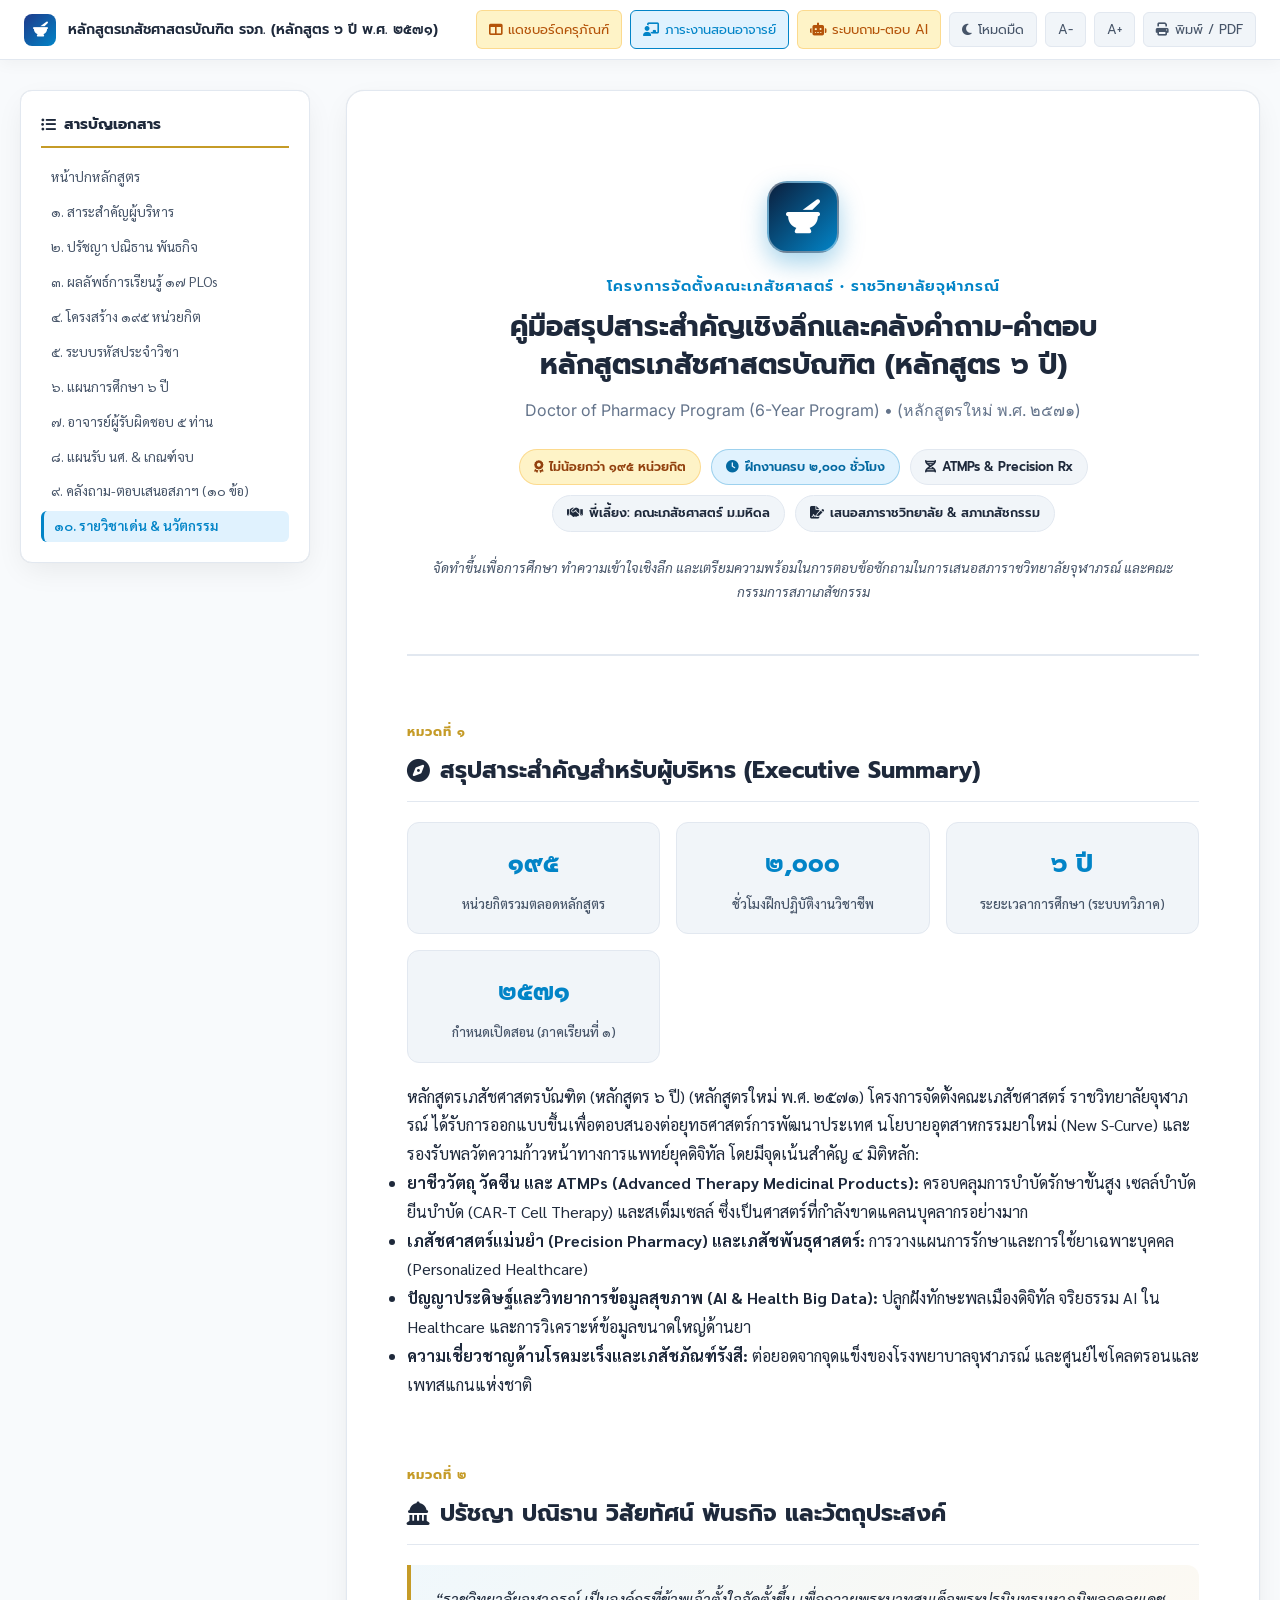
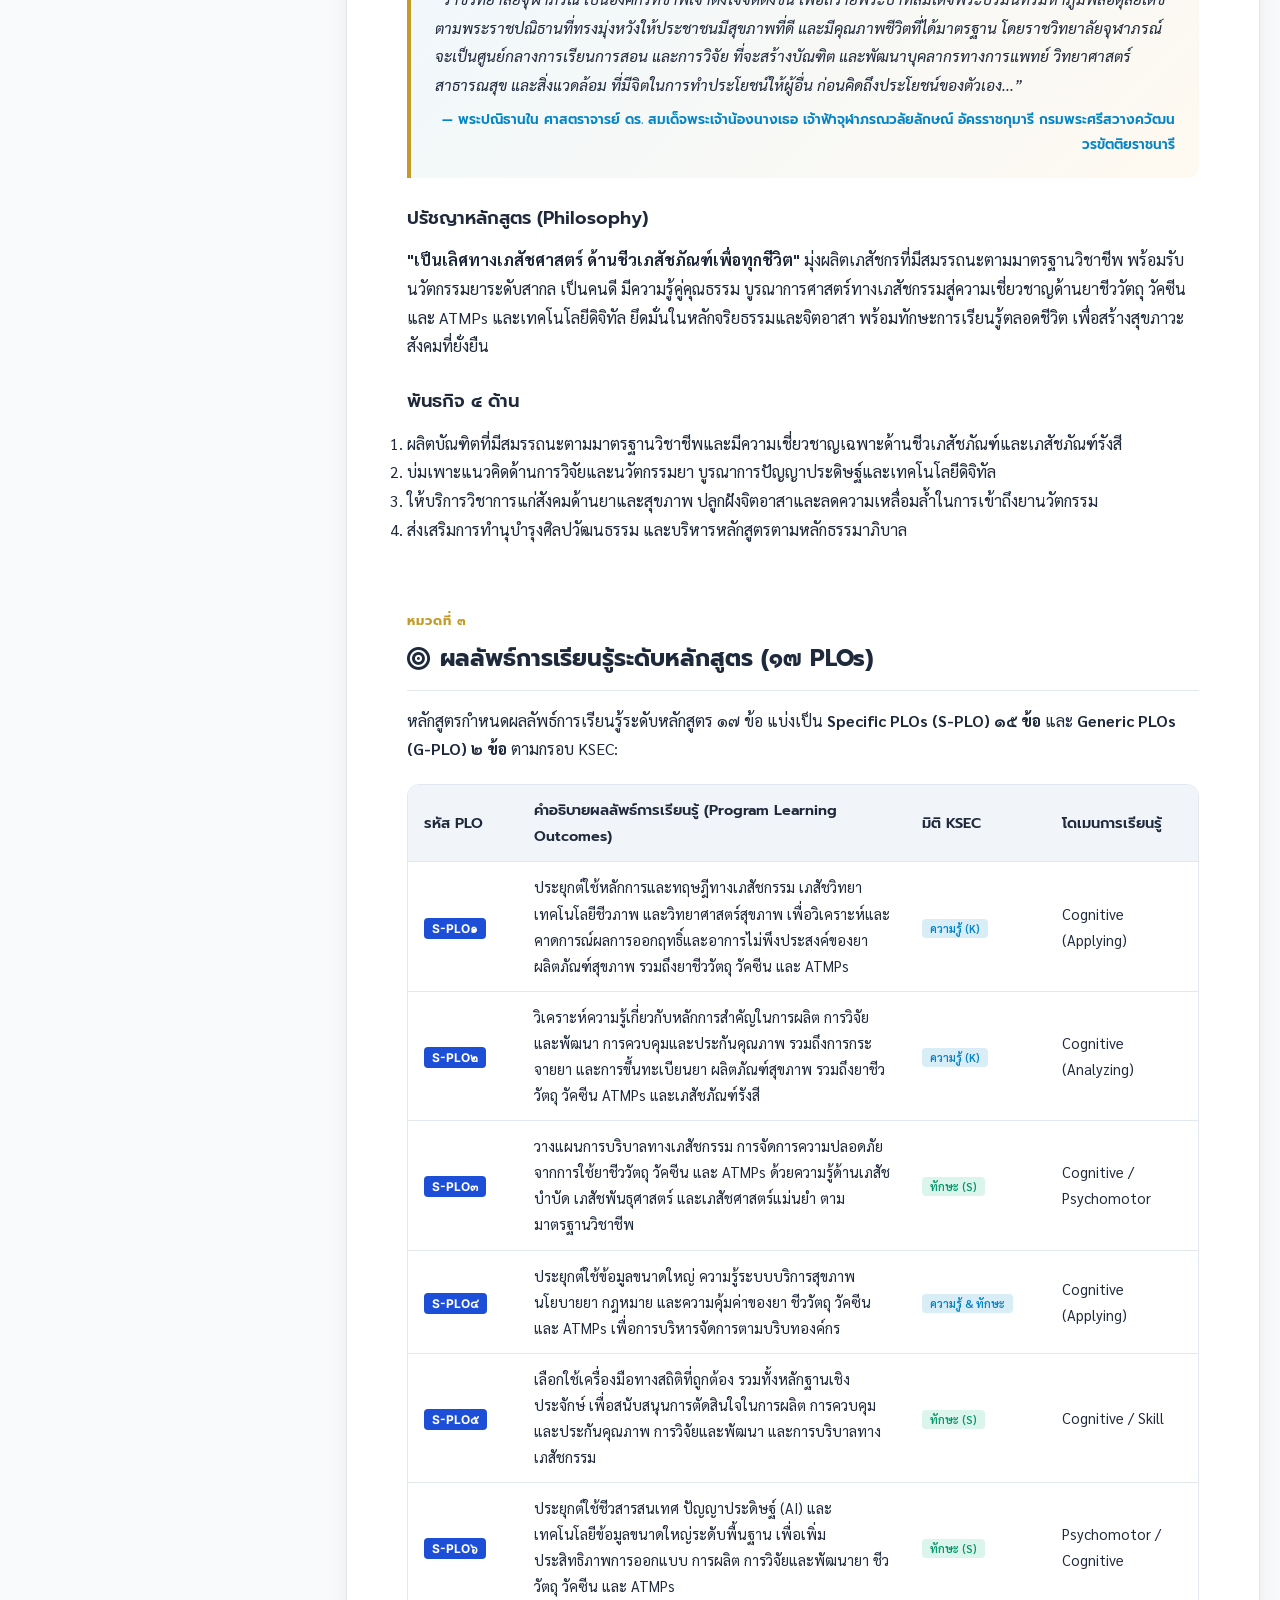
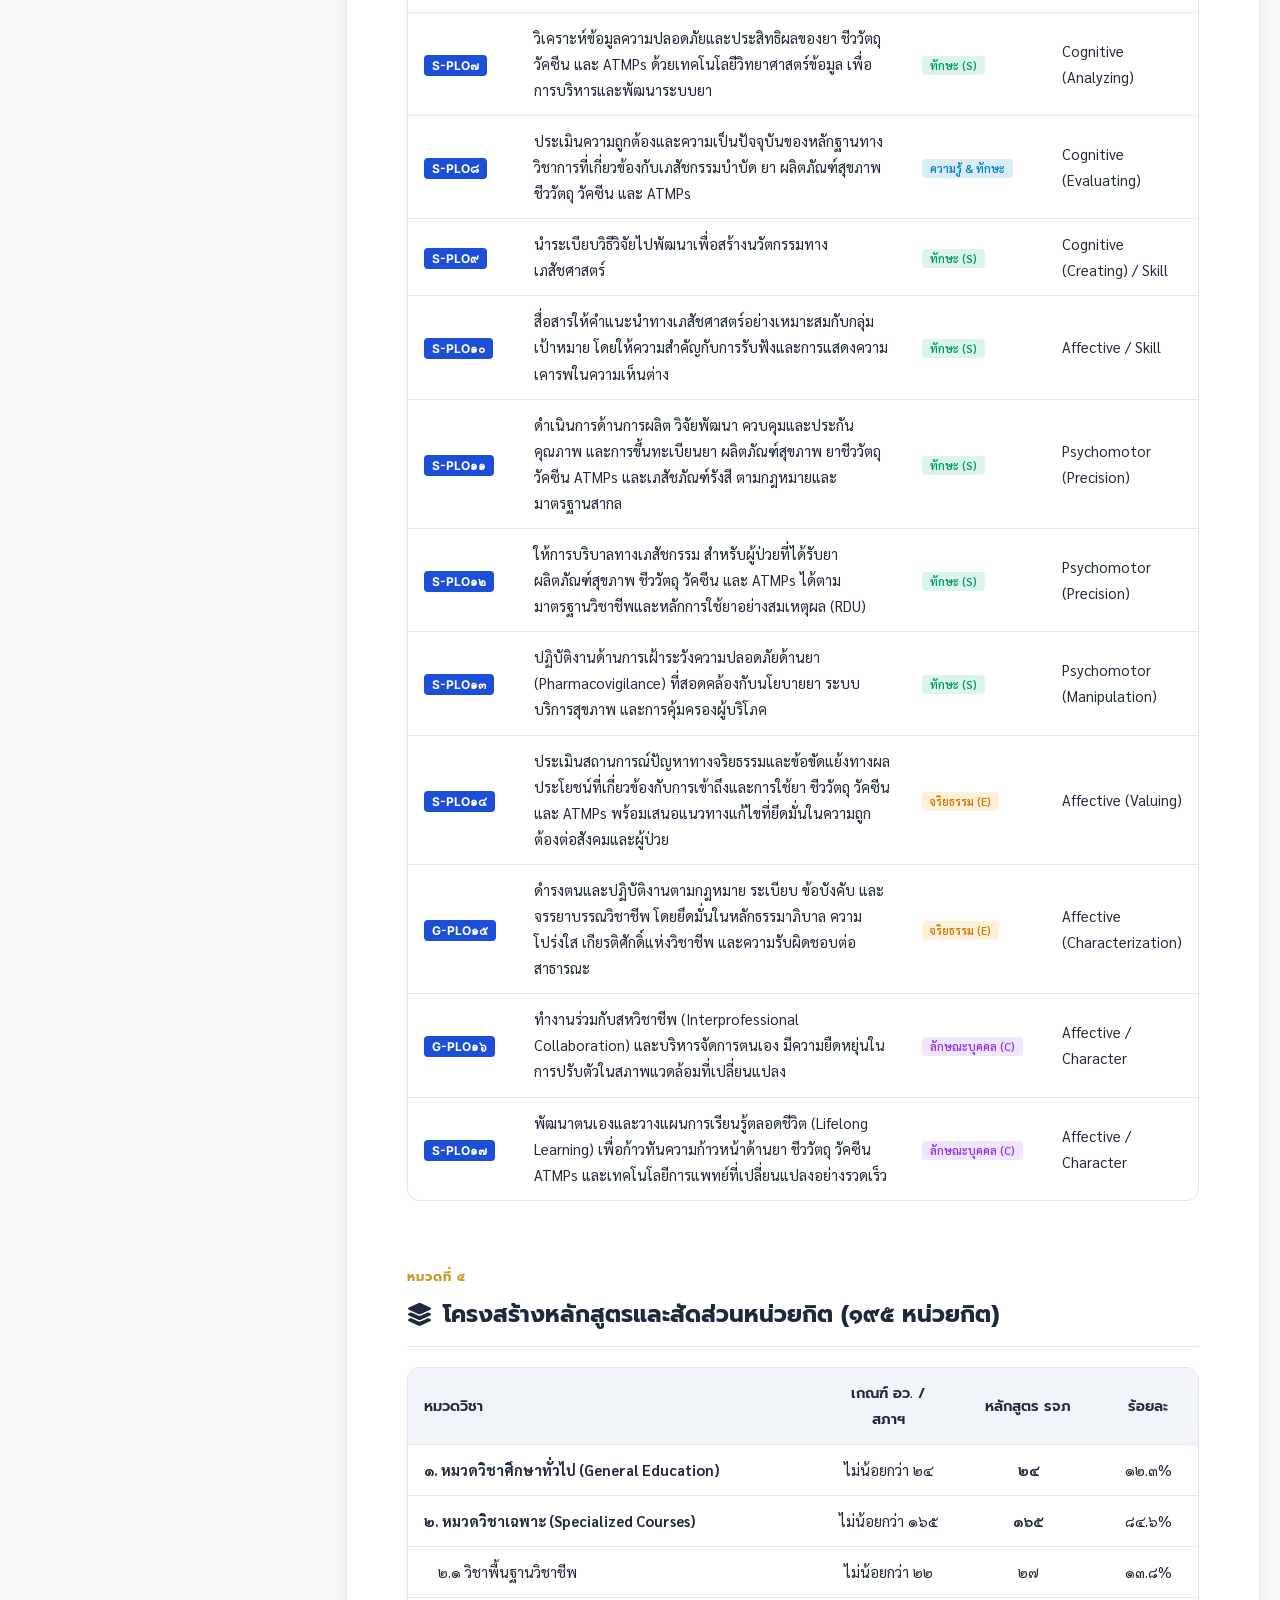
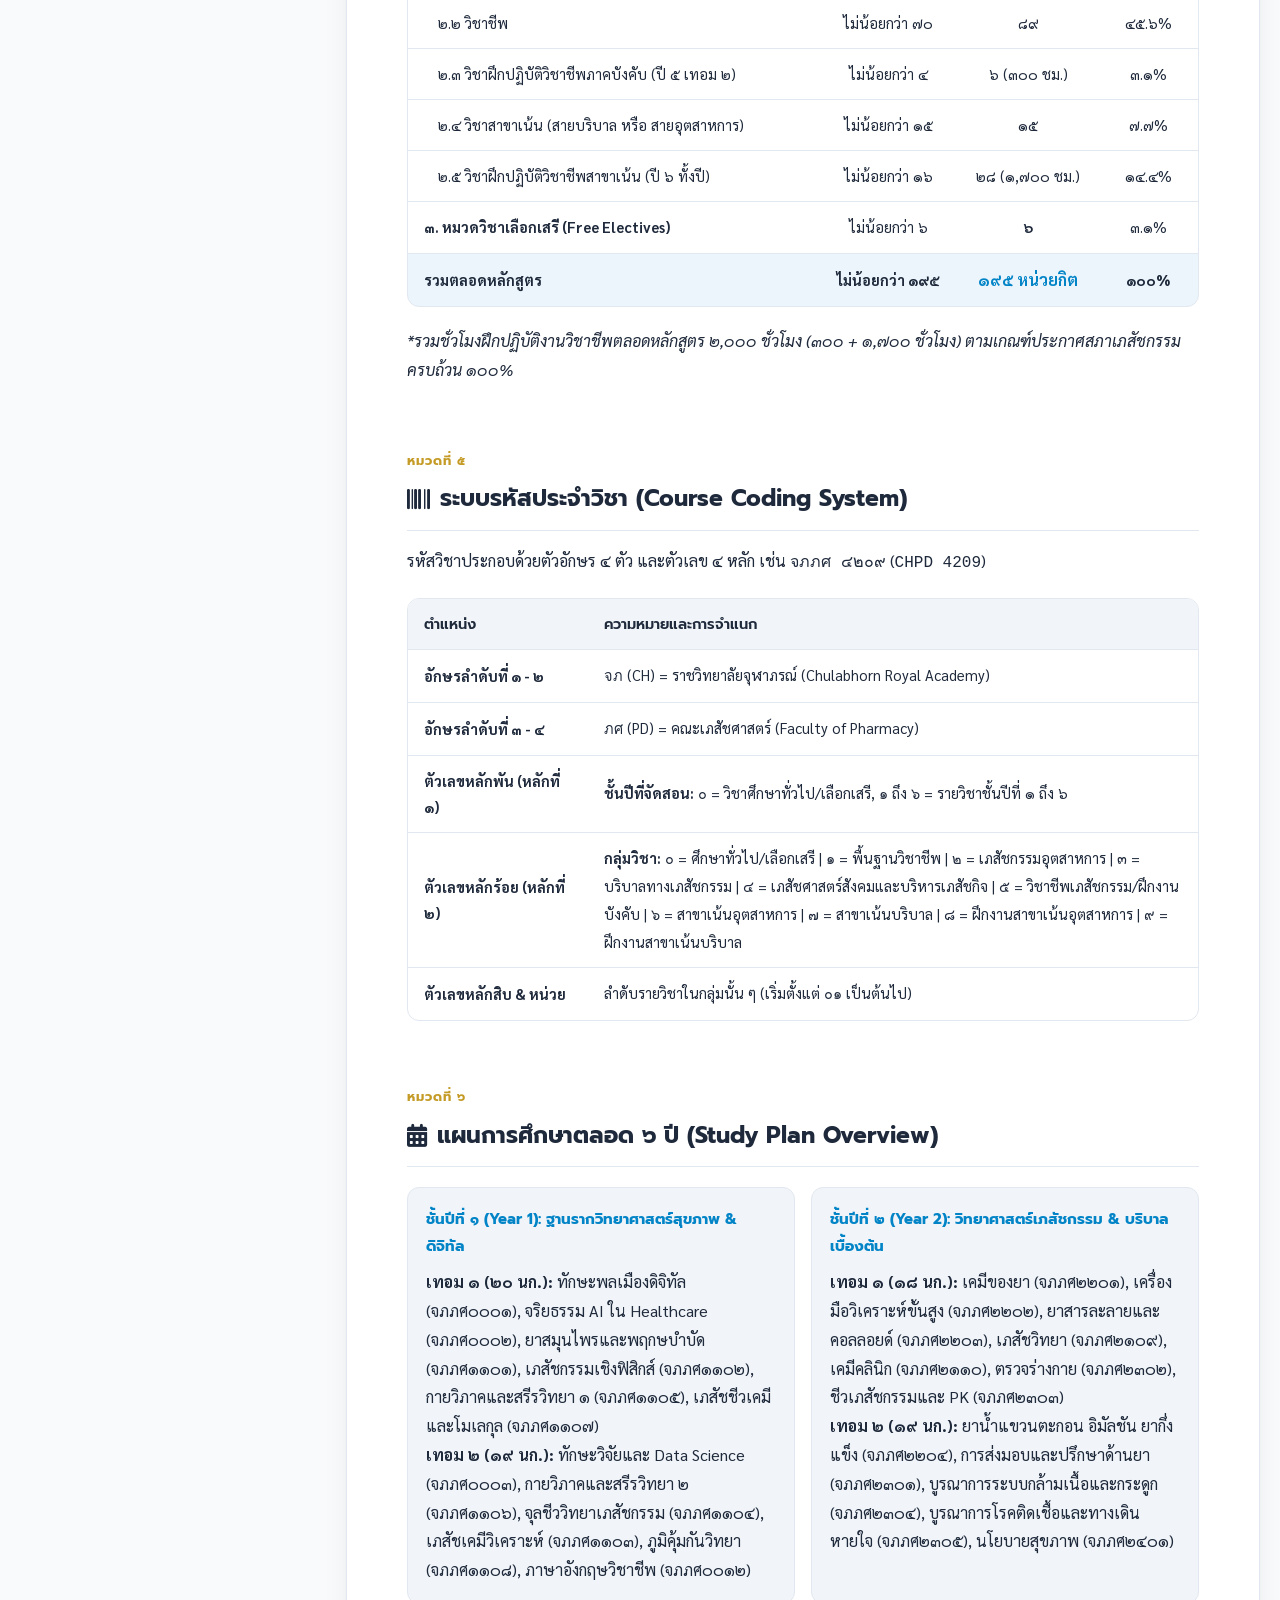
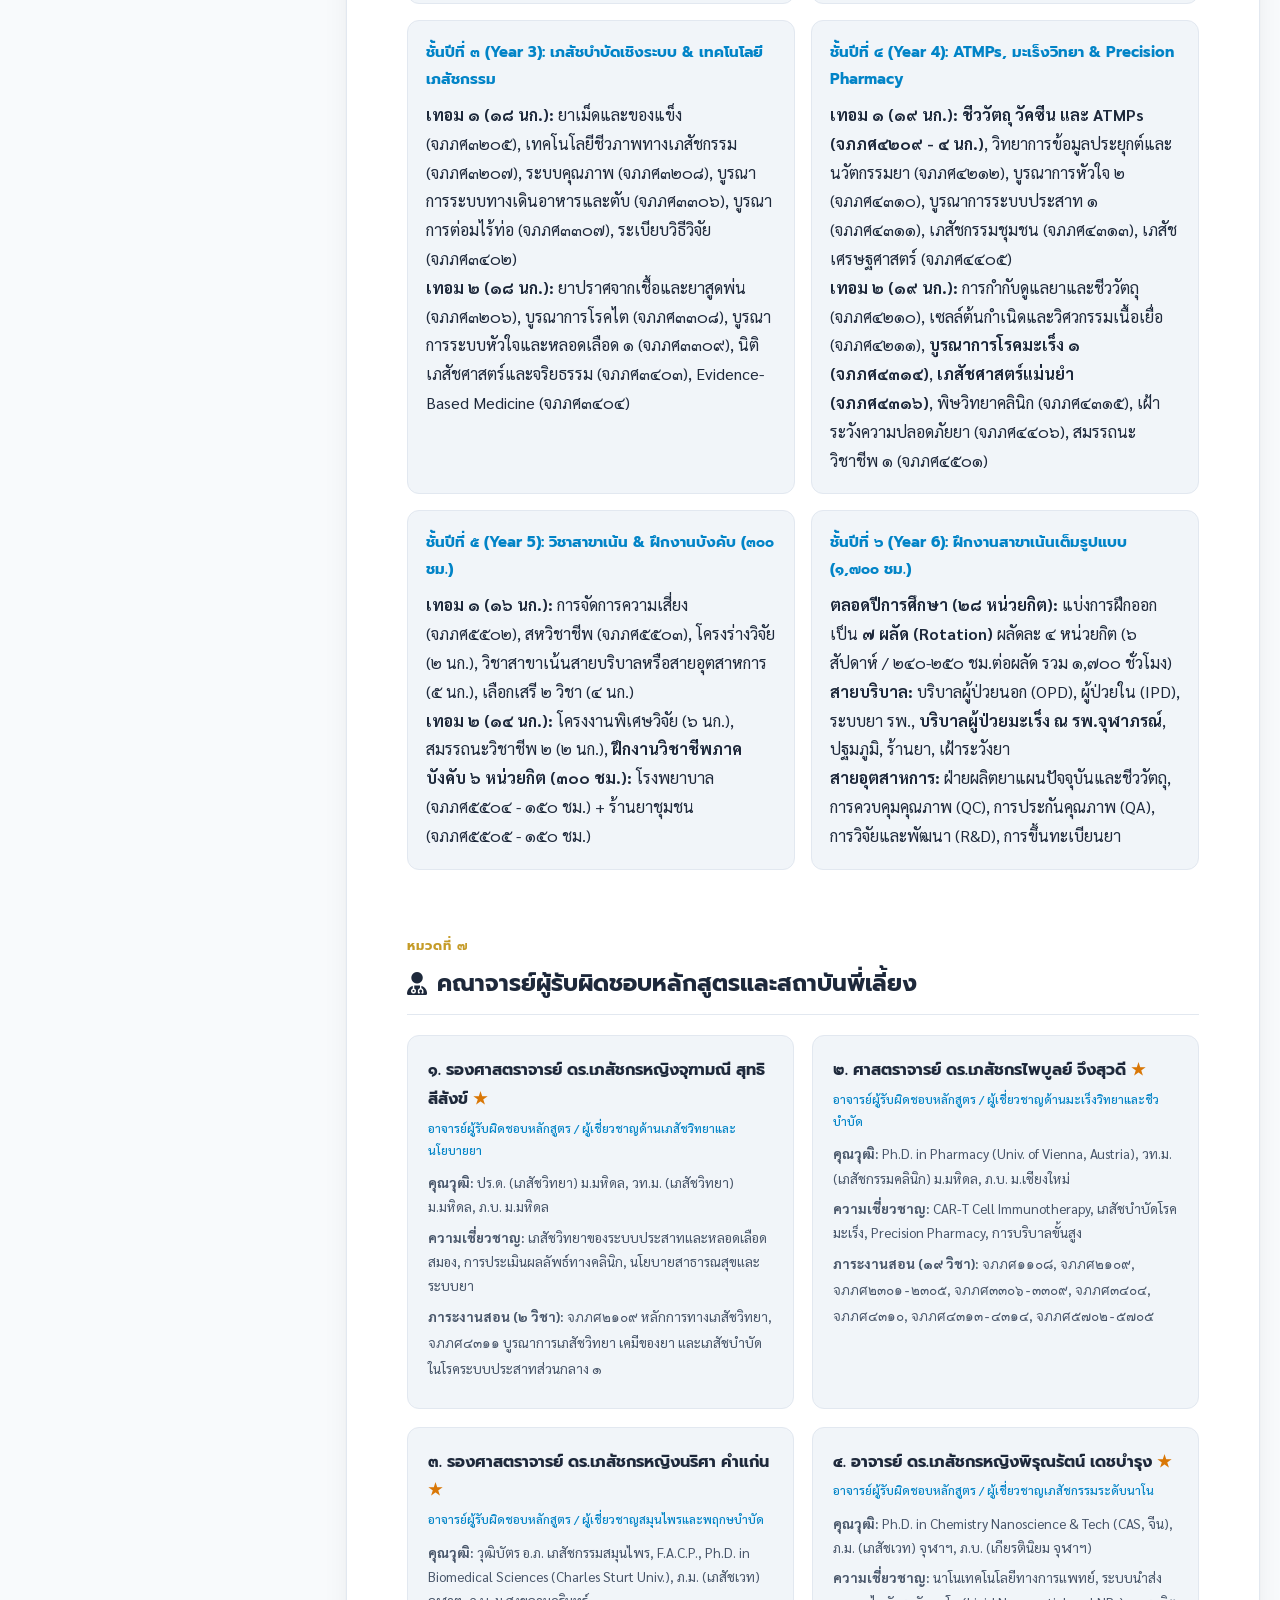
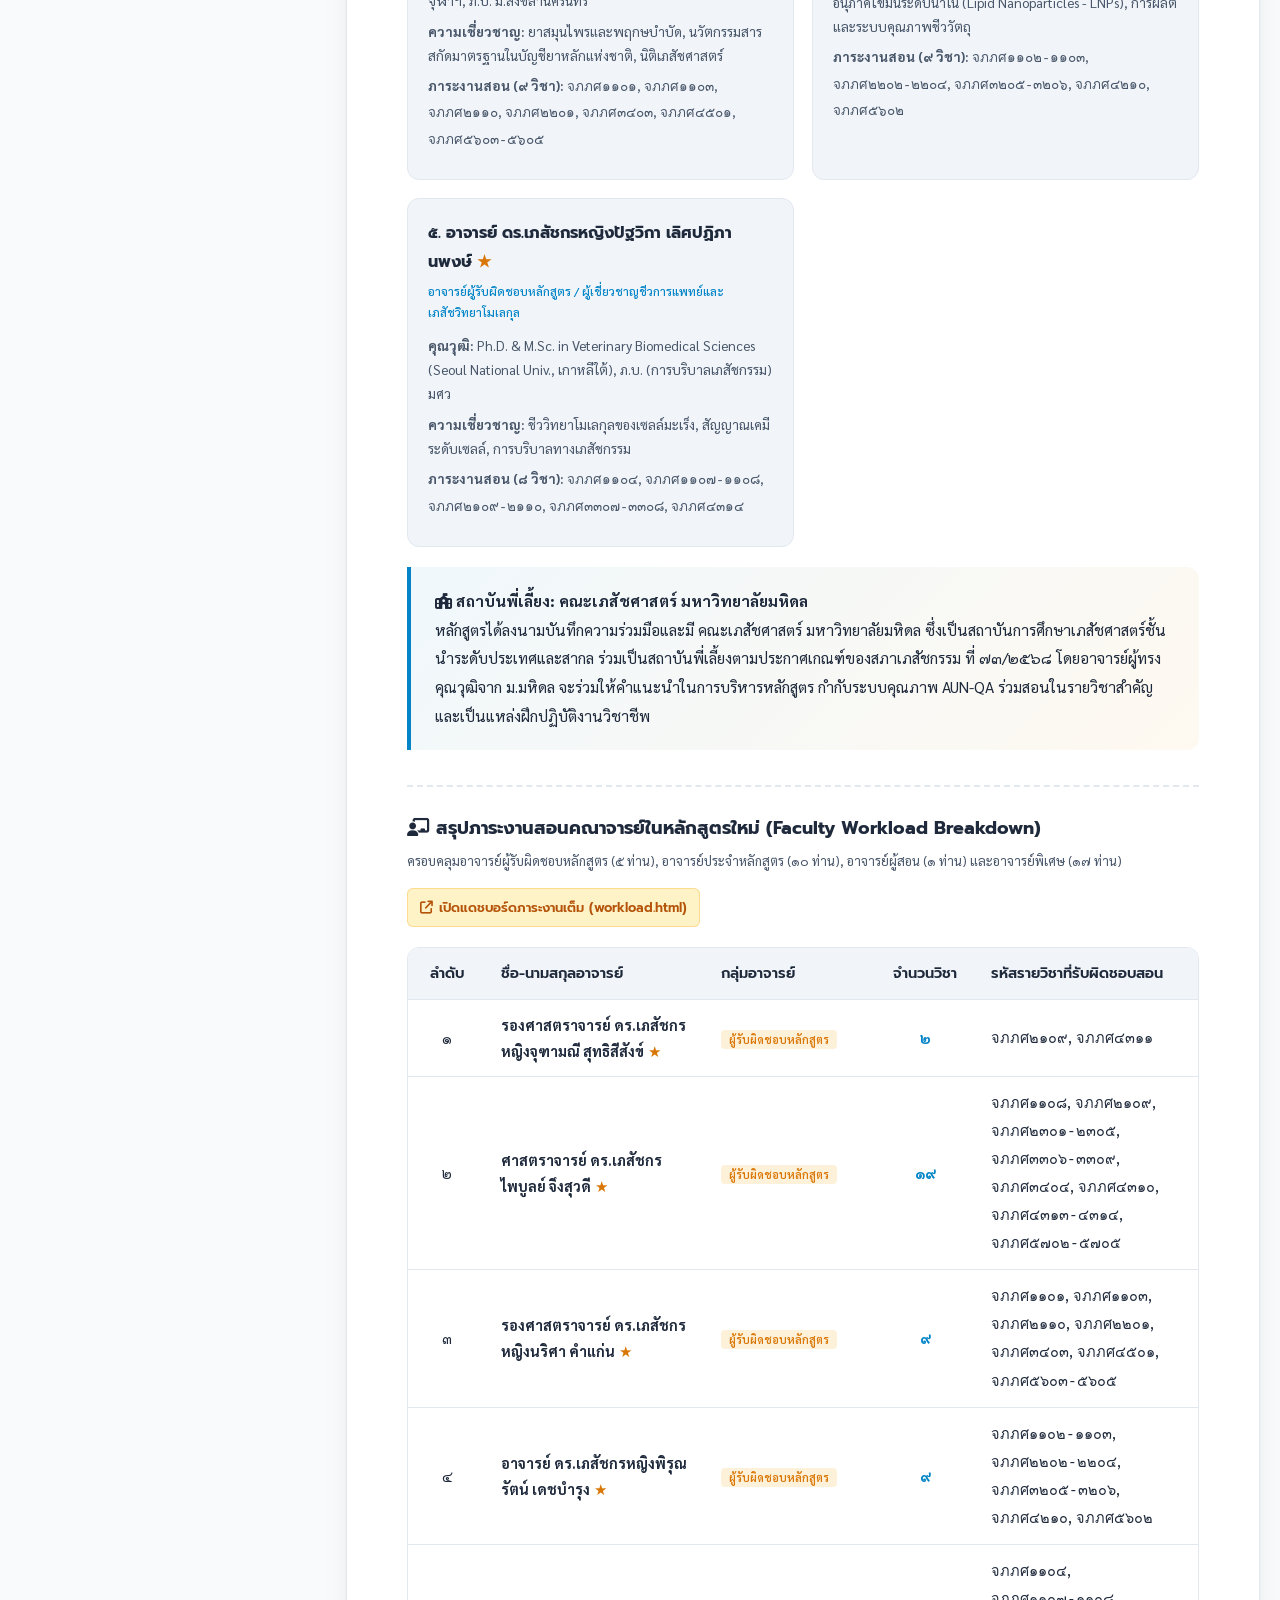
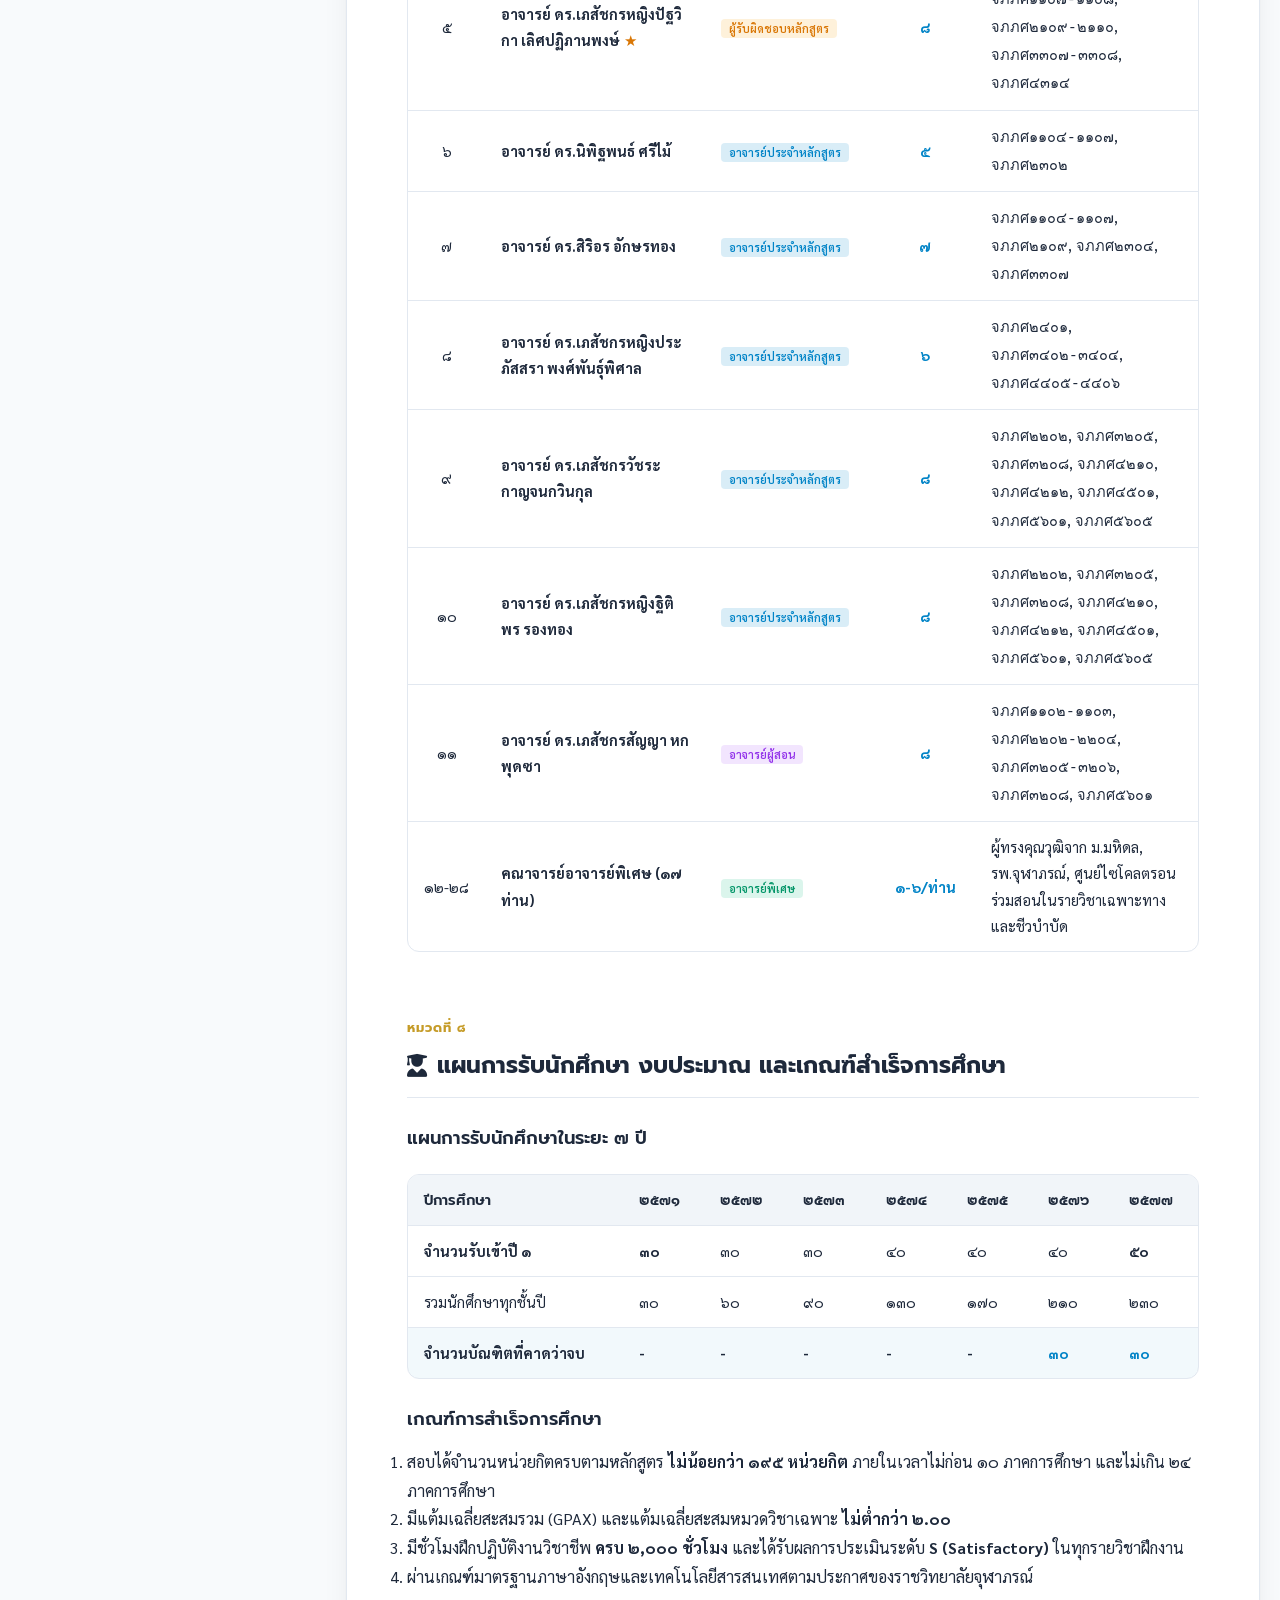
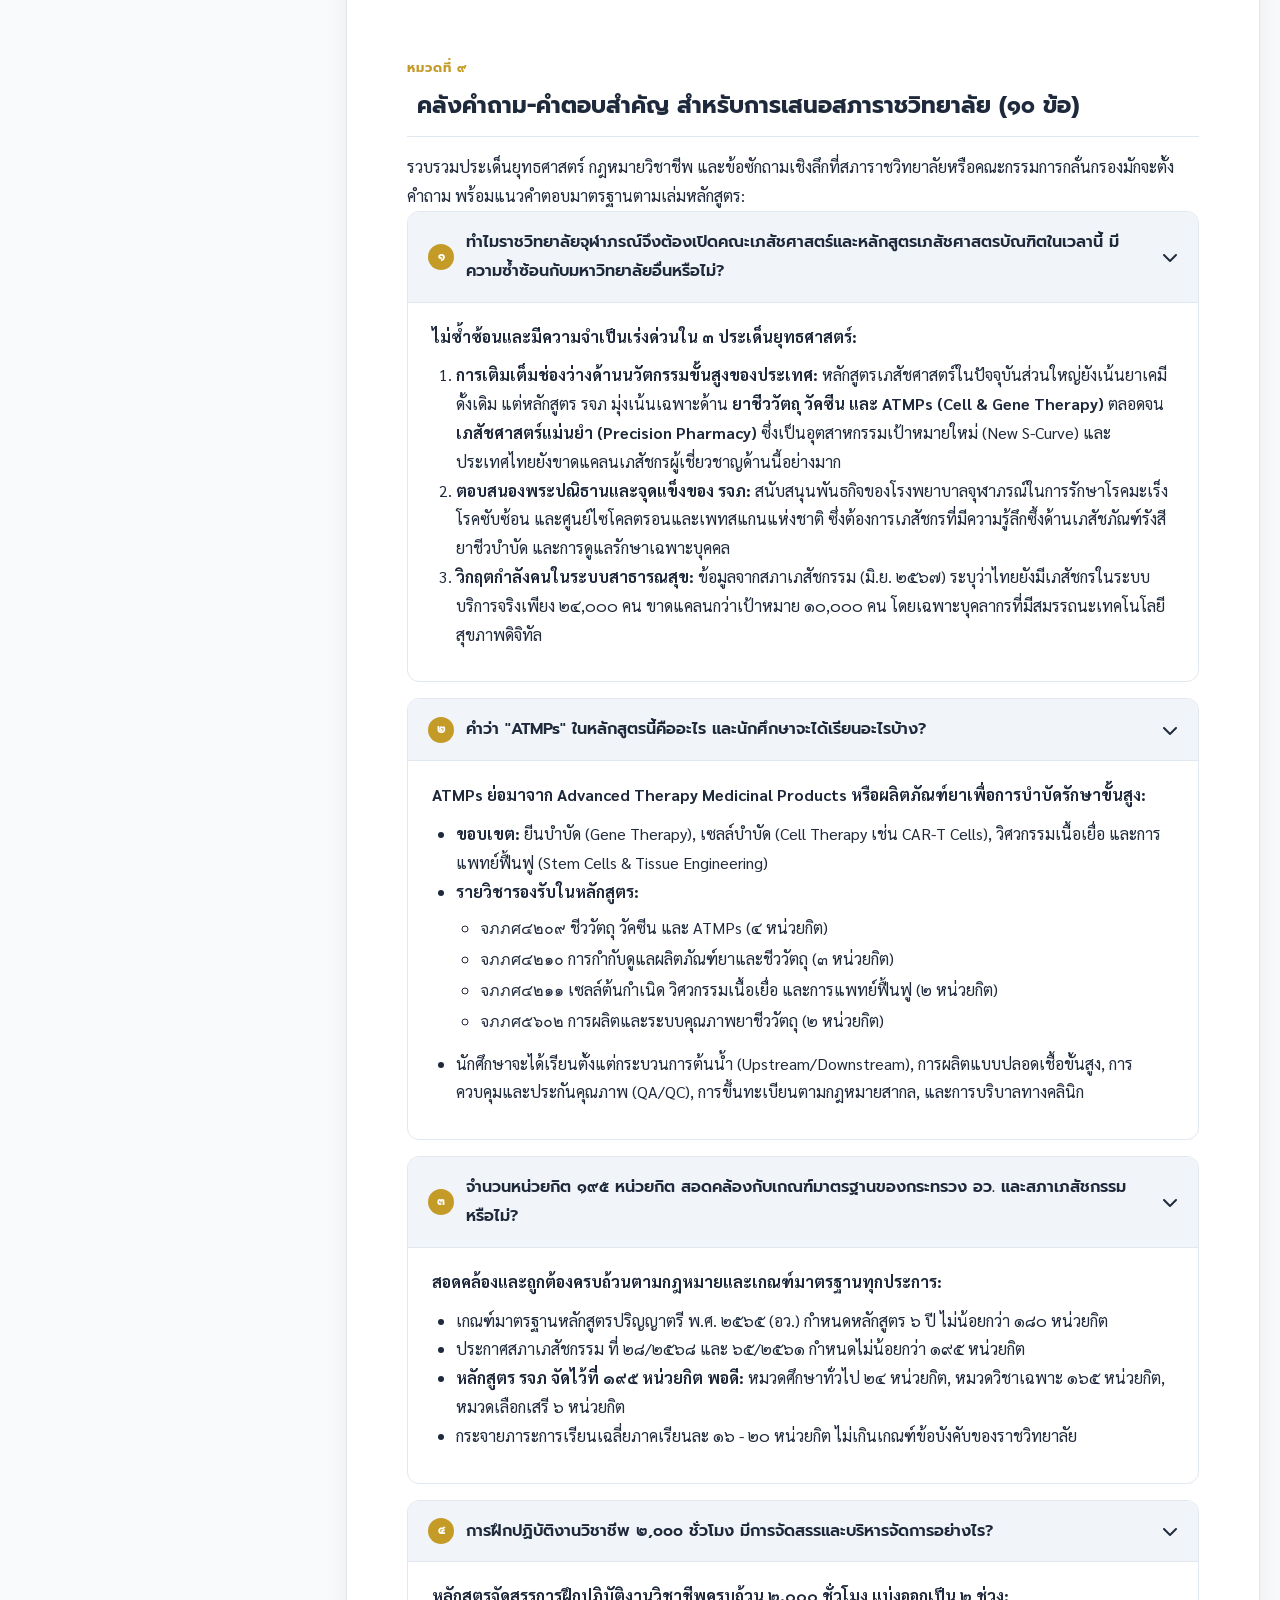
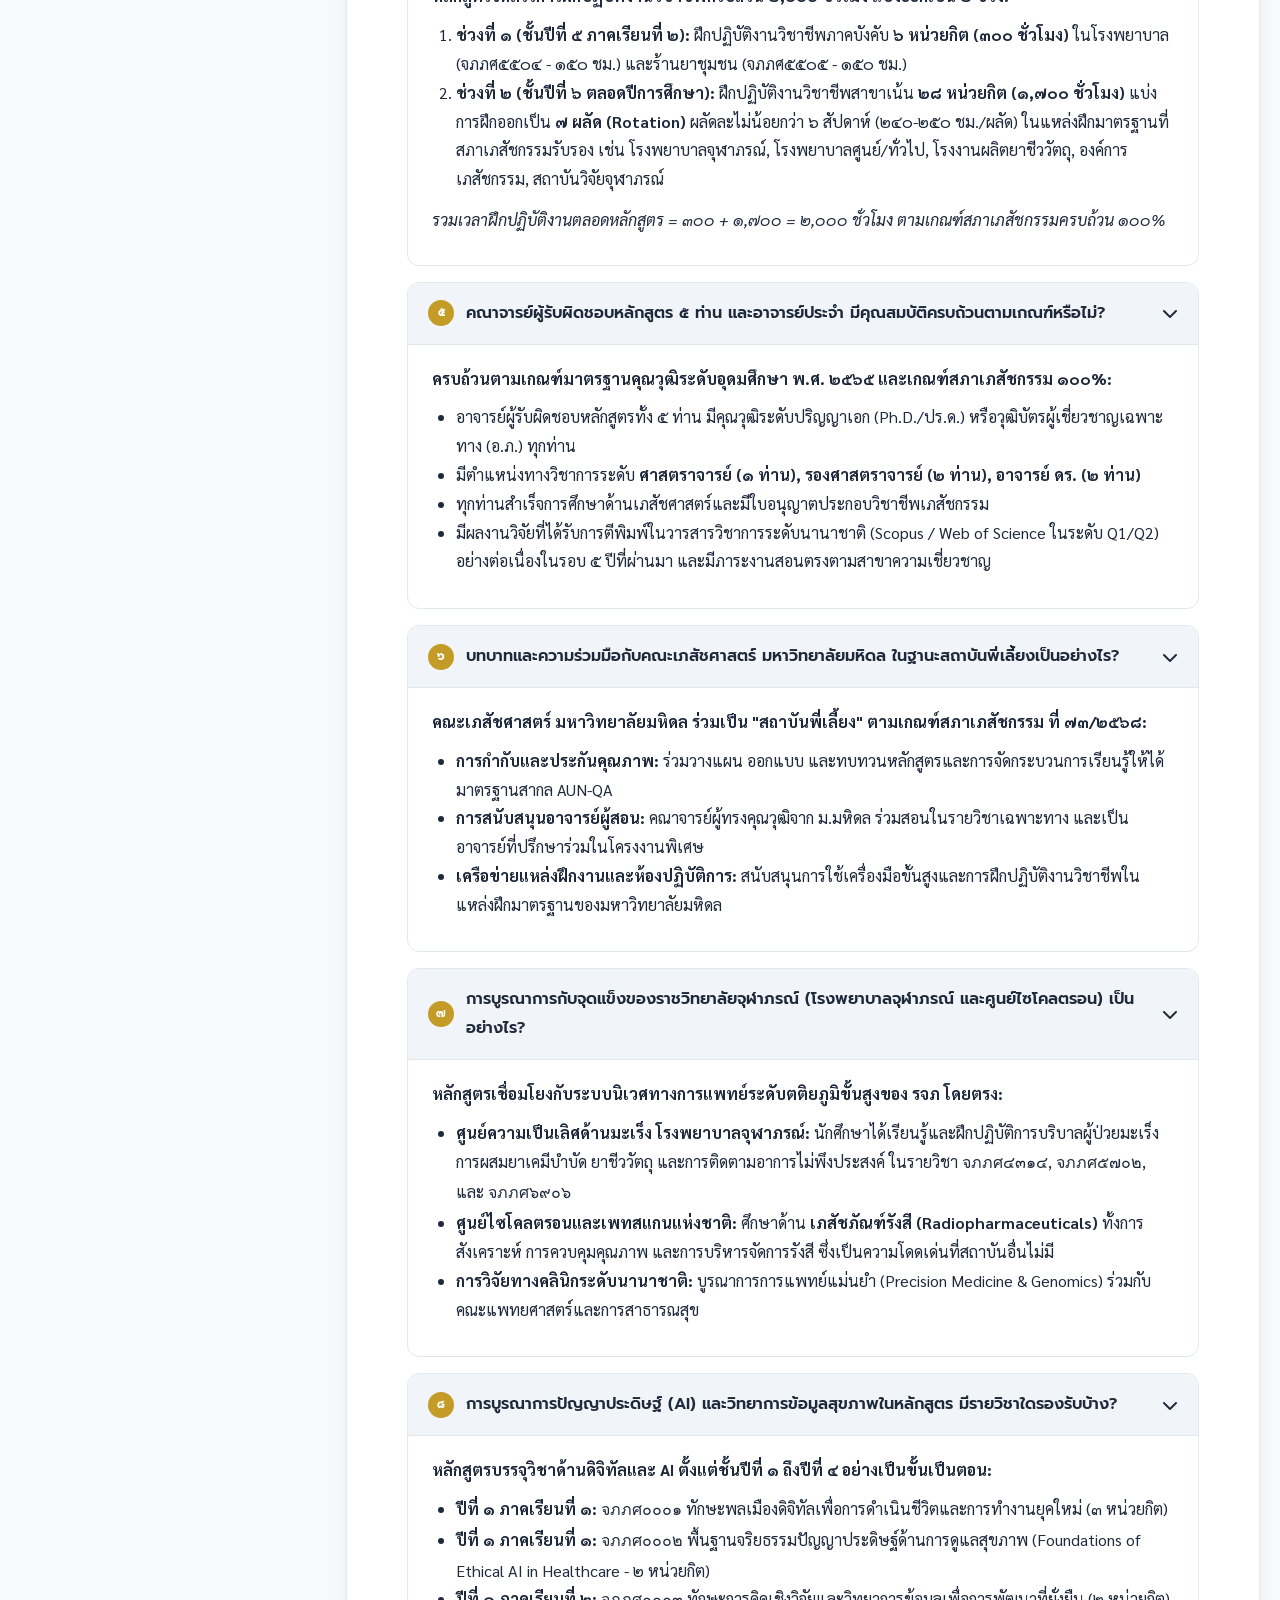
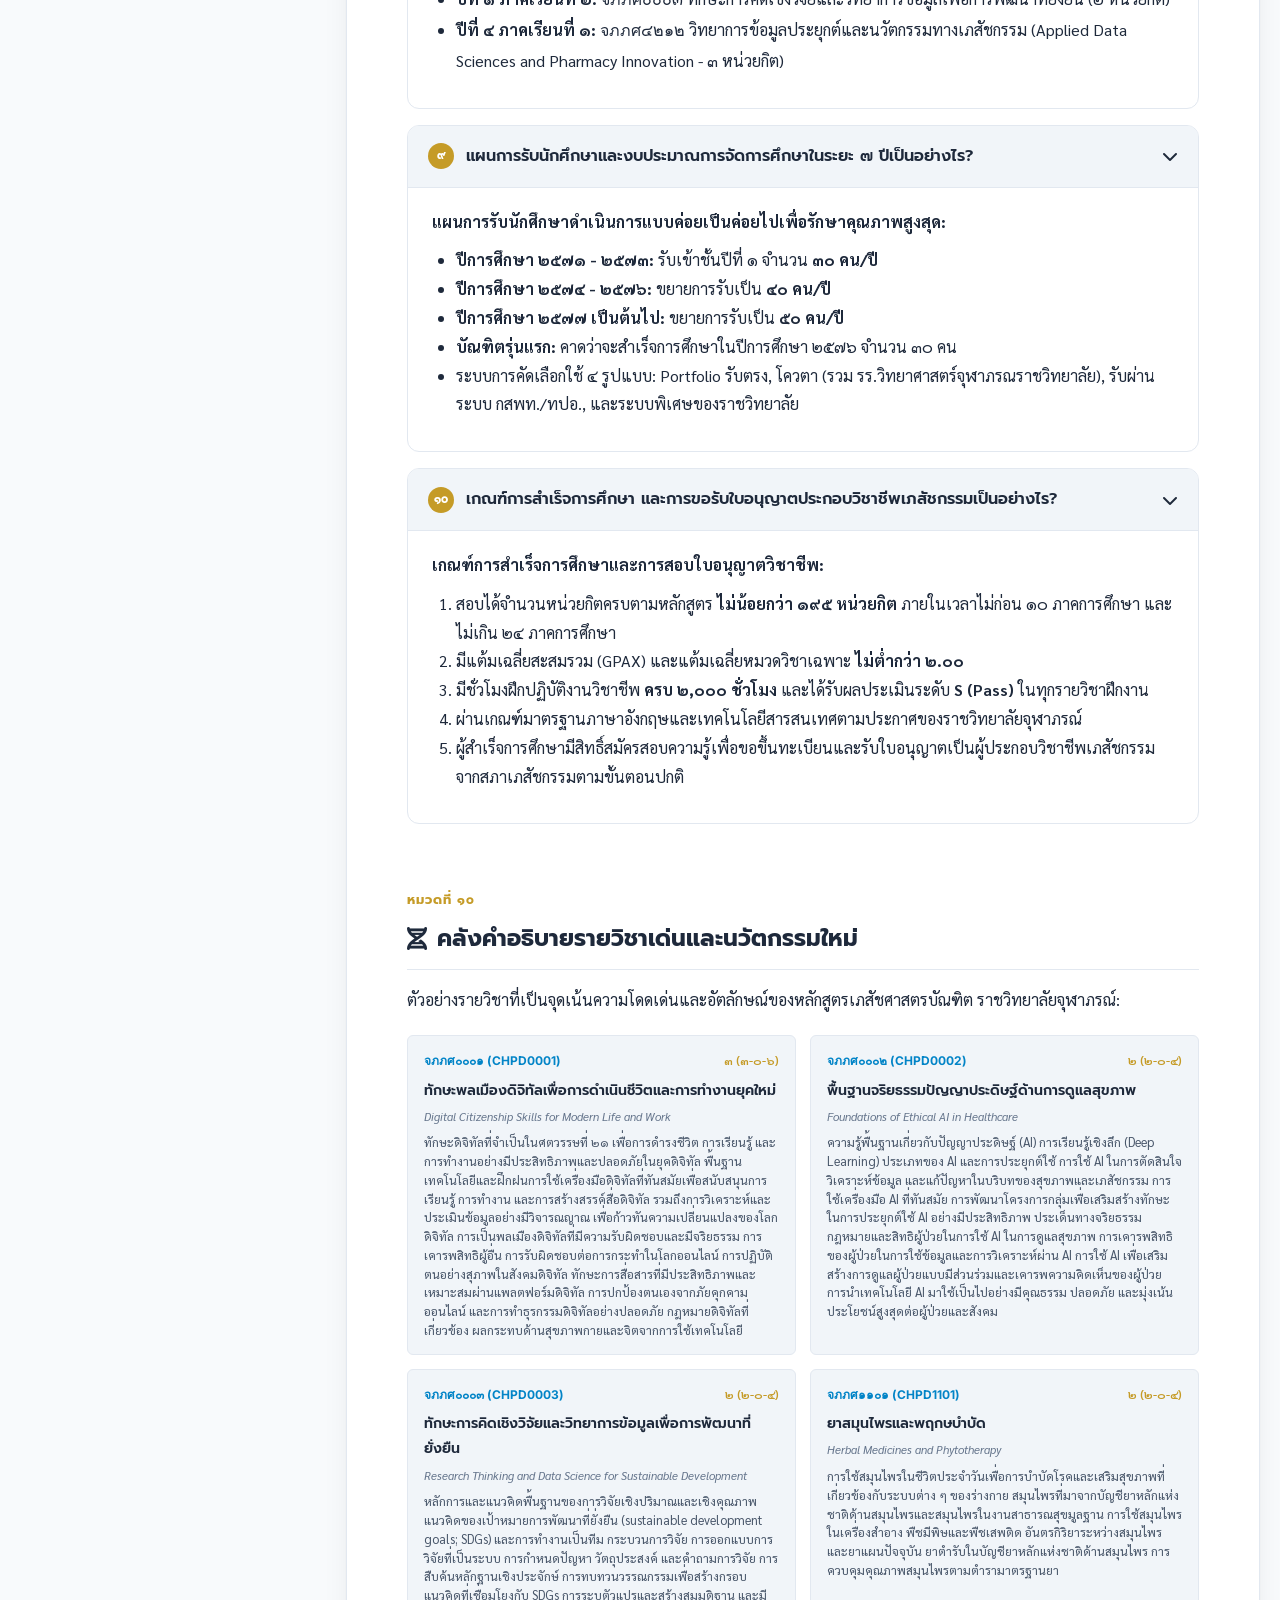
<file: booklet.html>
<!DOCTYPE html>
<html lang="th">
<head>
  <meta charset="UTF-8">
  <meta name="viewport" content="width=device-width, initial-scale=1.0">
  <title>คู่มือสรุปสาระสำคัญและคลังถาม-ตอบ หลักสูตรเภสัชศาสตรบัณฑิต รจภ. (พ.ศ. ๒๕๗๑)</title>
  <meta name="description" content="เล่มคู่มือสรุปสาระสำคัญเชิงลึกและคลังคำถาม-คำตอบ หลักสูตรเภสัชศาสตรบัณฑิต (หลักสูตร ๖ ปี) (หลักสูตรใหม่ พ.ศ. ๒๕๗๑) โครงการจัดตั้งคณะเภสัชศาสตร์ ราชวิทยาลัยจุฬาภรณ์">
  <link rel="preconnect" href="https://fonts.googleapis.com">
  <link rel="preconnect" href="https://fonts.gstatic.com" crossorigin>
  <link href="https://fonts.googleapis.com/css2?family=Inter:wght@400;500;600;700&family=Prompt:wght@300;400;500;600;700&family=Sarabun:ital,wght@0,300;0,400;0,500;0,600;0,700;1,400&display=swap" rel="stylesheet">
  <link rel="stylesheet" href="https://cdnjs.cloudflare.com/ajax/libs/font-awesome/6.5.1/css/all.min.css">
  
  <style>
    /* ==========================================================================
       Executive Digital Booklet Stylesheet
       ========================================================================== */
    :root {
      --primary-navy: #0b1f3d;
      --secondary-navy: #132a4e;
      --accent-royal: #1d4ed8;
      --accent-gold: #c59b27;
      --accent-gold-light: #fef3c7;
      --accent-cyan: #0284c7;
      --accent-cyan-light: #e0f2fe;
      
      --text-main: #1e293b;
      --text-muted: #475569;
      --text-light: #64748b;
      --bg-body: #f8fafc;
      --bg-paper: #ffffff;
      --bg-tint: #f1f5f9;
      --border-color: #e2e8f0;
      --border-accent: #cbd5e1;
      
      --font-heading: 'Prompt', sans-serif;
      --font-body: 'Sarabun', sans-serif;
      --font-mono: 'Inter', monospace;
      --font-size-base: 16px;
      --shadow-paper: 0 10px 30px -5px rgba(0, 0, 0, 0.08), 0 0 1px rgba(0,0,0,0.1);
      --radius-sm: 6px;
      --radius-md: 12px;
      --radius-lg: 18px;
    }

    /* Dark Mode Theme */
    body.theme-dark {
      --primary-navy: #070d18;
      --secondary-navy: #0e1726;
      --accent-royal: #3b82f6;
      --accent-gold: #fbbf24;
      --accent-gold-light: rgba(245, 158, 11, 0.15);
      --accent-cyan: #38bdf8;
      --accent-cyan-light: rgba(2, 132, 199, 0.15);
      
      --text-main: #f1f5f9;
      --text-muted: #cbd5e1;
      --text-light: #94a3b8;
      --bg-body: #050912;
      --bg-paper: #0b1528;
      --bg-tint: #101f3b;
      --border-color: rgba(255, 255, 255, 0.1);
      --border-accent: rgba(255, 255, 255, 0.18);
      --shadow-paper: 0 10px 30px rgba(0, 0, 0, 0.5);
    }

    * {
      margin: 0;
      padding: 0;
      box-sizing: border-box;
    }

    html {
      scroll-behavior: smooth;
      font-size: var(--font-size-base);
    }

    body {
      font-family: var(--font-body);
      background-color: var(--bg-body);
      color: var(--text-main);
      line-height: 1.8;
      font-size: 1rem;
      transition: background-color 0.3s ease, color 0.3s ease;
      position: relative;
    }

    /* Progress bar */
    #reading-progress {
      position: fixed;
      top: 0;
      left: 0;
      height: 4px;
      background: linear-gradient(90deg, #0284c7, #c59b27, #1d4ed8);
      width: 0%;
      z-index: 9999;
      transition: width 0.1s;
    }

    /* Sticky Reading Control Toolbar */
    .reading-toolbar {
      position: sticky;
      top: 0;
      z-index: 1000;
      background: var(--bg-paper);
      border-bottom: 1px solid var(--border-color);
      box-shadow: 0 4px 15px rgba(0,0,0,0.04);
      padding: 10px 24px;
      display: flex;
      align-items: center;
      justify-content: space-between;
      gap: 16px;
      backdrop-filter: blur(10px);
    }

    .toolbar-brand {
      display: flex;
      align-items: center;
      gap: 12px;
      font-family: var(--font-heading);
      font-size: 14px;
      font-weight: 600;
      color: var(--text-main);
    }

    .cra-seal-mini {
      width: 32px;
      height: 32px;
      border-radius: 8px;
      background: linear-gradient(135deg, #1e3a8a, #0284c7);
      color: #fff;
      display: flex;
      align-items: center;
      justify-content: center;
      font-size: 15px;
    }

    .toolbar-actions {
      display: flex;
      align-items: center;
      gap: 8px;
    }

    .t-btn {
      background: var(--bg-tint);
      border: 1px solid var(--border-color);
      color: var(--text-muted);
      padding: 7px 12px;
      border-radius: var(--radius-sm);
      font-size: 13px;
      font-family: var(--font-heading);
      cursor: pointer;
      display: flex;
      align-items: center;
      gap: 6px;
      transition: all 0.2s ease;
      text-decoration: none;
    }

    .t-btn:hover {
      background: var(--accent-cyan-light);
      color: var(--accent-cyan);
      border-color: var(--accent-cyan);
    }

    .t-btn.btn-gold {
      background: var(--accent-gold-light);
      color: #b45309;
      border-color: rgba(245, 158, 11, 0.3);
    }
    body.theme-dark .t-btn.btn-gold {
      color: #fbbf24;
    }

    /* Main Container & Layout */
    .booklet-layout {
      max-width: 1280px;
      margin: 30px auto 60px auto;
      padding: 0 20px;
      display: grid;
      grid-template-columns: 290px 1fr;
      gap: 36px;
      align-items: start;
    }

    /* Sticky Sidebar Navigation */
    .booklet-sidebar {
      position: sticky;
      top: 70px;
      background: var(--bg-paper);
      border: 1px solid var(--border-color);
      border-radius: var(--radius-md);
      padding: 20px;
      box-shadow: var(--shadow-paper);
      max-height: calc(100vh - 90px);
      overflow-y: auto;
    }

    .toc-title {
      font-family: var(--font-heading);
      font-size: 15px;
      font-weight: 700;
      color: var(--text-main);
      margin-bottom: 14px;
      padding-bottom: 8px;
      border-bottom: 2px solid var(--accent-gold);
      display: flex;
      align-items: center;
      gap: 8px;
    }

    .toc-menu {
      list-style: none;
      display: flex;
      flex-direction: column;
      gap: 4px;
    }

    .toc-menu a {
      display: block;
      color: var(--text-muted);
      text-decoration: none;
      padding: 6px 10px;
      border-radius: var(--radius-sm);
      font-size: 13.5px;
      transition: all 0.2s ease;
      line-height: 1.4;
    }

    .toc-menu a:hover {
      background: var(--bg-tint);
      color: var(--accent-cyan);
      padding-left: 14px;
    }

    .toc-menu a.active {
      background: var(--accent-cyan-light);
      color: var(--accent-cyan);
      font-weight: 600;
      border-left: 3px solid var(--accent-cyan);
    }

    /* Main Paper Body */
    .booklet-paper {
      background: var(--bg-paper);
      border: 1px solid var(--border-color);
      border-radius: var(--radius-lg);
      padding: 50px 60px;
      box-shadow: var(--shadow-paper);
    }

    /* Cover Section */
    .booklet-cover {
      text-align: center;
      padding: 40px 20px 50px 20px;
      border-bottom: 2px solid var(--border-color);
      margin-bottom: 45px;
      position: relative;
    }

    .cover-royal-badge {
      width: 72px;
      height: 72px;
      margin: 0 auto 20px auto;
      border-radius: 20px;
      background: linear-gradient(135deg, #0b1f3d, #0284c7);
      color: #fff;
      display: flex;
      align-items: center;
      justify-content: center;
      font-size: 34px;
      box-shadow: 0 10px 25px rgba(2, 132, 199, 0.35);
      border: 2px solid rgba(255, 255, 255, 0.4);
    }

    .cover-inst {
      font-family: var(--font-heading);
      font-size: 15px;
      font-weight: 600;
      color: var(--accent-cyan);
      text-transform: uppercase;
      letter-spacing: 1px;
      margin-bottom: 8px;
    }

    .cover-title {
      font-family: var(--font-heading);
      font-size: 28px;
      font-weight: 700;
      color: var(--text-main);
      line-height: 1.35;
      margin-bottom: 12px;
    }

    .cover-title-en {
      font-family: var(--font-mono);
      font-size: 16px;
      color: var(--text-light);
      margin-bottom: 24px;
    }

    .cover-pills {
      display: flex;
      justify-content: center;
      flex-wrap: wrap;
      gap: 10px;
      margin-bottom: 24px;
    }

    .cpill {
      font-family: var(--font-heading);
      font-size: 12.5px;
      font-weight: 600;
      padding: 6px 14px;
      border-radius: 20px;
      border: 1px solid var(--border-color);
      background: var(--bg-tint);
      color: var(--text-main);
      display: flex;
      align-items: center;
      gap: 6px;
    }

    .cpill-gold {
      background: var(--accent-gold-light);
      color: #92400e;
      border-color: rgba(245, 158, 11, 0.3);
    }
    body.theme-dark .cpill-gold { color: #fbbf24; }

    .cpill-blue {
      background: var(--accent-cyan-light);
      color: #0369a1;
      border-color: rgba(2, 132, 199, 0.3);
    }
    body.theme-dark .cpill-blue { color: #38bdf8; }

    .cover-note {
      font-size: 13.5px;
      color: var(--text-muted);
      font-style: italic;
    }

    /* Section Headings */
    .section-block {
      margin-bottom: 45px;
      padding-top: 15px;
    }

    .sec-num {
      display: inline-block;
      font-family: var(--font-heading);
      font-size: 13px;
      font-weight: 700;
      color: var(--accent-gold);
      text-transform: uppercase;
      letter-spacing: 1px;
      margin-bottom: 6px;
    }

    h2.sec-heading {
      font-family: var(--font-heading);
      font-size: 23px;
      font-weight: 700;
      color: var(--text-main);
      margin-bottom: 16px;
      padding-bottom: 10px;
      border-bottom: 1px solid var(--border-color);
      display: flex;
      align-items: center;
      gap: 10px;
    }

    h3.sub-heading {
      font-family: var(--font-heading);
      font-size: 18px;
      font-weight: 600;
      color: var(--text-main);
      margin: 24px 0 12px 0;
    }

    /* Quotes and Royal Decree Callouts */
    .royal-quote-box {
      background: linear-gradient(135deg, rgba(2, 132, 199, 0.06), rgba(245, 158, 11, 0.06));
      border-left: 4px solid var(--accent-gold);
      border-radius: 0 var(--radius-md) var(--radius-md) 0;
      padding: 20px 24px;
      margin: 20px 0;
      font-size: 15.5px;
      color: var(--text-main);
      line-height: 1.85;
      font-style: italic;
    }

    .quote-author {
      font-style: normal;
      font-family: var(--font-heading);
      font-size: 13.5px;
      font-weight: 600;
      color: var(--accent-cyan);
      margin-top: 8px;
      text-align: right;
    }

    /* Summary Metric Grid */
    .metric-grid {
      display: grid;
      grid-template-columns: repeat(auto-fit, minmax(220px, 1fr));
      gap: 16px;
      margin: 20px 0;
    }

    .metric-card {
      background: var(--bg-tint);
      border: 1px solid var(--border-color);
      border-radius: var(--radius-md);
      padding: 18px;
      text-align: center;
    }

    .metric-val {
      font-family: var(--font-heading);
      font-size: 26px;
      font-weight: 700;
      color: var(--accent-cyan);
      margin-bottom: 4px;
    }

    .metric-label {
      font-size: 13px;
      color: var(--text-muted);
      font-weight: 500;
    }

    /* Tables */
    .table-wrapper {
      overflow-x: auto;
      margin: 20px 0;
      border: 1px solid var(--border-color);
      border-radius: var(--radius-md);
    }

    table.doc-table {
      width: 100%;
      border-collapse: collapse;
      font-size: 14.5px;
    }

    table.doc-table th, table.doc-table td {
      padding: 12px 16px;
      border-bottom: 1px solid var(--border-color);
      text-align: left;
    }

    table.doc-table th {
      background: var(--bg-tint);
      font-family: var(--font-heading);
      font-weight: 600;
      color: var(--text-main);
    }

    table.doc-table tr:last-child td {
      border-bottom: none;
    }

    table.doc-table tr:hover td {
      background: rgba(2, 132, 199, 0.03);
    }

    /* PLO Badges */
    .badge-plo {
      font-family: var(--font-mono);
      font-size: 12px;
      font-weight: 700;
      color: #fff;
      background: var(--accent-royal);
      padding: 3px 8px;
      border-radius: 4px;
      white-space: nowrap;
    }

    .ksec-tag {
      font-size: 11px;
      font-weight: 600;
      padding: 2px 8px;
      border-radius: 4px;
    }

    .kt-k { background: rgba(2, 132, 199, 0.15); color: var(--accent-cyan); }
    .kt-s { background: rgba(16, 185, 129, 0.15); color: #059669; }
    .kt-e { background: rgba(245, 158, 11, 0.15); color: #d97706; }
    .kt-c { background: rgba(168, 85, 247, 0.15); color: #9333ea; }

    /* Q&A Accordion in Booklet */
    .qa-box {
      border: 1px solid var(--border-color);
      border-radius: var(--radius-md);
      margin-bottom: 16px;
      background: var(--bg-paper);
      overflow: hidden;
    }

    .qa-q-row {
      padding: 16px 20px;
      background: var(--bg-tint);
      cursor: pointer;
      display: flex;
      align-items: center;
      justify-content: space-between;
      gap: 16px;
      font-family: var(--font-heading);
      font-weight: 600;
      color: var(--text-main);
    }

    .qa-num {
      width: 26px;
      height: 26px;
      background: var(--accent-gold);
      color: #fff;
      border-radius: 50%;
      display: flex;
      align-items: center;
      justify-content: center;
      font-size: 12px;
      font-weight: 700;
      flex-shrink: 0;
    }

    .qa-ans-row {
      padding: 20px 24px;
      color: var(--text-main);
      line-height: 1.8;
      border-top: 1px solid var(--border-color);
    }

    .qa-ans-row p {
      margin-bottom: 10px;
    }

    .qa-ans-row ul, .qa-ans-row ol {
      margin: 8px 0 12px 24px;
    }

    /* Study Plan Breakdown Cards */
    .study-grid {
      display: grid;
      grid-template-columns: repeat(auto-fit, minmax(280px, 1fr));
      gap: 16px;
      margin: 20px 0;
    }

    .year-study-card {
      background: var(--bg-tint);
      border: 1px solid var(--border-color);
      border-radius: var(--radius-md);
      padding: 18px;
    }

    .year-study-card h4 {
      font-family: var(--font-heading);
      font-size: 15px;
      color: var(--accent-cyan);
      margin-bottom: 8px;
    }

    /* Faculty Cards */
    .fac-grid {
      display: grid;
      grid-template-columns: repeat(auto-fit, minmax(320px, 1fr));
      gap: 18px;
      margin: 20px 0;
    }

    .fac-item {
      background: var(--bg-tint);
      border: 1px solid var(--border-color);
      border-radius: var(--radius-md);
      padding: 20px;
    }

    .fac-item h4 {
      font-family: var(--font-heading);
      font-size: 16px;
      color: var(--text-main);
      margin-bottom: 4px;
    }

    .fac-item .f-sub {
      font-size: 12px;
      color: var(--accent-cyan);
      margin-bottom: 10px;
      font-weight: 500;
    }

    .fac-item p {
      font-size: 13.5px;
      color: var(--text-muted);
      margin-bottom: 6px;
    }

    /* Innovative Courses Grid */
    .course-mini-grid {
      display: grid;
      grid-template-columns: repeat(auto-fit, minmax(320px, 1fr));
      gap: 14px;
      margin: 20px 0;
    }

    .course-mini-card {
      background: var(--bg-tint);
      border: 1px solid var(--border-color);
      border-radius: var(--radius-sm);
      padding: 14px 16px;
    }

    .cm-header {
      display: flex;
      align-items: center;
      justify-content: space-between;
      margin-bottom: 6px;
    }

    .cm-code {
      font-family: var(--font-mono);
      font-size: 12px;
      font-weight: 700;
      color: var(--accent-cyan);
    }

    .cm-credit {
      font-size: 12px;
      color: var(--accent-gold);
      font-weight: 600;
    }

    .cm-title {
      font-family: var(--font-heading);
      font-size: 14px;
      font-weight: 600;
      color: var(--text-main);
      margin-bottom: 4px;
    }

    .cm-desc {
      font-size: 12.5px;
      color: var(--text-muted);
      line-height: 1.5;
    }

    /* Back to top button */
    .back-to-top {
      position: fixed;
      bottom: 24px;
      right: 24px;
      width: 44px;
      height: 44px;
      border-radius: 50%;
      background: var(--primary-navy);
      color: #fff;
      display: flex;
      align-items: center;
      justify-content: center;
      box-shadow: 0 4px 12px rgba(0,0,0,0.25);
      border: 1px solid var(--accent-gold);
      cursor: pointer;
      opacity: 0;
      visibility: hidden;
      transition: all 0.25s ease;
      z-index: 999;
    }

    .back-to-top.show {
      opacity: 1;
      visibility: visible;
    }

    /* ==========================================================================
       Print Optimization Stylesheet
       ========================================================================== */
    @media print {
      #reading-progress,
      .reading-toolbar,
      .booklet-sidebar,
      .back-to-top {
        display: none !important;
      }

      body {
        background: #fff !important;
        color: #000 !important;
        font-size: 11pt;
        line-height: 1.5;
      }

      .booklet-layout {
        display: block !important;
        max-width: 100% !important;
        margin: 0 !important;
        padding: 0 !important;
      }

      .booklet-paper {
        border: none !important;
        box-shadow: none !important;
        padding: 0 !important;
      }

      .booklet-cover {
        page-break-after: always;
        padding-top: 100px;
        border-bottom: none !important;
      }

      .section-block {
        page-break-inside: avoid;
        margin-bottom: 30px;
      }

      table.doc-table th, table.doc-table td {
        border: 1px solid #94a3b8 !important;
        padding: 6px 8px !important;
      }

      .qa-ans-row {
        display: block !important;
      }

      @page {
        size: A4 portrait;
        margin: 20mm 15mm 20mm 15mm;
      }
    }

    /* Mobile adjustments */
    @media (max-width: 900px) {
      .booklet-layout {
        grid-template-columns: 1fr;
      }
      .booklet-sidebar {
        display: none;
      }
      .booklet-paper {
        padding: 28px 20px;
      }
    }
  </style>
</head>
<body>
  <div id="reading-progress"></div>

  <!-- Sticky Top Reading Toolbar -->
  <header class="reading-toolbar">
    <div class="toolbar-brand">
      <div class="cra-seal-mini"><i class="fa-solid fa-mortar-pestle"></i></div>
      <span>หลักสูตรเภสัชศาสตรบัณฑิต รจภ. (หลักสูตร ๖ ปี พ.ศ. ๒๕๗๑)</span>
    </div>

    <div class="toolbar-actions">
      <a href="index.html#overview" onclick="if(window.parent&&window.parent.show){window.parent.show('overview');return false;}" class="t-btn btn-gold" id="btn-to-dashboard" title="กลับสู่แดชบอร์ดครุภัณฑ์"><i class="fa-solid fa-table-columns"></i> <span>แดชบอร์ดครุภัณฑ์</span></a>
      
      <a href="index.html#workload" onclick="if(window.parent&&window.parent.show){window.parent.show('workload');return false;}" class="t-btn" style="background: var(--accent-cyan-light); color: var(--accent-cyan); border-color: var(--accent-cyan);" title="เปิดแดชบอร์ดภาระงานสอนคณาจารย์รายบุคคล">
        <i class="fa-solid fa-chalkboard-user"></i>
        <span>ภาระงานสอนอาจารย์</span>
      </a>
      <a href="curriculum_explorer.html" class="t-btn btn-gold" title="เปิดระบบถาม-ตอบ AI และค้นหารายวิชา">
        <i class="fa-solid fa-robot"></i>
        <span>ระบบถาม-ตอบ AI</span>
      </a>
      <button class="t-btn" id="btn-theme" title="สลับโหมดหน้าจอ/โหมดกระดาษ">
        <i class="fa-solid fa-moon"></i>
        <span>โหมดมืด</span>
      </button>
      <button class="t-btn" id="btn-font-dec" title="ลดขนาดตัวอักษร">A-</button>
      <button class="t-btn" id="btn-font-inc" title="เพิ่มขนาดตัวอักษร">A+</button>
      <button class="t-btn" onclick="window.print()" title="พิมพ์หรือบันทึกเป็น PDF">
        <i class="fa-solid fa-print"></i>
        <span>พิมพ์ / PDF</span>
      </button>
    </div>
  </header>

  <!-- Booklet Layout -->
  <div class="booklet-layout">
    <!-- Sidebar Sticky Navigation Table of Contents -->
    <aside class="booklet-sidebar">
      <div class="toc-title">
        <i class="fa-solid fa-list-ul"></i> สารบัญเอกสาร
      </div>
      <ul class="toc-menu">
        <li><a href="#cover">หน้าปกหลักสูตร</a></li>
        <li><a href="#sec1">๑. สาระสำคัญผู้บริหาร</a></li>
        <li><a href="#sec2">๒. ปรัชญา ปณิธาน พันธกิจ</a></li>
        <li><a href="#sec3">๓. ผลลัพธ์การเรียนรู้ ๑๗ PLOs</a></li>
        <li><a href="#sec4">๔. โครงสร้าง ๑๙๕ หน่วยกิต</a></li>
        <li><a href="#sec5">๕. ระบบรหัสประจำวิชา</a></li>
        <li><a href="#sec6">๖. แผนการศึกษา ๖ ปี</a></li>
        <li><a href="#sec7">๗. อาจารย์ผู้รับผิดชอบ ๕ ท่าน</a></li>
        <li><a href="#sec8">๘. แผนรับ นศ. & เกณฑ์จบ</a></li>
        <li><a href="#sec9">๙. คลังถาม-ตอบเสนอสภาฯ (๑๐ ข้อ)</a></li>
        <li><a href="#sec10">๑๐. รายวิชาเด่น & นวัตกรรม</a></li>
      </ul>
    </aside>

    <!-- Main Booklet Content -->
    <main class="booklet-paper">
      <!-- COVER PAGE -->
      <section id="cover" class="booklet-cover">
        <div class="cover-royal-badge">
          <i class="fa-solid fa-mortar-pestle"></i>
        </div>
        <div class="cover-inst">โครงการจัดตั้งคณะเภสัชศาสตร์ • ราชวิทยาลัยจุฬาภรณ์</div>
        <h1 class="cover-title">คู่มือสรุปสาระสำคัญเชิงลึกและคลังคำถาม-คำตอบ<br>หลักสูตรเภสัชศาสตรบัณฑิต (หลักสูตร ๖ ปี)</h1>
        <div class="cover-title-en">Doctor of Pharmacy Program (6-Year Program) • (หลักสูตรใหม่ พ.ศ. ๒๕๗๑)</div>

        <div class="cover-pills">
          <span class="cpill cpill-gold"><i class="fa-solid fa-award"></i> ไม่น้อยกว่า ๑๙๕ หน่วยกิต</span>
          <span class="cpill cpill-blue"><i class="fa-solid fa-clock"></i> ฝึกงานครบ ๒,๐๐๐ ชั่วโมง</span>
          <span class="cpill"><i class="fa-solid fa-dna"></i> ATMPs & Precision Rx</span>
          <span class="cpill"><i class="fa-solid fa-handshake"></i> พี่เลี้ยง: คณะเภสัชศาสตร์ ม.มหิดล</span>
          <span class="cpill"><i class="fa-solid fa-file-signature"></i> เสนอสภาราชวิทยาลัย & สภาเภสัชกรรม</span>
        </div>

        <p class="cover-note">จัดทำขึ้นเพื่อการศึกษา ทำความเข้าใจเชิงลึก และเตรียมความพร้อมในการตอบข้อซักถามในการเสนอสภาราชวิทยาลัยจุฬาภรณ์ และคณะกรรมการสภาเภสัชกรรม</p>
      </section>

      <!-- SECTION 1 -->
      <section id="sec1" class="section-block">
        <span class="sec-num">หมวดที่ ๑</span>
        <h2 class="sec-heading"><i class="fa-solid fa-compass text-cyan"></i> สรุปสาระสำคัญสำหรับผู้บริหาร (Executive Summary)</h2>
        
        <div class="metric-grid">
          <div class="metric-card">
            <div class="metric-val">๑๙๕</div>
            <div class="metric-label">หน่วยกิตรวมตลอดหลักสูตร</div>
          </div>
          <div class="metric-card">
            <div class="metric-val">๒,๐๐๐</div>
            <div class="metric-label">ชั่วโมงฝึกปฏิบัติงานวิชาชีพ</div>
          </div>
          <div class="metric-card">
            <div class="metric-val">๖ ปี</div>
            <div class="metric-label">ระยะเวลาการศึกษา (ระบบทวิภาค)</div>
          </div>
          <div class="metric-card">
            <div class="metric-val">๒๕๗๑</div>
            <div class="metric-label">กำหนดเปิดสอน (ภาคเรียนที่ ๑)</div>
          </div>
        </div>

        <p>หลักสูตรเภสัชศาสตรบัณฑิต (หลักสูตร ๖ ปี) (หลักสูตรใหม่ พ.ศ. ๒๕๗๑) โครงการจัดตั้งคณะเภสัชศาสตร์ ราชวิทยาลัยจุฬาภรณ์ ได้รับการออกแบบขึ้นเพื่อตอบสนองต่อยุทธศาสตร์การพัฒนาประเทศ นโยบายอุตสาหกรรมยาใหม่ (New S-Curve) และรองรับพลวัตความก้าวหน้าทางการแพทย์ยุคดิจิทัล โดยมีจุดเน้นสำคัญ ๔ มิติหลัก:</p>
        
        <ul>
          <li><strong>ยาชีววัตถุ วัคซีน และ ATMPs (Advanced Therapy Medicinal Products):</strong> ครอบคลุมการบำบัดรักษาขั้นสูง เซลล์บำบัด ยีนบำบัด (CAR-T Cell Therapy) และสเต็มเซลล์ ซึ่งเป็นศาสตร์ที่กำลังขาดแคลนบุคลากรอย่างมาก</li>
          <li><strong>เภสัชศาสตร์แม่นยำ (Precision Pharmacy) และเภสัชพันธุศาสตร์:</strong> การวางแผนการรักษาและการใช้ยาเฉพาะบุคคล (Personalized Healthcare)</li>
          <li><strong>ปัญญาประดิษฐ์และวิทยาการข้อมูลสุขภาพ (AI & Health Big Data):</strong> ปลูกฝังทักษะพลเมืองดิจิทัล จริยธรรม AI ใน Healthcare และการวิเคราะห์ข้อมูลขนาดใหญ่ด้านยา</li>
          <li><strong>ความเชี่ยวชาญด้านโรคมะเร็งและเภสัชภัณฑ์รังสี:</strong> ต่อยอดจากจุดแข็งของโรงพยาบาลจุฬาภรณ์ และศูนย์ไซโคลตรอนและเพทสแกนแห่งชาติ</li>
        </ul>
      </section>

      <!-- SECTION 2 -->
      <section id="sec2" class="section-block">
        <span class="sec-num">หมวดที่ ๒</span>
        <h2 class="sec-heading"><i class="fa-solid fa-landmark-dome"></i> ปรัชญา ปณิธาน วิสัยทัศน์ พันธกิจ และวัตถุประสงค์</h2>
        
        <div class="royal-quote-box">
          “ราชวิทยาลัยจุฬาภรณ์ เป็นองค์กรที่ข้าพเจ้าตั้งใจจัดตั้งขึ้น เพื่อถวายพระบาทสมเด็จพระปรมินทรมหาภูมิพลอดุลยเดช ตามพระราชปณิธานที่ทรงมุ่งหวังให้ประชาชนมีสุขภาพที่ดี และมีคุณภาพชีวิตที่ได้มาตรฐาน โดยราชวิทยาลัยจุฬาภรณ์จะเป็นศูนย์กลางการเรียนการสอน และการวิจัย ที่จะสร้างบัณฑิต และพัฒนาบุคลากรทางการแพทย์ วิทยาศาสตร์สาธารณสุข และสิ่งแวดล้อม ที่มีจิตในการทำประโยชน์ให้ผู้อื่น ก่อนคิดถึงประโยชน์ของตัวเอง...”
          <div class="quote-author">— พระปณิธานใน ศาสตราจารย์ ดร. สมเด็จพระเจ้าน้องนางเธอ เจ้าฟ้าจุฬาภรณวลัยลักษณ์ อัครราชกุมารี กรมพระศรีสวางควัฒน วรขัตติยราชนารี</div>
        </div>

        <h3 class="sub-heading">ปรัชญาหลักสูตร (Philosophy)</h3>
        <p><strong>"เป็นเลิศทางเภสัชศาสตร์ ด้านชีวเภสัชภัณฑ์เพื่อทุกชีวิต"</strong> มุ่งผลิตเภสัชกรที่มีสมรรถนะตามมาตรฐานวิชาชีพ พร้อมรับนวัตกรรมยาระดับสากล เป็นคนดี มีความรู้คู่คุณธรรม บูรณาการศาสตร์ทางเภสัชกรรมสู่ความเชี่ยวชาญด้านยาชีววัตถุ วัคซีน และ ATMPs และเทคโนโลยีดิจิทัล ยึดมั่นในหลักจริยธรรมและจิตอาสา พร้อมทักษะการเรียนรู้ตลอดชีวิต เพื่อสร้างสุขภาวะสังคมที่ยั่งยืน</p>

        <h3 class="sub-heading">พันธกิจ ๔ ด้าน</h3>
        <ol>
          <li>ผลิตบัณฑิตที่มีสมรรถนะตามมาตรฐานวิชาชีพและมีความเชี่ยวชาญเฉพาะด้านชีวเภสัชภัณฑ์และเภสัชภัณฑ์รังสี</li>
          <li>บ่มเพาะแนวคิดด้านการวิจัยและนวัตกรรมยา บูรณาการปัญญาประดิษฐ์และเทคโนโลยีดิจิทัล</li>
          <li>ให้บริการวิชาการแก่สังคมด้านยาและสุขภาพ ปลูกฝังจิตอาสาและลดความเหลื่อมล้ำในการเข้าถึงยานวัตกรรม</li>
          <li>ส่งเสริมการทำนุบำรุงศิลปวัฒนธรรม และบริหารหลักสูตรตามหลักธรรมาภิบาล</li>
        </ol>
      </section>

      <!-- SECTION 3 -->
      <section id="sec3" class="section-block">
        <span class="sec-num">หมวดที่ ๓</span>
        <h2 class="sec-heading"><i class="fa-solid fa-bullseye"></i> ผลลัพธ์การเรียนรู้ระดับหลักสูตร (๑๗ PLOs)</h2>
        <p>หลักสูตรกำหนดผลลัพธ์การเรียนรู้ระดับหลักสูตร ๑๗ ข้อ แบ่งเป็น <strong>Specific PLOs (S-PLO) ๑๕ ข้อ</strong> และ <strong>Generic PLOs (G-PLO) ๒ ข้อ</strong> ตามกรอบ KSEC:</p>

        <div class="table-wrapper">
          <table class="doc-table">
            <thead>
              <tr>
                <th style="width: 110px;">รหัส PLO</th>
                <th>คำอธิบายผลลัพธ์การเรียนรู้ (Program Learning Outcomes)</th>
                <th style="width: 140px;">มิติ KSEC</th>
                <th style="width: 150px;">โดเมนการเรียนรู้</th>
              </tr>
            </thead>
            <tbody>
              <tr>
                <td><span class="badge-plo">S-PLO๑</span></td>
                <td>ประยุกต์ใช้หลักการและทฤษฎีทางเภสัชกรรม เภสัชวิทยา เทคโนโลยีชีวภาพ และวิทยาศาสตร์สุขภาพ เพื่อวิเคราะห์และคาดการณ์ผลการออกฤทธิ์และอาการไม่พึงประสงค์ของยา ผลิตภัณฑ์สุขภาพ รวมถึงยาชีววัตถุ วัคซีน และ ATMPs</td>
                <td><span class="ksec-tag kt-k">ความรู้ (K)</span></td>
                <td>Cognitive (Applying)</td>
              </tr>
              <tr>
                <td><span class="badge-plo">S-PLO๒</span></td>
                <td>วิเคราะห์ความรู้เกี่ยวกับหลักการสำคัญในการผลิต การวิจัยและพัฒนา การควบคุมและประกันคุณภาพ รวมถึงการกระจายยา และการขึ้นทะเบียนยา ผลิตภัณฑ์สุขภาพ รวมถึงยาชีววัตถุ วัคซีน ATMPs และเภสัชภัณฑ์รังสี</td>
                <td><span class="ksec-tag kt-k">ความรู้ (K)</span></td>
                <td>Cognitive (Analyzing)</td>
              </tr>
              <tr>
                <td><span class="badge-plo">S-PLO๓</span></td>
                <td>วางแผนการบริบาลทางเภสัชกรรม การจัดการความปลอดภัยจากการใช้ยาชีววัตถุ วัคซีน และ ATMPs ด้วยความรู้ด้านเภสัชบำบัด เภสัชพันธุศาสตร์ และเภสัชศาสตร์แม่นยำ ตามมาตรฐานวิชาชีพ</td>
                <td><span class="ksec-tag kt-s">ทักษะ (S)</span></td>
                <td>Cognitive / Psychomotor</td>
              </tr>
              <tr>
                <td><span class="badge-plo">S-PLO๔</span></td>
                <td>ประยุกต์ใช้ข้อมูลขนาดใหญ่ ความรู้ระบบบริการสุขภาพ นโยบายยา กฎหมาย และความคุ้มค่าของยา ชีววัตถุ วัคซีน และ ATMPs เพื่อการบริหารจัดการตามบริบทองค์กร</td>
                <td><span class="ksec-tag kt-k">ความรู้ & ทักษะ</span></td>
                <td>Cognitive (Applying)</td>
              </tr>
              <tr>
                <td><span class="badge-plo">S-PLO๕</span></td>
                <td>เลือกใช้เครื่องมือทางสถิติที่ถูกต้อง รวมทั้งหลักฐานเชิงประจักษ์ เพื่อสนับสนุนการตัดสินใจในการผลิต การควบคุมและประกันคุณภาพ การวิจัยและพัฒนา และการบริบาลทางเภสัชกรรม</td>
                <td><span class="ksec-tag kt-s">ทักษะ (S)</span></td>
                <td>Cognitive / Skill</td>
              </tr>
              <tr>
                <td><span class="badge-plo">S-PLO๖</span></td>
                <td>ประยุกต์ใช้ชีวสารสนเทศ ปัญญาประดิษฐ์ (AI) และเทคโนโลยีข้อมูลขนาดใหญ่ระดับพื้นฐาน เพื่อเพิ่มประสิทธิภาพการออกแบบ การผลิต การวิจัยและพัฒนายา ชีววัตถุ วัคซีน และ ATMPs</td>
                <td><span class="ksec-tag kt-s">ทักษะ (S)</span></td>
                <td>Psychomotor / Cognitive</td>
              </tr>
              <tr>
                <td><span class="badge-plo">S-PLO๗</span></td>
                <td>วิเคราะห์ข้อมูลความปลอดภัยและประสิทธิผลของยา ชีววัตถุ วัคซีน และ ATMPs ด้วยเทคโนโลยีวิทยาศาสตร์ข้อมูล เพื่อการบริหารและพัฒนาระบบยา</td>
                <td><span class="ksec-tag kt-s">ทักษะ (S)</span></td>
                <td>Cognitive (Analyzing)</td>
              </tr>
              <tr>
                <td><span class="badge-plo">S-PLO๘</span></td>
                <td>ประเมินความถูกต้องและความเป็นปัจจุบันของหลักฐานทางวิชาการที่เกี่ยวข้องกับเภสัชกรรมบำบัด ยา ผลิตภัณฑ์สุขภาพ ชีววัตถุ วัคซีน และ ATMPs</td>
                <td><span class="ksec-tag kt-k">ความรู้ & ทักษะ</span></td>
                <td>Cognitive (Evaluating)</td>
              </tr>
              <tr>
                <td><span class="badge-plo">S-PLO๙</span></td>
                <td>นำระเบียบวิธีวิจัยไปพัฒนาเพื่อสร้างนวัตกรรมทางเภสัชศาสตร์</td>
                <td><span class="ksec-tag kt-s">ทักษะ (S)</span></td>
                <td>Cognitive (Creating) / Skill</td>
              </tr>
              <tr>
                <td><span class="badge-plo">S-PLO๑๐</span></td>
                <td>สื่อสารให้คำแนะนำทางเภสัชศาสตร์อย่างเหมาะสมกับกลุ่มเป้าหมาย โดยให้ความสำคัญกับการรับฟังและการแสดงความเคารพในความเห็นต่าง</td>
                <td><span class="ksec-tag kt-s">ทักษะ (S)</span></td>
                <td>Affective / Skill</td>
              </tr>
              <tr>
                <td><span class="badge-plo">S-PLO๑๑</span></td>
                <td>ดำเนินการด้านการผลิต วิจัยพัฒนา ควบคุมและประกันคุณภาพ และการขึ้นทะเบียนยา ผลิตภัณฑ์สุขภาพ ยาชีววัตถุ วัคซีน ATMPs และเภสัชภัณฑ์รังสี ตามกฎหมายและมาตรฐานสากล</td>
                <td><span class="ksec-tag kt-s">ทักษะ (S)</span></td>
                <td>Psychomotor (Precision)</td>
              </tr>
              <tr>
                <td><span class="badge-plo">S-PLO๑๒</span></td>
                <td>ให้การบริบาลทางเภสัชกรรม สำหรับผู้ป่วยที่ได้รับยา ผลิตภัณฑ์สุขภาพ ชีววัตถุ วัคซีน และ ATMPs ได้ตามมาตรฐานวิชาชีพและหลักการใช้ยาอย่างสมเหตุผล (RDU)</td>
                <td><span class="ksec-tag kt-s">ทักษะ (S)</span></td>
                <td>Psychomotor (Precision)</td>
              </tr>
              <tr>
                <td><span class="badge-plo">S-PLO๑๓</span></td>
                <td>ปฏิบัติงานด้านการเฝ้าระวังความปลอดภัยด้านยา (Pharmacovigilance) ที่สอดคล้องกับนโยบายยา ระบบบริการสุขภาพ และการคุ้มครองผู้บริโภค</td>
                <td><span class="ksec-tag kt-s">ทักษะ (S)</span></td>
                <td>Psychomotor (Manipulation)</td>
              </tr>
              <tr>
                <td><span class="badge-plo">S-PLO๑๔</span></td>
                <td>ประเมินสถานการณ์ปัญหาทางจริยธรรมและข้อขัดแย้งทางผลประโยชน์ที่เกี่ยวข้องกับการเข้าถึงและการใช้ยา ชีววัตถุ วัคซีน และ ATMPs พร้อมเสนอแนวทางแก้ไขที่ยึดมั่นในความถูกต้องต่อสังคมและผู้ป่วย</td>
                <td><span class="ksec-tag kt-e">จริยธรรม (E)</span></td>
                <td>Affective (Valuing)</td>
              </tr>
              <tr>
                <td><span class="badge-plo">G-PLO๑๕</span></td>
                <td>ดำรงตนและปฏิบัติงานตามกฎหมาย ระเบียบ ข้อบังคับ และจรรยาบรรณวิชาชีพ โดยยึดมั่นในหลักธรรมาภิบาล ความโปร่งใส เกียรติศักดิ์แห่งวิชาชีพ และความรับผิดชอบต่อสาธารณะ</td>
                <td><span class="ksec-tag kt-e">จริยธรรม (E)</span></td>
                <td>Affective (Characterization)</td>
              </tr>
              <tr>
                <td><span class="badge-plo">G-PLO๑๖</span></td>
                <td>ทำงานร่วมกับสหวิชาชีพ (Interprofessional Collaboration) และบริหารจัดการตนเอง มีความยืดหยุ่นในการปรับตัวในสภาพแวดล้อมที่เปลี่ยนแปลง</td>
                <td><span class="ksec-tag kt-c">ลักษณะบุคคล (C)</span></td>
                <td>Affective / Character</td>
              </tr>
              <tr>
                <td><span class="badge-plo">S-PLO๑๗</span></td>
                <td>พัฒนาตนเองและวางแผนการเรียนรู้ตลอดชีวิต (Lifelong Learning) เพื่อก้าวทันความก้าวหน้าด้านยา ชีววัตถุ วัคซีน ATMPs และเทคโนโลยีการแพทย์ที่เปลี่ยนแปลงอย่างรวดเร็ว</td>
                <td><span class="ksec-tag kt-c">ลักษณะบุคคล (C)</span></td>
                <td>Affective / Character</td>
              </tr>
            </tbody>
          </table>
        </div>
      </section>

      <!-- SECTION 4 -->
      <section id="sec4" class="section-block">
        <span class="sec-num">หมวดที่ ๔</span>
        <h2 class="sec-heading"><i class="fa-solid fa-layer-group"></i> โครงสร้างหลักสูตรและสัดส่วนหน่วยกิต (๑๙๕ หน่วยกิต)</h2>
        
        <div class="table-wrapper">
          <table class="doc-table">
            <thead>
              <tr>
                <th>หมวดวิชา</th>
                <th style="width: 140px; text-align: center;">เกณฑ์ อว. / สภาฯ</th>
                <th style="width: 140px; text-align: center;">หลักสูตร รจภ</th>
                <th style="width: 100px; text-align: center;">ร้อยละ</th>
              </tr>
            </thead>
            <tbody>
              <tr>
                <td><strong>๑. หมวดวิชาศึกษาทั่วไป (General Education)</strong></td>
                <td style="text-align: center;">ไม่น้อยกว่า ๒๔</td>
                <td style="text-align: center;"><strong>๒๔</strong></td>
                <td style="text-align: center;">๑๒.๓%</td>
              </tr>
              <tr>
                <td><strong>๒. หมวดวิชาเฉพาะ (Specialized Courses)</strong></td>
                <td style="text-align: center;">ไม่น้อยกว่า ๑๖๕</td>
                <td style="text-align: center;"><strong>๑๖๕</strong></td>
                <td style="text-align: center;">๘๔.๖%</td>
              </tr>
              <tr>
                <td style="padding-left: 30px;">๒.๑ วิชาพื้นฐานวิชาชีพ</td>
                <td style="text-align: center;">ไม่น้อยกว่า ๒๒</td>
                <td style="text-align: center;">๒๗</td>
                <td style="text-align: center;">๑๓.๘%</td>
              </tr>
              <tr>
                <td style="padding-left: 30px;">๒.๒ วิชาชีพ</td>
                <td style="text-align: center;">ไม่น้อยกว่า ๗๐</td>
                <td style="text-align: center;">๘๙</td>
                <td style="text-align: center;">๔๕.๖%</td>
              </tr>
              <tr>
                <td style="padding-left: 30px;">๒.๓ วิชาฝึกปฏิบัติวิชาชีพภาคบังคับ (ปี ๕ เทอม ๒)</td>
                <td style="text-align: center;">ไม่น้อยกว่า ๔</td>
                <td style="text-align: center;">๖ (๓๐๐ ชม.)</td>
                <td style="text-align: center;">๓.๑%</td>
              </tr>
              <tr>
                <td style="padding-left: 30px;">๒.๔ วิชาสาขาเน้น (สายบริบาล หรือ สายอุตสาหการ)</td>
                <td style="text-align: center;">ไม่น้อยกว่า ๑๕</td>
                <td style="text-align: center;">๑๕</td>
                <td style="text-align: center;">๗.๗%</td>
              </tr>
              <tr>
                <td style="padding-left: 30px;">๒.๕ วิชาฝึกปฏิบัติวิชาชีพสาขาเน้น (ปี ๖ ทั้งปี)</td>
                <td style="text-align: center;">ไม่น้อยกว่า ๑๖</td>
                <td style="text-align: center;">๒๘ (๑,๗๐๐ ชม.)</td>
                <td style="text-align: center;">๑๔.๔%</td>
              </tr>
              <tr>
                <td><strong>๓. หมวดวิชาเลือกเสรี (Free Electives)</strong></td>
                <td style="text-align: center;">ไม่น้อยกว่า ๖</td>
                <td style="text-align: center;"><strong>๖</strong></td>
                <td style="text-align: center;">๓.๑%</td>
              </tr>
              <tr style="background: rgba(2, 132, 199, 0.08); font-weight: bold;">
                <td>รวมตลอดหลักสูตร</td>
                <td style="text-align: center;">ไม่น้อยกว่า ๑๙๕</td>
                <td style="text-align: center; color: var(--accent-cyan); font-size: 16px;">๑๙๕ หน่วยกิต</td>
                <td style="text-align: center;">๑๐๐%</td>
              </tr>
            </tbody>
          </table>
        </div>
        <p><em>*รวมชั่วโมงฝึกปฏิบัติงานวิชาชีพตลอดหลักสูตร ๒,๐๐๐ ชั่วโมง (๓๐๐ + ๑,๗๐๐ ชั่วโมง) ตามเกณฑ์ประกาศสภาเภสัชกรรมครบถ้วน ๑๐๐%</em></p>
      </section>

      <!-- SECTION 5 -->
      <section id="sec5" class="section-block">
        <span class="sec-num">หมวดที่ ๕</span>
        <h2 class="sec-heading"><i class="fa-solid fa-barcode"></i> ระบบรหัสประจำวิชา (Course Coding System)</h2>
        <p>รหัสวิชาประกอบด้วยตัวอักษร ๔ ตัว และตัวเลข ๔ หลัก เช่น <code>จภภศ ๔๒๐๙</code> (<code>CHPD 4209</code>)</p>
        
        <div class="table-wrapper">
          <table class="doc-table">
            <thead>
              <tr>
                <th style="width: 180px;">ตำแหน่ง</th>
                <th>ความหมายและการจำแนก</th>
              </tr>
            </thead>
            <tbody>
              <tr>
                <td><strong>อักษรลำดับที่ ๑ - ๒</strong></td>
                <td><code>จภ</code> (CH) = ราชวิทยาลัยจุฬาภรณ์ (Chulabhorn Royal Academy)</td>
              </tr>
              <tr>
                <td><strong>อักษรลำดับที่ ๓ - ๔</strong></td>
                <td><code>ภศ</code> (PD) = คณะเภสัชศาสตร์ (Faculty of Pharmacy)</td>
              </tr>
              <tr>
                <td><strong>ตัวเลขหลักพัน (หลักที่ ๑)</strong></td>
                <td><strong>ชั้นปีที่จัดสอน:</strong> <code>๐</code> = วิชาศึกษาทั่วไป/เลือกเสรี, <code>๑</code> ถึง <code>๖</code> = รายวิชาชั้นปีที่ ๑ ถึง ๖</td>
              </tr>
              <tr>
                <td><strong>ตัวเลขหลักร้อย (หลักที่ ๒)</strong></td>
                <td><strong>กลุ่มวิชา:</strong>
                  <code>๐</code> = ศึกษาทั่วไป/เลือกเสรี |
                  <code>๑</code> = พื้นฐานวิชาชีพ |
                  <code>๒</code> = เภสัชกรรมอุตสาหการ |
                  <code>๓</code> = บริบาลทางเภสัชกรรม |
                  <code>๔</code> = เภสัชศาสตร์สังคมและบริหารเภสัชกิจ |
                  <code>๕</code> = วิชาชีพเภสัชกรรม/ฝึกงานบังคับ |
                  <code>๖</code> = สาขาเน้นอุตสาหการ |
                  <code>๗</code> = สาขาเน้นบริบาล |
                  <code>๘</code> = ฝึกงานสาขาเน้นอุตสาหการ |
                  <code>๙</code> = ฝึกงานสาขาเน้นบริบาล
                </td>
              </tr>
              <tr>
                <td><strong>ตัวเลขหลักสิบ & หน่วย</strong></td>
                <td>ลำดับรายวิชาในกลุ่มนั้น ๆ (เริ่มตั้งแต่ <code>๐๑</code> เป็นต้นไป)</td>
              </tr>
            </tbody>
          </table>
        </div>
      </section>

      <!-- SECTION 6 -->
      <section id="sec6" class="section-block">
        <span class="sec-num">หมวดที่ ๖</span>
        <h2 class="sec-heading"><i class="fa-solid fa-calendar-days"></i> แผนการศึกษาตลอด ๖ ปี (Study Plan Overview)</h2>
        
        <div class="study-grid">
          <div class="year-study-card">
            <h4>ชั้นปีที่ ๑ (Year 1): ฐานรากวิทยาศาสตร์สุขภาพ & ดิจิทัล</h4>
            <p><strong>เทอม ๑ (๒๐ นก.):</strong> ทักษะพลเมืองดิจิทัล (จภภศ๐๐๐๑), จริยธรรม AI ใน Healthcare (จภภศ๐๐๐๒), ยาสมุนไพรและพฤกษบำบัด (จภภศ๑๑๐๑), เภสัชกรรมเชิงฟิสิกส์ (จภภศ๑๑๐๒), กายวิภาคและสรีรวิทยา ๑ (จภภศ๑๑๐๕), เภสัชชีวเคมีและโมเลกุล (จภภศ๑๑๐๗)</p>
            <p><strong>เทอม ๒ (๑๙ นก.):</strong> ทักษะวิจัยและ Data Science (จภภศ๐๐๐๓), กายวิภาคและสรีรวิทยา ๒ (จภภศ๑๑๐๖), จุลชีววิทยาเภสัชกรรม (จภภศ๑๑๐๔), เภสัชเคมีวิเคราะห์ (จภภศ๑๑๐๓), ภูมิคุ้มกันวิทยา (จภภศ๑๑๐๘), ภาษาอังกฤษวิชาชีพ (จภภศ๐๐๑๒)</p>
          </div>

          <div class="year-study-card">
            <h4>ชั้นปีที่ ๒ (Year 2): วิทยาศาสตร์เภสัชกรรม & บริบาลเบื้องต้น</h4>
            <p><strong>เทอม ๑ (๑๘ นก.):</strong> เคมีของยา (จภภศ๒๒๐๑), เครื่องมือวิเคราะห์ขั้นสูง (จภภศ๒๒๐๒), ยาสารละลายและคอลลอยด์ (จภภศ๒๒๐๓), เภสัชวิทยา (จภภศ๒๑๐๙), เคมีคลินิก (จภภศ๒๑๑๐), ตรวจร่างกาย (จภภศ๒๓๐๒), ชีวเภสัชกรรมและ PK (จภภศ๒๓๐๓)</p>
            <p><strong>เทอม ๒ (๑๙ นก.):</strong> ยาน้ำแขวนตะกอน อิมัลชัน ยากึ่งแข็ง (จภภศ๒๒๐๔), การส่งมอบและปรึกษาด้านยา (จภภศ๒๓๐๑), บูรณาการระบบกล้ามเนื้อและกระดูก (จภภศ๒๓๐๔), บูรณาการโรคติดเชื้อและทางเดินหายใจ (จภภศ๒๓๐๕), นโยบายสุขภาพ (จภภศ๒๔๐๑)</p>
          </div>

          <div class="year-study-card">
            <h4>ชั้นปีที่ ๓ (Year 3): เภสัชบำบัดเชิงระบบ & เทคโนโลยีเภสัชกรรม</h4>
            <p><strong>เทอม ๑ (๑๘ นก.):</strong> ยาเม็ดและของแข็ง (จภภศ๓๒๐๕), เทคโนโลยีชีวภาพทางเภสัชกรรม (จภภศ๓๒๐๗), ระบบคุณภาพ (จภภศ๓๒๐๘), บูรณาการระบบทางเดินอาหารและตับ (จภภศ๓๓๐๖), บูรณาการต่อมไร้ท่อ (จภภศ๓๓๐๗), ระเบียบวิธีวิจัย (จภภศ๓๔๐๒)</p>
            <p><strong>เทอม ๒ (๑๘ นก.):</strong> ยาปราศจากเชื้อและยาสูดพ่น (จภภศ๓๒๐๖), บูรณาการโรคไต (จภภศ๓๓๐๘), บูรณาการระบบหัวใจและหลอดเลือด ๑ (จภภศ๓๓๐๙), นิติเภสัชศาสตร์และจริยธรรม (จภภศ๓๔๐๓), Evidence-Based Medicine (จภภศ๓๔๐๔)</p>
          </div>

          <div class="year-study-card">
            <h4>ชั้นปีที่ ๔ (Year 4): ATMPs, มะเร็งวิทยา & Precision Pharmacy</h4>
            <p><strong>เทอม ๑ (๑๙ นก.):</strong> <strong>ชีววัตถุ วัคซีน และ ATMPs (จภภศ๔๒๐๙ - ๔ นก.)</strong>, วิทยาการข้อมูลประยุกต์และนวัตกรรมยา (จภภศ๔๒๑๒), บูรณาการหัวใจ ๒ (จภภศ๔๓๑๐), บูรณาการระบบประสาท ๑ (จภภศ๔๓๑๑), เภสัชกรรมชุมชน (จภภศ๔๓๑๓), เภสัชเศรษฐศาสตร์ (จภภศ๔๔๐๕)</p>
            <p><strong>เทอม ๒ (๑๙ นก.):</strong> การกำกับดูแลยาและชีววัตถุ (จภภศ๔๒๑๐), เซลล์ต้นกำเนิดและวิศวกรรมเนื้อเยื่อ (จภภศ๔๒๑๑), <strong>บูรณาการโรคมะเร็ง ๑ (จภภศ๔๓๑๔)</strong>, <strong>เภสัชศาสตร์แม่นยำ (จภภศ๔๓๑๖)</strong>, พิษวิทยาคลินิก (จภภศ๔๓๑๕), เฝ้าระวังความปลอดภัยยา (จภภศ๔๔๐๖), สมรรถนะวิชาชีพ ๑ (จภภศ๔๕๐๑)</p>
          </div>

          <div class="year-study-card">
            <h4>ชั้นปีที่ ๕ (Year 5): วิชาสาขาเน้น & ฝึกงานบังคับ (๓๐๐ ชม.)</h4>
            <p><strong>เทอม ๑ (๑๖ นก.):</strong> การจัดการความเสี่ยง (จภภศ๕๕๐๒), สหวิชาชีพ (จภภศ๕๕๐๓), โครงร่างวิจัย (๒ นก.), วิชาสาขาเน้นสายบริบาลหรือสายอุตสาหการ (๕ นก.), เลือกเสรี ๒ วิชา (๔ นก.)</p>
            <p><strong>เทอม ๒ (๑๔ นก.):</strong> โครงงานพิเศษวิจัย (๖ นก.), สมรรถนะวิชาชีพ ๒ (๒ นก.), <strong>ฝึกงานวิชาชีพภาคบังคับ ๖ หน่วยกิต (๓๐๐ ชม.):</strong> โรงพยาบาล (จภภศ๕๕๐๔ - ๑๕๐ ชม.) + ร้านยาชุมชน (จภภศ๕๕๐๕ - ๑๕๐ ชม.)</p>
          </div>

          <div class="year-study-card">
            <h4>ชั้นปีที่ ๖ (Year 6): ฝึกงานสาขาเน้นเต็มรูปแบบ (๑,๗๐๐ ชม.)</h4>
            <p><strong>ตลอดปีการศึกษา (๒๘ หน่วยกิต):</strong> แบ่งการฝึกออกเป็น <strong>๗ ผลัด (Rotation)</strong> ผลัดละ ๔ หน่วยกิต (๖ สัปดาห์ / ๒๔๐-๒๕๐ ชม.ต่อผลัด รวม ๑,๗๐๐ ชั่วโมง)</p>
            <p><strong>สายบริบาล:</strong> บริบาลผู้ป่วยนอก (OPD), ผู้ป่วยใน (IPD), ระบบยา รพ., <strong>บริบาลผู้ป่วยมะเร็ง ณ รพ.จุฬาภรณ์</strong>, ปฐมภูมิ, ร้านยา, เฝ้าระวังยา</p>
            <p><strong>สายอุตสาหการ:</strong> ฝ่ายผลิตยาแผนปัจจุบันและชีววัตถุ, การควบคุมคุณภาพ (QC), การประกันคุณภาพ (QA), การวิจัยและพัฒนา (R&D), การขึ้นทะเบียนยา</p>
          </div>
        </div>
      </section>

      <!-- SECTION 7 -->
      <section id="sec7" class="section-block">
        <span class="sec-num">หมวดที่ ๗</span>
        <h2 class="sec-heading"><i class="fa-solid fa-user-doctor"></i> คณาจารย์ผู้รับผิดชอบหลักสูตรและสถาบันพี่เลี้ยง</h2>
        
        <div class="fac-grid">
          <div class="fac-item">
            <h4>๑. รองศาสตราจารย์ ดร.เภสัชกรหญิงจุฑามณี สุทธิสีสังข์ <span style="color:#d97706;">★</span></h4>
            <div class="f-sub">อาจารย์ผู้รับผิดชอบหลักสูตร / ผู้เชี่ยวชาญด้านเภสัชวิทยาและนโยบายยา</div>
            <p><strong>คุณวุฒิ:</strong> ปร.ด. (เภสัชวิทยา) ม.มหิดล, วท.ม. (เภสัชวิทยา) ม.มหิดล, ภ.บ. ม.มหิดล</p>
            <p><strong>ความเชี่ยวชาญ:</strong> เภสัชวิทยาของระบบประสาทและหลอดเลือดสมอง, การประเมินผลลัพธ์ทางคลินิก, นโยบายสาธารณสุขและระบบยา</p>
            <p><strong>ภาระงานสอน (๒ วิชา):</strong> <code>จภภศ๒๑๐๙</code> หลักการทางเภสัชวิทยา, <code>จภภศ๔๓๑๑</code> บูรณาการเภสัชวิทยา เคมีของยา และเภสัชบำบัดในโรคระบบประสาทส่วนกลาง ๑</p>
          </div>

          <div class="fac-item">
            <h4>๒. ศาสตราจารย์ ดร.เภสัชกรไพบูลย์ จึงสุวดี <span style="color:#d97706;">★</span></h4>
            <div class="f-sub">อาจารย์ผู้รับผิดชอบหลักสูตร / ผู้เชี่ยวชาญด้านมะเร็งวิทยาและชีวบำบัด</div>
            <p><strong>คุณวุฒิ:</strong> Ph.D. in Pharmacy (Univ. of Vienna, Austria), วท.ม. (เภสัชกรรมคลินิก) ม.มหิดล, ภ.บ. ม.เชียงใหม่</p>
            <p><strong>ความเชี่ยวชาญ:</strong> CAR-T Cell Immunotherapy, เภสัชบำบัดโรคมะเร็ง, Precision Pharmacy, การบริบาลขั้นสูง</p>
            <p><strong>ภาระงานสอน (๑๙ วิชา):</strong> <code>จภภศ๑๑๐๘</code>, <code>จภภศ๒๑๐๙</code>, <code>จภภศ๒๓๐๑-๒๓๐๕</code>, <code>จภภศ๓๓๐๖-๓๓๐๙</code>, <code>จภภศ๓๔๐๔</code>, <code>จภภศ๔๓๑๐</code>, <code>จภภศ๔๓๑๓-๔๓๑๔</code>, <code>จภภศ๕๗๐๒-๕๗๐๕</code></p>
          </div>

          <div class="fac-item">
            <h4>๓. รองศาสตราจารย์ ดร.เภสัชกรหญิงนริศา คำแก่น <span style="color:#d97706;">★</span></h4>
            <div class="f-sub">อาจารย์ผู้รับผิดชอบหลักสูตร / ผู้เชี่ยวชาญสมุนไพรและพฤกษบำบัด</div>
            <p><strong>คุณวุฒิ:</strong> วุฒิบัตร อ.ภ. เภสัชกรรมสมุนไพร, F.A.C.P., Ph.D. in Biomedical Sciences (Charles Sturt Univ.), ภ.ม. (เภสัชเวท) จุฬาฯ, ภ.บ. ม.สงขลานครินทร์</p>
            <p><strong>ความเชี่ยวชาญ:</strong> ยาสมุนไพรและพฤกษบำบัด, นวัตกรรมสารสกัดมาตรฐานในบัญชียาหลักแห่งชาติ, นิติเภสัชศาสตร์</p>
            <p><strong>ภาระงานสอน (๙ วิชา):</strong> <code>จภภศ๑๑๐๑</code>, <code>จภภศ๑๑๐๓</code>, <code>จภภศ๒๑๑๐</code>, <code>จภภศ๒๒๐๑</code>, <code>จภภศ๓๔๐๓</code>, <code>จภภศ๔๕๐๑</code>, <code>จภภศ๕๖๐๓-๕๖๐๕</code></p>
          </div>

          <div class="fac-item">
            <h4>๔. อาจารย์ ดร.เภสัชกรหญิงพิรุณรัตน์ เดชบำรุง <span style="color:#d97706;">★</span></h4>
            <div class="f-sub">อาจารย์ผู้รับผิดชอบหลักสูตร / ผู้เชี่ยวชาญเภสัชกรรมระดับนาโน</div>
            <p><strong>คุณวุฒิ:</strong> Ph.D. in Chemistry Nanoscience & Tech (CAS, จีน), ภ.ม. (เภสัชเวท) จุฬาฯ, ภ.บ. (เกียรตินิยม จุฬาฯ)</p>
            <p><strong>ความเชี่ยวชาญ:</strong> นาโนเทคโนโลยีทางการแพทย์, ระบบนำส่งอนุภาคไขมันระดับนาโน (Lipid Nanoparticles - LNPs), การผลิตและระบบคุณภาพชีววัตถุ</p>
            <p><strong>ภาระงานสอน (๙ วิชา):</strong> <code>จภภศ๑๑๐๒-๑๑๐๓</code>, <code>จภภศ๒๒๐๒-๒๒๐๔</code>, <code>จภภศ๓๒๐๕-๓๒๐๖</code>, <code>จภภศ๔๒๑๐</code>, <code>จภภศ๕๖๐๒</code></p>
          </div>

          <div class="fac-item">
            <h4>๕. อาจารย์ ดร.เภสัชกรหญิงปัฐวิกา เลิศปฏิภานพงษ์ <span style="color:#d97706;">★</span></h4>
            <div class="f-sub">อาจารย์ผู้รับผิดชอบหลักสูตร / ผู้เชี่ยวชาญชีวการแพทย์และเภสัชวิทยาโมเลกุล</div>
            <p><strong>คุณวุฒิ:</strong> Ph.D. & M.Sc. in Veterinary Biomedical Sciences (Seoul National Univ., เกาหลีใต้), ภ.บ. (การบริบาลเภสัชกรรม) มศว</p>
            <p><strong>ความเชี่ยวชาญ:</strong> ชีววิทยาโมเลกุลของเซลล์มะเร็ง, สัญญาณเคมีระดับเซลล์, การบริบาลทางเภสัชกรรม</p>
            <p><strong>ภาระงานสอน (๘ วิชา):</strong> <code>จภภศ๑๑๐๔</code>, <code>จภภศ๑๑๐๗-๑๑๐๘</code>, <code>จภภศ๒๑๐๙-๒๑๑๐</code>, <code>จภภศ๓๓๐๗-๓๓๐๘</code>, <code>จภภศ๔๓๑๔</code></p>
          </div>
</div>

        <div class="royal-quote-box" style="font-style: normal; border-left-color: var(--accent-cyan);">
          <strong><i class="fa-solid fa-school-flag text-cyan"></i> สถาบันพี่เลี้ยง: คณะเภสัชศาสตร์ มหาวิทยาลัยมหิดล</strong><br>
          หลักสูตรได้ลงนามบันทึกความร่วมมือและมี คณะเภสัชศาสตร์ มหาวิทยาลัยมหิดล ซึ่งเป็นสถาบันการศึกษาเภสัชศาสตร์ชั้นนำระดับประเทศและสากล ร่วมเป็นสถาบันพี่เลี้ยงตามประกาศเกณฑ์ของสภาเภสัชกรรม ที่ ๗๓/๒๕๖๘ โดยอาจารย์ผู้ทรงคุณวุฒิจาก ม.มหิดล จะร่วมให้คำแนะนำในการบริหารหลักสูตร กำกับระบบคุณภาพ AUN-QA ร่วมสอนในรายวิชาสำคัญ และเป็นแหล่งฝึกปฏิบัติงานวิชาชีพ
        </div>

        <div style="margin-top: 35px; padding-top: 25px; border-top: 2px dashed var(--border-color);">
          <div style="display:flex; justify-content:space-between; align-items:center; flex-wrap:wrap; gap:16px; margin-bottom:16px;">
            <div>
              <h3 style="font-family:var(--font-heading); font-size:18px; color:var(--text-main); margin-bottom:4px;">
                <i class="fa-solid fa-chalkboard-user text-cyan"></i> สรุปภาระงานสอนคณาจารย์ในหลักสูตรใหม่ (Faculty Workload Breakdown)
              </h3>
              <p style="font-size:13px; color:var(--text-muted);">ครอบคลุมอาจารย์ผู้รับผิดชอบหลักสูตร (๕ ท่าน), อาจารย์ประจำหลักสูตร (๑๐ ท่าน), อาจารย์ผู้สอน (๑ ท่าน) และอาจารย์พิเศษ (๑๗ ท่าน)</p>
            </div>
            <a href="index.html#workload" onclick="if(window.parent&&window.parent.show){window.parent.show('workload');return false;}" class="t-btn btn-gold" style="font-weight:600; text-decoration:none;" target="_blank">
              <i class="fa-solid fa-arrow-up-right-from-square"></i>
              <span>เปิดแดชบอร์ดภาระงานเต็ม (workload.html)</span>
            </a>
          </div>

          <div class="table-wrapper">
            <table class="doc-table">
              <thead>
                <tr>
                  <th style="width: 50px; text-align:center;">ลำดับ</th>
                  <th style="width: 220px;">ชื่อ-นามสกุลอาจารย์</th>
                  <th style="width: 170px;">กลุ่มอาจารย์</th>
                  <th style="width: 100px; text-align:center;">จำนวนวิชา</th>
                  <th>รหัสรายวิชาที่รับผิดชอบสอน</th>
                </tr>
              </thead>
              <tbody>
                <tr>
                  <td style="text-align:center;">๑</td>
                  <td><strong>รองศาสตราจารย์ ดร.เภสัชกรหญิงจุฑามณี สุทธิสีสังข์</strong> <span style="color:#d97706;">★</span></td>
                  <td><span class="ksec-tag kt-e">ผู้รับผิดชอบหลักสูตร</span></td>
                  <td style="text-align:center; font-weight:700; color:var(--accent-cyan);">๒</td>
                  <td><code>จภภศ๒๑๐๙</code>, <code>จภภศ๔๓๑๑</code></td>
                </tr>
                <tr>
                  <td style="text-align:center;">๒</td>
                  <td><strong>ศาสตราจารย์ ดร.เภสัชกรไพบูลย์ จึงสุวดี</strong> <span style="color:#d97706;">★</span></td>
                  <td><span class="ksec-tag kt-e">ผู้รับผิดชอบหลักสูตร</span></td>
                  <td style="text-align:center; font-weight:700; color:var(--accent-cyan);">๑๙</td>
                  <td><code>จภภศ๑๑๐๘</code>, <code>จภภศ๒๑๐๙</code>, <code>จภภศ๒๓๐๑-๒๓๐๕</code>, <code>จภภศ๓๓๐๖-๓๓๐๙</code>, <code>จภภศ๓๔๐๔</code>, <code>จภภศ๔๓๑๐</code>, <code>จภภศ๔๓๑๓-๔๓๑๔</code>, <code>จภภศ๕๗๐๒-๕๗๐๕</code></td>
                </tr>
                <tr>
                  <td style="text-align:center;">๓</td>
                  <td><strong>รองศาสตราจารย์ ดร.เภสัชกรหญิงนริศา คำแก่น</strong> <span style="color:#d97706;">★</span></td>
                  <td><span class="ksec-tag kt-e">ผู้รับผิดชอบหลักสูตร</span></td>
                  <td style="text-align:center; font-weight:700; color:var(--accent-cyan);">๙</td>
                  <td><code>จภภศ๑๑๐๑</code>, <code>จภภศ๑๑๐๓</code>, <code>จภภศ๒๑๑๐</code>, <code>จภภศ๒๒๐๑</code>, <code>จภภศ๓๔๐๓</code>, <code>จภภศ๔๕๐๑</code>, <code>จภภศ๕๖๐๓-๕๖๐๕</code></td>
                </tr>
                <tr>
                  <td style="text-align:center;">๔</td>
                  <td><strong>อาจารย์ ดร.เภสัชกรหญิงพิรุณรัตน์ เดชบำรุง</strong> <span style="color:#d97706;">★</span></td>
                  <td><span class="ksec-tag kt-e">ผู้รับผิดชอบหลักสูตร</span></td>
                  <td style="text-align:center; font-weight:700; color:var(--accent-cyan);">๙</td>
                  <td><code>จภภศ๑๑๐๒-๑๑๐๓</code>, <code>จภภศ๒๒๐๒-๒๒๐๔</code>, <code>จภภศ๓๒๐๕-๓๒๐๖</code>, <code>จภภศ๔๒๑๐</code>, <code>จภภศ๕๖๐๒</code></td>
                </tr>
                <tr>
                  <td style="text-align:center;">๕</td>
                  <td><strong>อาจารย์ ดร.เภสัชกรหญิงปัฐวิกา เลิศปฏิภานพงษ์</strong> <span style="color:#d97706;">★</span></td>
                  <td><span class="ksec-tag kt-e">ผู้รับผิดชอบหลักสูตร</span></td>
                  <td style="text-align:center; font-weight:700; color:var(--accent-cyan);">๘</td>
                  <td><code>จภภศ๑๑๐๔</code>, <code>จภภศ๑๑๐๗-๑๑๐๘</code>, <code>จภภศ๒๑๐๙-๒๑๑๐</code>, <code>จภภศ๓๓๐๗-๓๓๐๘</code>, <code>จภภศ๔๓๑๔</code></td>
                </tr>
                <tr>
                  <td style="text-align:center;">๖</td>
                  <td><strong>อาจารย์ ดร.นิพิฐพนธ์ ศรีไม้</strong></td>
                  <td><span class="ksec-tag kt-k">อาจารย์ประจำหลักสูตร</span></td>
                  <td style="text-align:center; font-weight:700; color:var(--accent-cyan);">๕</td>
                  <td><code>จภภศ๑๑๐๔-๑๑๐๗</code>, <code>จภภศ๒๓๐๒</code></td>
                </tr>
                <tr>
                  <td style="text-align:center;">๗</td>
                  <td><strong>อาจารย์ ดร.สิริอร อักษรทอง</strong></td>
                  <td><span class="ksec-tag kt-k">อาจารย์ประจำหลักสูตร</span></td>
                  <td style="text-align:center; font-weight:700; color:var(--accent-cyan);">๗</td>
                  <td><code>จภภศ๑๑๐๔-๑๑๐๗</code>, <code>จภภศ๒๑๐๙</code>, <code>จภภศ๒๓๐๔</code>, <code>จภภศ๓๓๐๗</code></td>
                </tr>
                <tr>
                  <td style="text-align:center;">๘</td>
                  <td><strong>อาจารย์ ดร.เภสัชกรหญิงประภัสสรา พงศ์พันธุ์พิศาล</strong></td>
                  <td><span class="ksec-tag kt-k">อาจารย์ประจำหลักสูตร</span></td>
                  <td style="text-align:center; font-weight:700; color:var(--accent-cyan);">๖</td>
                  <td><code>จภภศ๒๔๐๑</code>, <code>จภภศ๓๔๐๒-๓๔๐๔</code>, <code>จภภศ๔๔๐๕-๔๔๐๖</code></td>
                </tr>
                <tr>
                  <td style="text-align:center;">๙</td>
                  <td><strong>อาจารย์ ดร.เภสัชกรวัชระ กาญจนกวินกุล</strong></td>
                  <td><span class="ksec-tag kt-k">อาจารย์ประจำหลักสูตร</span></td>
                  <td style="text-align:center; font-weight:700; color:var(--accent-cyan);">๘</td>
                  <td><code>จภภศ๒๒๐๒</code>, <code>จภภศ๓๒๐๕</code>, <code>จภภศ๓๒๐๘</code>, <code>จภภศ๔๒๑๐</code>, <code>จภภศ๔๒๑๒</code>, <code>จภภศ๔๕๐๑</code>, <code>จภภศ๕๖๐๑</code>, <code>จภภศ๕๖๐๕</code></td>
                </tr>
                <tr>
                  <td style="text-align:center;">๑๐</td>
                  <td><strong>อาจารย์ ดร.เภสัชกรหญิงฐิติพร รองทอง</strong></td>
                  <td><span class="ksec-tag kt-k">อาจารย์ประจำหลักสูตร</span></td>
                  <td style="text-align:center; font-weight:700; color:var(--accent-cyan);">๘</td>
                  <td><code>จภภศ๒๒๐๒</code>, <code>จภภศ๓๒๐๕</code>, <code>จภภศ๓๒๐๘</code>, <code>จภภศ๔๒๑๐</code>, <code>จภภศ๔๒๑๒</code>, <code>จภภศ๔๕๐๑</code>, <code>จภภศ๕๖๐๑</code>, <code>จภภศ๕๖๐๕</code></td>
                </tr>
                <tr>
                  <td style="text-align:center;">๑๑</td>
                  <td><strong>อาจารย์ ดร.เภสัชกรสัญญา หกพุดซา</strong></td>
                  <td><span class="ksec-tag kt-c">อาจารย์ผู้สอน</span></td>
                  <td style="text-align:center; font-weight:700; color:var(--accent-cyan);">๘</td>
                  <td><code>จภภศ๑๑๐๒-๑๑๐๓</code>, <code>จภภศ๒๒๐๒-๒๒๐๔</code>, <code>จภภศ๓๒๐๕-๓๒๐๖</code>, <code>จภภศ๓๒๐๘</code>, <code>จภภศ๕๖๐๑</code></td>
                </tr>
                <tr>
                  <td style="text-align:center;">๑๒-๒๘</td>
                  <td><strong>คณาจารย์อาจารย์พิเศษ (๑๗ ท่าน)</strong></td>
                  <td><span class="ksec-tag kt-s">อาจารย์พิเศษ</span></td>
                  <td style="text-align:center; font-weight:700; color:var(--accent-cyan);">๑-๖/ท่าน</td>
                  <td>ผู้ทรงคุณวุฒิจาก ม.มหิดล, รพ.จุฬาภรณ์, ศูนย์ไซโคลตรอน ร่วมสอนในรายวิชาเฉพาะทางและชีวบำบัด</td>
                </tr>
</tbody>
            </table>
          </div>
        </div>
      </section>

      <!-- SECTION 8 -->
      <section id="sec8" class="section-block">
        <span class="sec-num">หมวดที่ ๘</span>
        <h2 class="sec-heading"><i class="fa-solid fa-user-graduate"></i> แผนการรับนักศึกษา งบประมาณ และเกณฑ์สำเร็จการศึกษา</h2>
        
        <h3 class="sub-heading">แผนการรับนักศึกษาในระยะ ๗ ปี</h3>
        <div class="table-wrapper">
          <table class="doc-table" style="text-align: center;">
            <thead>
              <tr>
                <th>ปีการศึกษา</th>
                <th>๒๕๗๑</th>
                <th>๒๕๗๒</th>
                <th>๒๕๗๓</th>
                <th>๒๕๗๔</th>
                <th>๒๕๗๕</th>
                <th>๒๕๗๖</th>
                <th>๒๕๗๗</th>
              </tr>
            </thead>
            <tbody>
              <tr>
                <td style="text-align: left;"><strong>จำนวนรับเข้าปี ๑</strong></td>
                <td><strong>๓๐</strong></td>
                <td>๓๐</td>
                <td>๓๐</td>
                <td>๔๐</td>
                <td>๔๐</td>
                <td>๔๐</td>
                <td><strong>๕๐</strong></td>
              </tr>
              <tr>
                <td style="text-align: left;">รวมนักศึกษาทุกชั้นปี</td>
                <td>๓๐</td>
                <td>๖๐</td>
                <td>๙๐</td>
                <td>๑๓๐</td>
                <td>๑๗๐</td>
                <td>๒๑๐</td>
                <td>๒๓๐</td>
              </tr>
              <tr style="background: rgba(2, 132, 199, 0.05); font-weight: bold;">
                <td style="text-align: left;">จำนวนบัณฑิตที่คาดว่าจบ</td>
                <td>-</td>
                <td>-</td>
                <td>-</td>
                <td>-</td>
                <td>-</td>
                <td style="color: var(--accent-cyan);">๓๐</td>
                <td style="color: var(--accent-cyan);">๓๐</td>
              </tr>
            </tbody>
          </table>
        </div>

        <h3 class="sub-heading">เกณฑ์การสำเร็จการศึกษา</h3>
        <ol>
          <li>สอบได้จำนวนหน่วยกิตครบตามหลักสูตร <strong>ไม่น้อยกว่า ๑๙๕ หน่วยกิต</strong> ภายในเวลาไม่ก่อน ๑๐ ภาคการศึกษา และไม่เกิน ๒๔ ภาคการศึกษา</li>
          <li>มีแต้มเฉลี่ยสะสมรวม (GPAX) และแต้มเฉลี่ยสะสมหมวดวิชาเฉพาะ <strong>ไม่ต่ำกว่า ๒.๐๐</strong></li>
          <li>มีชั่วโมงฝึกปฏิบัติงานวิชาชีพ <strong>ครบ ๒,๐๐๐ ชั่วโมง</strong> และได้รับผลการประเมินระดับ <strong>S (Satisfactory)</strong> ในทุกรายวิชาฝึกงาน</li>
          <li>ผ่านเกณฑ์มาตรฐานภาษาอังกฤษและเทคโนโลยีสารสนเทศตามประกาศของราชวิทยาลัยจุฬาภรณ์</li>
        </ol>
      </section>

      <!-- SECTION 9 -->
      <section id="sec9" class="section-block">
        <span class="sec-num">หมวดที่ ๙</span>
        <h2 class="sec-heading"><i class="fa-solid fa-comments-question-check"></i> คลังคำถาม-คำตอบสำคัญ สำหรับการเสนอสภาราชวิทยาลัย (๑๐ ข้อ)</h2>
        <p>รวบรวมประเด็นยุทธศาสตร์ กฎหมายวิชาชีพ และข้อซักถามเชิงลึกที่สภาราชวิทยาลัยหรือคณะกรรมการกลั่นกรองมักจะตั้งคำถาม พร้อมแนวคำตอบมาตรฐานตามเล่มหลักสูตร:</p>

        <!-- Accordion Items -->
        <div class="qa-box">
          <div class="qa-q-row" onclick="this.nextElementSibling.style.display = this.nextElementSibling.style.display === 'none' ? 'block' : 'none'">
            <div style="display:flex; align-items:center; gap:12px;">
              <span class="qa-num">๑</span>
              <span>ทำไมราชวิทยาลัยจุฬาภรณ์จึงต้องเปิดคณะเภสัชศาสตร์และหลักสูตรเภสัชศาสตรบัณฑิตในเวลานี้ มีความซ้ำซ้อนกับมหาวิทยาลัยอื่นหรือไม่?</span>
            </div>
            <i class="fa-solid fa-chevron-down"></i>
          </div>
          <div class="qa-ans-row">
            <p><strong>ไม่ซ้ำซ้อนและมีความจำเป็นเร่งด่วนใน ๓ ประเด็นยุทธศาสตร์:</strong></p>
            <ol>
              <li><strong>การเติมเต็มช่องว่างด้านนวัตกรรมขั้นสูงของประเทศ:</strong> หลักสูตรเภสัชศาสตร์ในปัจจุบันส่วนใหญ่ยังเน้นยาเคมีดั้งเดิม แต่หลักสูตร รจภ มุ่งเน้นเฉพาะด้าน <strong>ยาชีววัตถุ วัคซีน และ ATMPs (Cell & Gene Therapy)</strong> ตลอดจน <strong>เภสัชศาสตร์แม่นยำ (Precision Pharmacy)</strong> ซึ่งเป็นอุตสาหกรรมเป้าหมายใหม่ (New S-Curve) และประเทศไทยยังขาดแคลนเภสัชกรผู้เชี่ยวชาญด้านนี้อย่างมาก</li>
              <li><strong>ตอบสนองพระปณิธานและจุดแข็งของ รจภ:</strong> สนับสนุนพันธกิจของโรงพยาบาลจุฬาภรณ์ในการรักษาโรคมะเร็ง โรคซับซ้อน และศูนย์ไซโคลตรอนและเพทสแกนแห่งชาติ ซึ่งต้องการเภสัชกรที่มีความรู้ลึกซึ้งด้านเภสัชภัณฑ์รังสี ยาชีวบำบัด และการดูแลรักษาเฉพาะบุคคล</li>
              <li><strong>วิกฤตกำลังคนในระบบสาธารณสุข:</strong> ข้อมูลจากสภาเภสัชกรรม (มิ.ย. ๒๕๖๗) ระบุว่าไทยยังมีเภสัชกรในระบบบริการจริงเพียง ๒๔,๐๐๐ คน ขาดแคลนกว่าเป้าหมาย ๑๐,๐๐๐ คน โดยเฉพาะบุคลากรที่มีสมรรถนะเทคโนโลยีสุขภาพดิจิทัล</li>
            </ol>
          </div>
        </div>

        <div class="qa-box">
          <div class="qa-q-row" onclick="this.nextElementSibling.style.display = this.nextElementSibling.style.display === 'none' ? 'block' : 'none'">
            <div style="display:flex; align-items:center; gap:12px;">
              <span class="qa-num">๒</span>
              <span>คำว่า "ATMPs" ในหลักสูตรนี้คืออะไร และนักศึกษาจะได้เรียนอะไรบ้าง?</span>
            </div>
            <i class="fa-solid fa-chevron-down"></i>
          </div>
          <div class="qa-ans-row">
            <p><strong>ATMPs ย่อมาจาก Advanced Therapy Medicinal Products หรือผลิตภัณฑ์ยาเพื่อการบำบัดรักษาขั้นสูง:</strong></p>
            <ul>
              <li><strong>ขอบเขต:</strong> ยีนบำบัด (Gene Therapy), เซลล์บำบัด (Cell Therapy เช่น CAR-T Cells), วิศวกรรมเนื้อเยื่อ และการแพทย์ฟื้นฟู (Stem Cells & Tissue Engineering)</li>
              <li><strong>รายวิชารองรับในหลักสูตร:</strong>
                <ul>
                  <li><code>จภภศ๔๒๐๙</code> ชีววัตถุ วัคซีน และ ATMPs (๔ หน่วยกิต)</li>
                  <li><code>จภภศ๔๒๑๐</code> การกำกับดูแลผลิตภัณฑ์ยาและชีววัตถุ (๓ หน่วยกิต)</li>
                  <li><code>จภภศ๔๒๑๑</code> เซลล์ต้นกำเนิด วิศวกรรมเนื้อเยื่อ และการแพทย์ฟื้นฟู (๒ หน่วยกิต)</li>
                  <li><code>จภภศ๕๖๐๒</code> การผลิตและระบบคุณภาพยาชีววัตถุ (๒ หน่วยกิต)</li>
                </ul>
              </li>
              <li>นักศึกษาจะได้เรียนตั้งแต่กระบวนการต้นน้ำ (Upstream/Downstream), การผลิตแบบปลอดเชื้อขั้นสูง, การควบคุมและประกันคุณภาพ (QA/QC), การขึ้นทะเบียนตามกฎหมายสากล, และการบริบาลทางคลินิก</li>
            </ul>
          </div>
        </div>

        <div class="qa-box">
          <div class="qa-q-row" onclick="this.nextElementSibling.style.display = this.nextElementSibling.style.display === 'none' ? 'block' : 'none'">
            <div style="display:flex; align-items:center; gap:12px;">
              <span class="qa-num">๓</span>
              <span>จำนวนหน่วยกิต ๑๙๕ หน่วยกิต สอดคล้องกับเกณฑ์มาตรฐานของกระทรวง อว. และสภาเภสัชกรรมหรือไม่?</span>
            </div>
            <i class="fa-solid fa-chevron-down"></i>
          </div>
          <div class="qa-ans-row">
            <p><strong>สอดคล้องและถูกต้องครบถ้วนตามกฎหมายและเกณฑ์มาตรฐานทุกประการ:</strong></p>
            <ul>
              <li>เกณฑ์มาตรฐานหลักสูตรปริญญาตรี พ.ศ. ๒๕๖๕ (อว.) กำหนดหลักสูตร ๖ ปี ไม่น้อยกว่า ๑๘๐ หน่วยกิต</li>
              <li>ประกาศสภาเภสัชกรรม ที่ ๒๘/๒๕๖๘ และ ๖๕/๒๕๖๑ กำหนดไม่น้อยกว่า ๑๙๕ หน่วยกิต</li>
              <li><strong>หลักสูตร รจภ จัดไว้ที่ ๑๙๕ หน่วยกิต พอดี:</strong> หมวดศึกษาทั่วไป ๒๔ หน่วยกิต, หมวดวิชาเฉพาะ ๑๖๕ หน่วยกิต, หมวดเลือกเสรี ๖ หน่วยกิต</li>
              <li>กระจายภาระการเรียนเฉลี่ยภาคเรียนละ ๑๖ - ๒๐ หน่วยกิต ไม่เกินเกณฑ์ข้อบังคับของราชวิทยาลัย</li>
            </ul>
          </div>
        </div>

        <div class="qa-box">
          <div class="qa-q-row" onclick="this.nextElementSibling.style.display = this.nextElementSibling.style.display === 'none' ? 'block' : 'none'">
            <div style="display:flex; align-items:center; gap:12px;">
              <span class="qa-num">๔</span>
              <span>การฝึกปฏิบัติงานวิชาชีพ ๒,๐๐๐ ชั่วโมง มีการจัดสรรและบริหารจัดการอย่างไร?</span>
            </div>
            <i class="fa-solid fa-chevron-down"></i>
          </div>
          <div class="qa-ans-row">
            <p><strong>หลักสูตรจัดสรรการฝึกปฏิบัติงานวิชาชีพครบถ้วน ๒,๐๐๐ ชั่วโมง แบ่งออกเป็น ๒ ช่วง:</strong></p>
            <ol>
              <li><strong>ช่วงที่ ๑ (ชั้นปีที่ ๕ ภาคเรียนที่ ๒):</strong> ฝึกปฏิบัติงานวิชาชีพภาคบังคับ <strong>๖ หน่วยกิต (๓๐๐ ชั่วโมง)</strong> ในโรงพยาบาล (จภภศ๕๕๐๔ - ๑๕๐ ชม.) และร้านยาชุมชน (จภภศ๕๕๐๕ - ๑๕๐ ชม.)</li>
              <li><strong>ช่วงที่ ๒ (ชั้นปีที่ ๖ ตลอดปีการศึกษา):</strong> ฝึกปฏิบัติงานวิชาชีพสาขาเน้น <strong>๒๘ หน่วยกิต (๑,๗๐๐ ชั่วโมง)</strong> แบ่งการฝึกออกเป็น <strong>๗ ผลัด (Rotation)</strong> ผลัดละไม่น้อยกว่า ๖ สัปดาห์ (๒๔๐-๒๕๐ ชม./ผลัด) ในแหล่งฝึกมาตรฐานที่สภาเภสัชกรรมรับรอง เช่น โรงพยาบาลจุฬาภรณ์, โรงพยาบาลศูนย์/ทั่วไป, โรงงานผลิตยาชีววัตถุ, องค์การเภสัชกรรม, สถาบันวิจัยจุฬาภรณ์</li>
            </ol>
            <p><em>รวมเวลาฝึกปฏิบัติงานตลอดหลักสูตร = ๓๐๐ + ๑,๗๐๐ = ๒,๐๐๐ ชั่วโมง ตามเกณฑ์สภาเภสัชกรรมครบถ้วน ๑๐๐%</em></p>
          </div>
        </div>

        <div class="qa-box">
          <div class="qa-q-row" onclick="this.nextElementSibling.style.display = this.nextElementSibling.style.display === 'none' ? 'block' : 'none'">
            <div style="display:flex; align-items:center; gap:12px;">
              <span class="qa-num">๕</span>
              <span>คณาจารย์ผู้รับผิดชอบหลักสูตร ๕ ท่าน และอาจารย์ประจำ มีคุณสมบัติครบถ้วนตามเกณฑ์หรือไม่?</span>
            </div>
            <i class="fa-solid fa-chevron-down"></i>
          </div>
          <div class="qa-ans-row">
            <p><strong>ครบถ้วนตามเกณฑ์มาตรฐานคุณวุฒิระดับอุดมศึกษา พ.ศ. ๒๕๖๕ และเกณฑ์สภาเภสัชกรรม ๑๐๐%:</strong></p>
            <ul>
              <li>อาจารย์ผู้รับผิดชอบหลักสูตรทั้ง ๕ ท่าน มีคุณวุฒิระดับปริญญาเอก (Ph.D./ปร.ด.) หรือวุฒิบัตรผู้เชี่ยวชาญเฉพาะทาง (อ.ภ.) ทุกท่าน</li>
              <li>มีตำแหน่งทางวิชาการระดับ <strong>ศาสตราจารย์ (๑ ท่าน), รองศาสตราจารย์ (๒ ท่าน), อาจารย์ ดร. (๒ ท่าน)</strong></li>
              <li>ทุกท่านสำเร็จการศึกษาด้านเภสัชศาสตร์และมีใบอนุญาตประกอบวิชาชีพเภสัชกรรม</li>
              <li>มีผลงานวิจัยที่ได้รับการตีพิมพ์ในวารสารวิชาการระดับนานาชาติ (Scopus / Web of Science ในระดับ Q1/Q2) อย่างต่อเนื่องในรอบ ๕ ปีที่ผ่านมา และมีภาระงานสอนตรงตามสาขาความเชี่ยวชาญ</li>
            </ul>
          </div>
        </div>

        <div class="qa-box">
          <div class="qa-q-row" onclick="this.nextElementSibling.style.display = this.nextElementSibling.style.display === 'none' ? 'block' : 'none'">
            <div style="display:flex; align-items:center; gap:12px;">
              <span class="qa-num">๖</span>
              <span>บทบาทและความร่วมมือกับคณะเภสัชศาสตร์ มหาวิทยาลัยมหิดล ในฐานะสถาบันพี่เลี้ยงเป็นอย่างไร?</span>
            </div>
            <i class="fa-solid fa-chevron-down"></i>
          </div>
          <div class="qa-ans-row">
            <p><strong>คณะเภสัชศาสตร์ มหาวิทยาลัยมหิดล ร่วมเป็น "สถาบันพี่เลี้ยง" ตามเกณฑ์สภาเภสัชกรรม ที่ ๗๓/๒๕๖๘:</strong></p>
            <ul>
              <li><strong>การกำกับและประกันคุณภาพ:</strong> ร่วมวางแผน ออกแบบ และทบทวนหลักสูตรและการจัดกระบวนการเรียนรู้ให้ได้มาตรฐานสากล AUN-QA</li>
              <li><strong>การสนับสนุนอาจารย์ผู้สอน:</strong> คณาจารย์ผู้ทรงคุณวุฒิจาก ม.มหิดล ร่วมสอนในรายวิชาเฉพาะทาง และเป็นอาจารย์ที่ปรึกษาร่วมในโครงงานพิเศษ</li>
              <li><strong>เครือข่ายแหล่งฝึกงานและห้องปฏิบัติการ:</strong> สนับสนุนการใช้เครื่องมือขั้นสูงและการฝึกปฏิบัติงานวิชาชีพในแหล่งฝึกมาตรฐานของมหาวิทยาลัยมหิดล</li>
            </ul>
          </div>
        </div>

        <div class="qa-box">
          <div class="qa-q-row" onclick="this.nextElementSibling.style.display = this.nextElementSibling.style.display === 'none' ? 'block' : 'none'">
            <div style="display:flex; align-items:center; gap:12px;">
              <span class="qa-num">๗</span>
              <span>การบูรณาการกับจุดแข็งของราชวิทยาลัยจุฬาภรณ์ (โรงพยาบาลจุฬาภรณ์ และศูนย์ไซโคลตรอน) เป็นอย่างไร?</span>
            </div>
            <i class="fa-solid fa-chevron-down"></i>
          </div>
          <div class="qa-ans-row">
            <p><strong>หลักสูตรเชื่อมโยงกับระบบนิเวศทางการแพทย์ระดับตติยภูมิขั้นสูงของ รจภ โดยตรง:</strong></p>
            <ul>
              <li><strong>ศูนย์ความเป็นเลิศด้านมะเร็ง โรงพยาบาลจุฬาภรณ์:</strong> นักศึกษาได้เรียนรู้และฝึกปฏิบัติการบริบาลผู้ป่วยมะเร็ง การผสมยาเคมีบำบัด ยาชีววัตถุ และการติดตามอาการไม่พึงประสงค์ ในรายวิชา <code>จภภศ๔๓๑๔</code>, <code>จภภศ๕๗๐๒</code>, และ <code>จภภศ๖๙๐๖</code></li>
              <li><strong>ศูนย์ไซโคลตรอนและเพทสแกนแห่งชาติ:</strong> ศึกษาด้าน <strong>เภสัชภัณฑ์รังสี (Radiopharmaceuticals)</strong> ทั้งการสังเคราะห์ การควบคุมคุณภาพ และการบริหารจัดการรังสี ซึ่งเป็นความโดดเด่นที่สถาบันอื่นไม่มี</li>
              <li><strong>การวิจัยทางคลินิกระดับนานาชาติ:</strong> บูรณาการการแพทย์แม่นยำ (Precision Medicine & Genomics) ร่วมกับคณะแพทยศาสตร์และการสาธารณสุข</li>
            </ul>
          </div>
        </div>

        <div class="qa-box">
          <div class="qa-q-row" onclick="this.nextElementSibling.style.display = this.nextElementSibling.style.display === 'none' ? 'block' : 'none'">
            <div style="display:flex; align-items:center; gap:12px;">
              <span class="qa-num">๘</span>
              <span>การบูรณาการปัญญาประดิษฐ์ (AI) และวิทยาการข้อมูลสุขภาพในหลักสูตร มีรายวิชาใดรองรับบ้าง?</span>
            </div>
            <i class="fa-solid fa-chevron-down"></i>
          </div>
          <div class="qa-ans-row">
            <p><strong>หลักสูตรบรรจุวิชาด้านดิจิทัลและ AI ตั้งแต่ชั้นปีที่ ๑ ถึงปีที่ ๔ อย่างเป็นขั้นเป็นตอน:</strong></p>
            <ul>
              <li><strong>ปีที่ ๑ ภาคเรียนที่ ๑:</strong> <code>จภภศ๐๐๐๑</code> ทักษะพลเมืองดิจิทัลเพื่อการดำเนินชีวิตและการทำงานยุคใหม่ (๓ หน่วยกิต)</li>
              <li><strong>ปีที่ ๑ ภาคเรียนที่ ๑:</strong> <code>จภภศ๐๐๐๒</code> พื้นฐานจริยธรรมปัญญาประดิษฐ์ด้านการดูแลสุขภาพ (Foundations of Ethical AI in Healthcare - ๒ หน่วยกิต)</li>
              <li><strong>ปีที่ ๑ ภาคเรียนที่ ๒:</strong> <code>จภภศ๐๐๐๓</code> ทักษะการคิดเชิงวิจัยและวิทยาการข้อมูลเพื่อการพัฒนาที่ยั่งยืน (๒ หน่วยกิต)</li>
              <li><strong>ปีที่ ๔ ภาคเรียนที่ ๑:</strong> <code>จภภศ๔๒๑๒</code> วิทยาการข้อมูลประยุกต์และนวัตกรรมทางเภสัชกรรม (Applied Data Sciences and Pharmacy Innovation - ๓ หน่วยกิต)</li>
            </ul>
          </div>
        </div>

        <div class="qa-box">
          <div class="qa-q-row" onclick="this.nextElementSibling.style.display = this.nextElementSibling.style.display === 'none' ? 'block' : 'none'">
            <div style="display:flex; align-items:center; gap:12px;">
              <span class="qa-num">๙</span>
              <span>แผนการรับนักศึกษาและงบประมาณการจัดการศึกษาในระยะ ๗ ปีเป็นอย่างไร?</span>
            </div>
            <i class="fa-solid fa-chevron-down"></i>
          </div>
          <div class="qa-ans-row">
            <p><strong>แผนการรับนักศึกษาดำเนินการแบบค่อยเป็นค่อยไปเพื่อรักษาคุณภาพสูงสุด:</strong></p>
            <ul>
              <li><strong>ปีการศึกษา ๒๕๗๑ - ๒๕๗๓:</strong> รับเข้าชั้นปีที่ ๑ จำนวน <strong>๓๐ คน/ปี</strong></li>
              <li><strong>ปีการศึกษา ๒๕๗๔ - ๒๕๗๖:</strong> ขยายการรับเป็น <strong>๔๐ คน/ปี</strong></li>
              <li><strong>ปีการศึกษา ๒๕๗๗ เป็นต้นไป:</strong> ขยายการรับเป็น <strong>๕๐ คน/ปี</strong></li>
              <li><strong>บัณฑิตรุ่นแรก:</strong> คาดว่าจะสำเร็จการศึกษาในปีการศึกษา ๒๕๗๖ จำนวน ๓๐ คน</li>
              <li>ระบบการคัดเลือกใช้ ๔ รูปแบบ: Portfolio รับตรง, โควตา (รวม รร.วิทยาศาสตร์จุฬาภรณราชวิทยาลัย), รับผ่านระบบ กสพท./ทปอ., และระบบพิเศษของราชวิทยาลัย</li>
            </ul>
          </div>
        </div>

        <div class="qa-box">
          <div class="qa-q-row" onclick="this.nextElementSibling.style.display = this.nextElementSibling.style.display === 'none' ? 'block' : 'none'">
            <div style="display:flex; align-items:center; gap:12px;">
              <span class="qa-num">๑๐</span>
              <span>เกณฑ์การสำเร็จการศึกษา และการขอรับใบอนุญาตประกอบวิชาชีพเภสัชกรรมเป็นอย่างไร?</span>
            </div>
            <i class="fa-solid fa-chevron-down"></i>
          </div>
          <div class="qa-ans-row">
            <p><strong>เกณฑ์การสำเร็จการศึกษาและการสอบใบอนุญาตวิชาชีพ:</strong></p>
            <ol>
              <li>สอบได้จำนวนหน่วยกิตครบตามหลักสูตร <strong>ไม่น้อยกว่า ๑๙๕ หน่วยกิต</strong> ภายในเวลาไม่ก่อน ๑๐ ภาคการศึกษา และไม่เกิน ๒๔ ภาคการศึกษา</li>
              <li>มีแต้มเฉลี่ยสะสมรวม (GPAX) และแต้มเฉลี่ยหมวดวิชาเฉพาะ <strong>ไม่ต่ำกว่า ๒.๐๐</strong></li>
              <li>มีชั่วโมงฝึกปฏิบัติงานวิชาชีพ <strong>ครบ ๒,๐๐๐ ชั่วโมง</strong> และได้รับผลประเมินระดับ <strong>S (Pass)</strong> ในทุกรายวิชาฝึกงาน</li>
              <li>ผ่านเกณฑ์มาตรฐานภาษาอังกฤษและเทคโนโลยีสารสนเทศตามประกาศของราชวิทยาลัยจุฬาภรณ์</li>
              <li>ผู้สำเร็จการศึกษามีสิทธิ์สมัครสอบความรู้เพื่อขอขึ้นทะเบียนและรับใบอนุญาตเป็นผู้ประกอบวิชาชีพเภสัชกรรมจากสภาเภสัชกรรมตามขั้นตอนปกติ</li>
            </ol>
          </div>
        </div>
      </section>

      <!-- SECTION 10 -->
      <section id="sec10" class="section-block">
        <span class="sec-num">หมวดที่ ๑๐</span>
        <h2 class="sec-heading"><i class="fa-solid fa-dna text-cyan"></i> คลังคำอธิบายรายวิชาเด่นและนวัตกรรมใหม่</h2>
        <p>ตัวอย่างรายวิชาที่เป็นจุดเน้นความโดดเด่นและอัตลักษณ์ของหลักสูตรเภสัชศาสตรบัณฑิต ราชวิทยาลัยจุฬาภรณ์:</p>

        <div class="course-mini-grid">
          
          <div class="course-mini-card">
            <div class="cm-header">
              <span class="cm-code">จภภศ๐๐๐๑ (CHPD0001)</span>
              <span class="cm-credit">๓ (๓-๐-๖)</span>
            </div>
            <div class="cm-title">ทักษะพลเมืองดิจิทัลเพื่อการดำเนินชีวิตและการทำงานยุคใหม่</div>
            <div style="font-size:11.5px; color:var(--text-light); margin-bottom:6px; font-style:italic;">Digital Citizenship Skills for Modern Life and Work</div>
            <div class="cm-desc">ทักษะดิจิทัลที่จำเป็นในศตวรรษที่ ๒๑ เพื่อการดำรงชีวิต การเรียนรู้ และการทำงานอย่างมีประสิทธิภาพและปลอดภัยในยุคดิจิทัล พื้นฐานเทคโนโลยีและฝึกฝนการใช้เครื่องมือดิจิทัลที่ทันสมัยเพื่อสนับสนุนการเรียนรู้ การทำงาน และการสร้างสรรค์สื่อดิจิทัล รวมถึงการวิเคราะห์และประเมินข้อมูลอย่างมีวิจารณญาณ เพื่อก้าวทันความเปลี่ยนแปลงของโลกดิจิทัล การเป็นพลเมืองดิจิทัลที่มีความรับผิดชอบและมีจริยธรรม การเคารพสิทธิผู้อื่น การรับผิดชอบต่อการกระทำในโลกออนไลน์ การปฏิบัติตนอย่างสุภาพในสังคมดิจิทัล ทักษะการสื่อสารที่มีประสิทธิภาพและเหมาะสมผ่านแพลตฟอร์มดิจิทัล การปกป้องตนเองจากภัยคุกคามออนไลน์ และการทำธุรกรรมดิจิทัลอย่างปลอดภัย กฎหมายดิจิทัลที่เกี่ยวข้อง ผลกระทบด้านสุขภาพกายและจิตจากการใช้เทคโนโลยี</div>
          </div>
          
          <div class="course-mini-card">
            <div class="cm-header">
              <span class="cm-code">จภภศ๐๐๐๒ (CHPD0002)</span>
              <span class="cm-credit">๒ (๒-๐-๔)</span>
            </div>
            <div class="cm-title">พื้นฐานจริยธรรมปัญญาประดิษฐ์ด้านการดูแลสุขภาพ</div>
            <div style="font-size:11.5px; color:var(--text-light); margin-bottom:6px; font-style:italic;">Foundations of Ethical AI in Healthcare</div>
            <div class="cm-desc">ความรู้พื้นฐานเกี่ยวกับปัญญาประดิษฐ์ (AI) การเรียนรู้เชิงลึก (Deep Learning) ประเภทของ AI และการประยุกต์ใช้ การใช้ AI ในการตัดสินใจ วิเคราะห์ข้อมูล และแก้ปัญหาในบริบทของสุขภาพและเภสัชกรรม การใช้เครื่องมือ AI ที่ทันสมัย การพัฒนาโครงการกลุ่มเพื่อเสริมสร้างทักษะในการประยุกต์ใช้ AI อย่างมีประสิทธิภาพ ประเด็นทางจริยธรรม กฎหมายและสิทธิผู้ป่วยในการใช้ AI ในการดูแลสุขภาพ การเคารพสิทธิของผู้ป่วยในการใช้ข้อมูลและการวิเคราะห์ผ่าน AI การใช้ AI เพื่อเสริมสร้างการดูแลผู้ป่วยแบบมีส่วนร่วมและเคารพความคิดเห็นของผู้ป่วย การนำเทคโนโลยี AI มาใช้เป็นไปอย่างมีคุณธรรม ปลอดภัย และมุ่งเน้นประโยชน์สูงสุดต่อผู้ป่วยและสังคม</div>
          </div>
          
          <div class="course-mini-card">
            <div class="cm-header">
              <span class="cm-code">จภภศ๐๐๐๓ (CHPD0003)</span>
              <span class="cm-credit">๒ (๒-๐-๔)</span>
            </div>
            <div class="cm-title">ทักษะการคิดเชิงวิจัยและวิทยาการข้อมูลเพื่อการพัฒนาที่ยั่งยืน</div>
            <div style="font-size:11.5px; color:var(--text-light); margin-bottom:6px; font-style:italic;">Research Thinking and Data Science for Sustainable Development</div>
            <div class="cm-desc">หลักการและแนวคิดพื้นฐานของการวิจัยเชิงปริมาณและเชิงคุณภาพ แนวคิดของเป้าหมายการพัฒนาที่ยั่งยืน (sustainable development goals; SDGs) และการทำงานเป็นทีม กระบวนการวิจัย การออกแบบการวิจัยที่เป็นระบบ การกำหนดปัญหา วัตถุประสงค์ และคำถามการวิจัย การสืบค้นหลักฐานเชิงประจักษ์ การทบทวนวรรณกรรมเพื่อสร้างกรอบแนวคิดที่เชื่อมโยงกับ SDGs การระบุตัวแปรและสร้างสมมติฐาน และมีความยั่งยืนในทางปฏิบัติ การสร้างเครื่องมือและการเก็บรวบรวมข้อมูลอย่างมีประสิทธิภาพ การวิเคราะห์และแปลผลข้อมูลโดยใช้สถิติเชิงพรรณนาและเชิงอนุมานเบื้องต้น การใช้โปรแกรมและเครื่องมือวิเคราะห์ข้อมูลที่ทันสมัย</div>
          </div>
          
          <div class="course-mini-card">
            <div class="cm-header">
              <span class="cm-code">จภภศ๑๑๐๑ (CHPD1101)</span>
              <span class="cm-credit">๒ (๒-๐-๔)</span>
            </div>
            <div class="cm-title">ยาสมุนไพรและพฤกษบำบัด</div>
            <div style="font-size:11.5px; color:var(--text-light); margin-bottom:6px; font-style:italic;">Herbal Medicines and Phytotherapy</div>
            <div class="cm-desc">การใช้สมุนไพรในชีวิตประจำวันเพื่อการบำบัดโรคและเสริมสุขภาพที่เกี่ยวข้องกับระบบต่าง ๆ   ของร่างกาย สมุนไพรที่มาจากบัญชียาหลักแห่งชาติด้านสมุนไพรและสมุนไพรในงานสาธารณสุขมูลฐาน การใช้สมุนไพรในเครื่องสำอาง พืชมีพิษและพืชเสพติด อันตรกิริยาระหว่างสมุนไพรและยาแผนปัจจุบัน       ยาตำรับในบัญชียาหลักแห่งชาติด้านสมุนไพร การควบคุมคุณภาพสมุนไพรตามตำรามาตรฐานยา</div>
          </div>
          
          <div class="course-mini-card">
            <div class="cm-header">
              <span class="cm-code">จภภศ๒๑๐๙ (CHPD2109)</span>
              <span class="cm-credit">๒ (๒-๐-๔)</span>
            </div>
            <div class="cm-title">หลักการทางเภสัชวิทยา</div>
            <div style="font-size:11.5px; color:var(--text-light); margin-bottom:6px; font-style:italic;">Principles of Pharmacology</div>
            <div class="cm-desc">หลักการทั่วไปของการออกฤทธิ์ของยา หลักเภสัชพลศาสตร์ กลไกการจับตัวรับและการถ่ายทอดสัญญาณ ความสัมพันธ์ระหว่างขนาดยาและการตอบสนอง พารามิเตอร์ทางเภสัชพลศาสตร์ บทบาทของยาที่มีฤทธิ์กระตุ้นตัวรับและต้านตัวรับ การควบคุมและการเปลี่ยนแปลงจำนวนตัวรับ ปฏิกิริยาระหว่างยา อาการไม่พึงประสงค์จากยา การประยุกต์แนวคิดเพื่อทำความเข้าใจยาที่ออกฤทธิ์ต่อระบบประสาทอัตโนมัติและสารออโตคอยด์ การวิเคราะห์กราฟ กรณีศึกษา และการบูรณาการความรู้เภสัชวิทยาเพื่อการศึกษายาใหม่</div>
          </div>
          
          <div class="course-mini-card">
            <div class="cm-header">
              <span class="cm-code">จภภศ๓๒๐๗ (CHPD3207)</span>
              <span class="cm-credit">๓ (๒-๓-๔)</span>
            </div>
            <div class="cm-title">เทคโนโลยีชีวภาพทางเภสัชกรรม</div>
            <div style="font-size:11.5px; color:var(--text-light); margin-bottom:6px; font-style:italic;">Pharmaceutical Biotechnology</div>
            <div class="cm-desc">หลักการและเทคโนโลยีชีวภาพทางเภสัชกรรมที่ใช้ในการพัฒนาและผลิตยาชีววัตถุ ครอบคลุมระบบชีวภาพที่ใช้เป็นแหล่งผลิต เทคนิคอณูชีววิทยาและเทคโนโลยีดีเอ็นเอสายผสม การเพาะเลี้ยงเซลล์และการหมัก กระบวนการต้นน้ำและปลายน้ำในการผลิตยาชีววัตถุ การประยุกต์ใช้ชีวสารสนเทศศาสตร์ในการวิเคราะห์ลำดับชีวโมเลกุลและออกแบบโปรตีนเชิงคำนวณ การวิเคราะห์ และพิสูจน์ลักษณะของชีวโมเลกุลและยาชีววัตถุ การประเมินเอกลักษณ์ โครงสร้าง หน้าที่ และความคงตัว การทดสอบฤทธิ์ทางชีวภาพเบื้องต้น แนวคิดด้านการควบคุมคุณภาพและหลักเกณฑ์วิธีการที่ดีในการผลิตยาชีววัตถุ บูรณาการภาคทฤษฎี ภาคปฏิบัติการ การทดลองเสมือนจริงและกิจกรรมเชิงปฏิบัติการ</div>
          </div>
          
          <div class="course-mini-card">
            <div class="cm-header">
              <span class="cm-code">จภภศ๔๒๐๙ (CHPD4209)</span>
              <span class="cm-credit">๔ (๓-๓-๖)</span>
            </div>
            <div class="cm-title">ชีววัตถุ วัคซีน และผลิตภัณฑ์ยาเพื่อการบำบัดรักษาขั้นสูง</div>
            <div style="font-size:11.5px; color:var(--text-light); margin-bottom:6px; font-style:italic;">Biologics, Vaccines and Advanced Therapy Medicinal Products</div>
            <div class="cm-desc"></div>
          </div>
          
          <div class="course-mini-card">
            <div class="cm-header">
              <span class="cm-code">จภภศ๔๒๑๐ (CHPD4210)</span>
              <span class="cm-credit">๓ (๒-๓-๔)</span>
            </div>
            <div class="cm-title">การกำกับดูแลผลิตภัณฑ์ยาและชีววัตถุ</div>
            <div style="font-size:11.5px; color:var(--text-light); margin-bottom:6px; font-style:italic;">Regulation of Pharmaceutical and Biological Products</div>
            <div class="cm-desc">หลักการกำกับดูแลผลิตภัณฑ์ยาและยาชีววัตถุ บทบาทของหน่วยงานกำกับดูแลยาในระดับประเทศและสากล กระบวนการพัฒนายาและกรอบกฎหมายที่เกี่ยวข้องกับยาแผนปัจจุบัน ผลิตภัณฑ์สมุนไพร เครื่องสำอาง และยาสัตว์ ระบบคุณภาพทางเภสัชกรรมและบูรณภาพของข้อมูล (Data Integrity) หลักเกณฑ์วิธีการที่ดีในการผลิตยา (Good Manufacturing Practice; GMP) การวิจัยก่อนคลินิก (Non-clinical Development) และการทดลองทางคลินิก (Clinical Trials) ภายใต้หลักเกณฑ์วิธีการที่ดีในการศึกษาวิจัยทางคลินิก (Good Clinical Practice; GCP) โครงสร้างของเอกสารคำขอขึ้นทะเบียนยาตามรูปแบบ Common Technical Dossier (CTD) และ ASEAN Common Technical Dossier (ACTD) การจัดเตรียมเอกสารขึ้นทะเบียน (Chemistry Manufacturing and Controls; CMC) ข้อมูลก่อนคลินิกและข้อมูลทางคลินิกสำหรับการขึ้นทะเบียนยา หลักการกำกับดูแลยาชีววัตถุ ยาชีววัตถุคล้ายคลึง (Biosimilars) และผลิตภัณฑ์ยาเพื่อการบำบัดรักษาขั้นสูง (Advanced Therapy Medicinal Products; ATMPs) ช่องทางการขออนุมัติแบบเร่งด่วนและแบบพิเศษ การบริหารความเสี่ยง (Risk Management Plan; RMP) ระบบเฝ้าระวังความปลอดภัยด้านยา (Pharmacovigilance) และกระบวนการตรวจประเมินของหน่วยงานกำกับดูแล การฝึกปฏิบัติการรวบรวม ประเมิน และจัดทำข้อมูลเพื่อจัดทำแฟ้มข้อมูลการขึ้นทะเบียนจำลอง (Mock Regulatory Dossier) โดยยึดมั่นในจริยธรรมวิชาชีพ</div>
          </div>
          
          <div class="course-mini-card">
            <div class="cm-header">
              <span class="cm-code">จภภศ๔๒๑๑ (CHPD4211)</span>
              <span class="cm-credit">๒ (๒-๐-๔)</span>
            </div>
            <div class="cm-title">เซลล์ต้นกำเนิด วิศวกรรมเนื้อเยื่อ และการแพทย์ฟื้นฟู</div>
            <div style="font-size:11.5px; color:var(--text-light); margin-bottom:6px; font-style:italic;">Stem Cells, Tissue Engineering and Regenerative Medicine</div>
            <div class="cm-desc">หลักการพื้นฐานของเซลล์ต้นกำเนิด วิศวกรรมเนื้อเยื่อ และการแพทย์ฟื้นฟู ชนิด คุณสมบัติ และการประยุกต์ใช้เซลล์ต้นกำเนิดทางการแพทย์ หลักการของวิศวกรรมเนื้อเยื่อและผลิตภัณฑ์วิศวกรรมเนื้อเยื่อ องค์ประกอบสำคัญ ได้แก่ เซลล์ วัสดุชีวภาพ โครงร่างสามมิติ และสารชีวโมเลกุล การเลือกใช้วัสดุชีวภาพและการประเมินความเข้ากันได้ทางชีวภาพ เทคโนโลยีการสร้างเนื้อเยื่อสามมิติและการพิมพ์ชีวภาพสามมิติ ออร์แกนอยด์ (organoids) ออร์แกน-ออน-ชิป (organ-on-chip) และแบบจำลองเนื้อเยื่อสามมิติสำหรับการศึกษาทางชีวการแพทย์ การพัฒนาและประเมินผลิตภัณฑ์ และการลดการใช้สัตว์ทดลอง หลักการพัฒนาและการผลิตผลิตภัณฑ์เซลล์และผลิตภัณฑ์วิศวกรรมเนื้อเยื่อ การประเมินคุณภาพ ความปลอดภัย ประสิทธิผล และความแรงของผลิตภัณฑ์ แนวคิดด้านการควบคุมคุณภาพและข้อกำหนดที่เกี่ยวข้อง การประยุกต์ใช้ทางคลินิก ตลอดจนประเด็นด้านจริยธรรมและความปลอดภัยของเซลล์ต้นกำเนิด วิศวกรรมเนื้อเยื่อ และการแพทย์ฟื้นฟู</div>
          </div>
          
          <div class="course-mini-card">
            <div class="cm-header">
              <span class="cm-code">จภภศ๔๒๑๒ (CHPD4212)</span>
              <span class="cm-credit">๓ (๓-๐-๖)</span>
            </div>
            <div class="cm-title">วิทยาการข้อมูลประยุกต์และนวัตกรรมทางเภสัชกรรม</div>
            <div style="font-size:11.5px; color:var(--text-light); margin-bottom:6px; font-style:italic;">Applied Data Sciences and Pharmacy Innovation</div>
            <div class="cm-desc">วิชาขั้นสูงที่มุ่งเน้นการประยุกต์ใช้วิทยาการข้อมูลและปัญญาประดิษฐ์ (AI) ในระบบนิเวศทาง  เภสัชกรรม (Pharmacy Ecosystem) การเรียนรู้ผ่านการลงมือปฏิบัติจริง (Project-based Learning) โดยใช้ข้อมูลจริงขนาดใหญ่ (Real-world Data/Big Data) ที่จำลองจากระบบสารสนเทศโรงพยาบาล (HIS) เพื่อสนับสนุนการบริบาลเภสัชกรรมแม่นยำ (Precision Pharmacy) การออกแบบตัวชี้วัดคุณภาพ (KPIs) และการเฝ้าระวังความปลอดภัยด้านยาเชิงรุก บูรณาการกระบวนการคิดเชิงออกแบบ (Design Thinking) เข้ากับการพัฒนาต้นแบบนวัตกรรม (Prototype) และการสื่อสารข้อมูลด้วยการเล่าเรื่อง (Data Storytelling) ให้สามารถนำเสนอโซลูชันนวัตกรรมที่แก้ปัญหาระดับองค์กรและนโยบายสาธารณสุขได้อย่างมีประสิทธิภาพ</div>
          </div>
          
          <div class="course-mini-card">
            <div class="cm-header">
              <span class="cm-code">จภภศ๔๓๑๔ (CHPD4314)</span>
              <span class="cm-credit">๓ (๓-๐-๖)</span>
            </div>
            <div class="cm-title">บูรณาการเภสัชวิทยา เคมีของยา และเภสัชบำบัดในโรคระบบเลือดและมะเร็ง ๑</div>
            <div style="font-size:11.5px; color:var(--text-light); margin-bottom:6px; font-style:italic;">Integrated Pharmacology, Medicinal Chemistry and Pharmacotherapy: Hematology and Oncology 1</div>
            <div class="cm-desc">การบูรณาการความรู้ด้านพยาธิสรีรวิทยา เภสัชวิทยา เคมีของยา และเภสัชบำบัดของโรคระบบเลือดและมะเร็งที่สำคัญ ได้แก่ ภาวะโลหิตจาง และโรคมะเร็งชนิดต่าง ๆ ที่สำคัญ ได้แก่ มะเร็งปอด มะเร็งลำไส้ใหญ่และทวารหนัก มะเร็งเต้านม มะเร็งปากมดลูก และมะเร็งของระบบเลือด (ลิมโฟมา และลูวคีเมีย) หลักการเกิดมะเร็งและการรักษาด้วยยา ตลอดจนการจัดการภาวะแทรกซ้อนจากมะเร็งและเคมีบำบัด และความปลอดภัยในการใช้ยาเคมีบำบัด โดยเน้นการเชื่อมโยงกลไกการเกิดโรคกับกลไก     การออกฤทธิ์ของยา โครงสร้างทางเคมีของยา และความสัมพันธ์ระหว่างโครงสร้างกับฤทธิ์ทางชีวภาพ ตลอดจนการประยุกต์ใช้หลักฐานเชิงประจักษ์ในการตัดสินใจเลือกใช้ยาผ่านการเรียนรู้แบบกรณีศึกษา เพื่อพัฒนาทักษะการวิเคราะห์ปัญหาที่เกี่ยวข้องกับยา การวางแผนการรักษา และการติดตามประสิทธิผลและความปลอดภัยของการรักษาในผู้ป่วยโรคระบบเลือดและมะเร็ง</div>
          </div>
          
          <div class="course-mini-card">
            <div class="cm-header">
              <span class="cm-code">จภภศ๔๓๑๖ (CHPD4316)</span>
              <span class="cm-credit">๒ (๒-๐-๔)</span>
            </div>
            <div class="cm-title">เภสัชศาสตร์แม่นยำ</div>
            <div style="font-size:11.5px; color:var(--text-light); margin-bottom:6px; font-style:italic;">Precision Pharmacy</div>
            <div class="cm-desc">กลไกและหลักการของเภสัชศาสตร์แม่นยำ (Precision Pharmacy) และเภสัชพันธุศาสตร์ (Pharmacogenomics; PGx) โดยเน้นความแปรผันทางพันธุกรรมเฉพาะบุคคลที่ส่งผลต่อการตอบสนองต่อยาทั้งในด้านเภสัชจลนศาสตร์และเภสัชพลศาสตร์ ครอบคลุมการประยุกต์ใช้ข้อมูลจีโนม โปรตีโอม            การแสดงออกของยีน ปัจจัยด้านสิ่งแวดล้อม และข้อมูลทางการแพทย์เพื่อการดูแลผู้ป่วยแบบเฉพาะบุคคล การฝึกทักษะการตีความผลทดสอบทางพันธุกรรมและการวิเคราะห์โดยใช้แนวทางของ Clinical Pharmacogenetics Implementation Consortium/Dutch Pharmacogenetics Working Group (CPIC/DPWG และฐานข้อมูล Pharmacogenomics Knowledgebase (PharmGKB) เพื่อลดการเกิดอาการไม่พึงประสงค์จากการใช้ยา รวมถึงการศึกษาบทบาทของ Companion diagnostics, Precision oncology การออกแบบบริการเภสัชกรรมที่ขับเคลื่อนด้วยข้อมูลจีโนม ตลอดจนประเด็นด้านเศรษฐศาสตร์ จริยธรรม และกฎหมายที่เกี่ยวข้องกับการตัดสินใจทางคลินิกในงานบริบาลทางเภสัชกรรม</div>
          </div>
          
          <div class="course-mini-card">
            <div class="cm-header">
              <span class="cm-code">จภภศ๕๕๐๔ ()</span>
              <span class="cm-credit">๓ (๐-๙-๐)</span>
            </div>
            <div class="cm-title">การฝึกปฏิบัติงานวิชาชีพเภสัชกรรมในสถานพยาบาลภาคบังคับ</div>
            <div style="font-size:11.5px; color:var(--text-light); margin-bottom:6px; font-style:italic;">ไม่น้อยกว่า ๒๐๐ ชั่วโมง</div>
            <div class="cm-desc"></div>
          </div>
          
          <div class="course-mini-card">
            <div class="cm-header">
              <span class="cm-code">จภภศ๕๕๐๕ ()</span>
              <span class="cm-credit">๓ (๐-๙-๐)</span>
            </div>
            <div class="cm-title">การฝึกปฏิบัติงานวิชาชีพเภสัชกรรมชุมชนภาคบังคับ</div>
            <div style="font-size:11.5px; color:var(--text-light); margin-bottom:6px; font-style:italic;">ไม่น้อยกว่า ๒๐๐ ชั่วโมง</div>
            <div class="cm-desc"></div>
          </div>
          
          <div class="course-mini-card">
            <div class="cm-header">
              <span class="cm-code">จภภศ๕๖๐๒ (CHPD5602)</span>
              <span class="cm-credit">๒ (๑-๓-๒)</span>
            </div>
            <div class="cm-title">การผลิตและระบบคุณภาพยาชีววัตถุ</div>
            <div style="font-size:11.5px; color:var(--text-light); margin-bottom:6px; font-style:italic;">Manufacturing and Quality System of Biological Products</div>
            <div class="cm-desc">หลักการและการปฏิบัติด้านการผลิตและระบบคุณภาพยาชีววัตถุในระดับอุตสาหกรรม ครอบคลุม รีคอมบิแนนท์โปรตีนบำบัด โมโนโคลนอลแอนติบอดี วัคซีน และผลิตภัณฑ์ยาเพื่อการบำบัดรักษาขั้นสูง ระบบการผลิตและวัตถุดิบตั้งต้นทางชีวภาพ กระบวนการต้นน้ำและกระบวนการปลายน้ำ การขยายขนาดการผลิตและการถ่ายทอดเทคโนโลยี การตั้งตำรับ การบรรจุ และความคงสภาพของผลิตภัณฑ์ คุณลักษณะคุณภาพที่สำคัญ (Critical Quality Attributes; CQAs) พารามิเตอร์กระบวนการที่สำคัญ (Critical Process Parameters; CPPs) และกลยุทธ์การควบคุมกระบวนการ การควบคุมการปนเปื้อนและความปลอดภัยทางชีวภาพ การตรวจสอบความถูกต้องของกระบวนการผลิตและวิธีวิเคราะห์ ความสม่ำเสมอของกระบวนการผลิต การจัดการความเสี่ยงด้านคุณภาพ การจัดการการเปลี่ยนแปลงและการศึกษาความสามารถในการเปรียบเทียบผลิตภัณฑ์ หลักเกณฑ์วิธีการที่ดีในการผลิต ระบบคุณภาพทางเภสัชกรรม หลักการด้าน Chemistry, Manufacturing, and Controls (CMC) และข้อกำหนดที่เกี่ยวข้อง บูรณาการการเรียนรู้ผ่านการบรรยาย การฝึกปฏิบัติการ การวิเคราะห์ข้อมูล กรณีศึกษา และกิจกรรมเชิงปฏิบัติการด้านการผลิตและระบบคุณภาพยาชีววัตถุ</div>
          </div>
          
          <div class="course-mini-card">
            <div class="cm-header">
              <span class="cm-code">จภภศ๕๗๐๒ (CHPD5702)</span>
              <span class="cm-credit">๒ (๒-๐-๔)</span>
            </div>
            <div class="cm-title">บูรณาการเภสัชวิทยา เคมีของยา และเภสัชบำบัดในโรคระบบเลือดและมะเร็ง ๒</div>
            <div style="font-size:11.5px; color:var(--text-light); margin-bottom:6px; font-style:italic;">Integrated Pharmacology, Medicinal Chemistry and Pharmacotherapy: Hematology and Oncology 2</div>
            <div class="cm-desc">การบูรณาการความรู้ด้านพยาธิสรีรวิทยา เภสัชวิทยา เคมีของยา และเภสัชบำบัดของโรคระบบเลือดและมะเร็งที่สำคัญ ได้แก่ ความผิดปกติของการแข็งตัวของเลือด ความผิดปกติของระบบเลือดที่เกิดจากยา ความผิดปกติทางมะเร็งวิทยาที่เกิดจากยา (drug-induced oncologic disorders) ตลอดจนโรคมะเร็งชนิดต่าง ๆ เช่น มะเร็งตับ มะเร็งศีรษะและลำคอ มะเร็งกระเพาะอาหาร มะเร็งท่อน้ำดี มะเร็งต่อมลูกหมาก มะเร็งผิวหนัง และมะเร็งของระบบโลหิต (Multiple Myeloma) หลักการรักษาด้วยยา            การจัดการภาวะแทรกซ้อนจากมะเร็งและเคมีบำบัด เช่น ปวด ภาวะเม็ดเลือดผิดปกติจากเคมีบำบัด ภาวะฉุกเฉินทางมะเร็งวิทยา ภาวะลิ่มเลือดอุดตัน ความเป็นพิษต่อระบบทางเดินอาหาร และ ความปลอดภัยในการใช้ยาเคมีบำบัด รวมถึงการปลูกถ่ายเซลล์ต้นกำเนิดเม็ดเลือด โดยเน้นการเชื่อมโยงกลไกการเกิดโรคกับกลไกการออกฤทธิ์ของยา โครงสร้างทางเคมีของยา และความสัมพันธ์ระหว่างโครงสร้างกับฤทธิ์ทางชีวภาพ การประยุกต์ใช้หลักฐานเชิงประจักษ์ในการตัดสินใจเลือกใช้ยาผ่านการเรียนรู้แบบกรณีศึกษา    การพัฒนาทักษะการวิเคราะห์ปัญหาที่เกี่ยวข้องกับยา การวางแผนการรักษา และการติดตามประสิทธิผลและความปลอดภัยของการรักษาในผู้ป่วยโรคระบบเลือดและมะเร็ง</div>
          </div>
          
        </div>
      </section>

      <!-- Back to Top Button -->
      <button class="back-to-top" id="btn-back-to-top" title="กลับขึ้นด้านบน">
        <i class="fa-solid fa-arrow-up"></i>
      </button>

      <footer style="margin-top: 50px; padding-top: 20px; border-top: 1px solid var(--border-color); text-align: center; font-size: 13px; color: var(--text-light);">
        <div>โครงการจัดตั้งคณะเภสัชศาสตร์ ราชวิทยาลัยจุฬาภรณ์ • Chulabhorn Royal Academy</div>
        <div>เอกสารประกอบการเสนอสภาราชวิทยาลัยจุฬาภรณ์ และคณะกรรมการสภาเภสัชกรรม</div>
      </footer>
    </main>
  </div>

  <script>
    // Reading Progress Indicator
    window.addEventListener('scroll', () => {
      const winScroll = document.body.scrollTop || document.documentElement.scrollTop;
      const height = document.documentElement.scrollHeight - document.documentElement.clientHeight;
      const scrolled = (winScroll / height) * 100;
      document.getElementById('reading-progress').style.width = scrolled + '%';

      // Back to top
      const btt = document.getElementById('btn-back-to-top');
      if (winScroll > 400) {
        btt.classList.add('show');
      } else {
        btt.classList.remove('show');
      }

      // Active TOC link
      const sections = document.querySelectorAll('.section-block, .booklet-cover');
      let currentSecId = '';
      sections.forEach(sec => {
        const top = sec.offsetTop - 120;
        if (winScroll >= top) {
          currentSecId = sec.getAttribute('id');
        }
      });
      if (currentSecId) {
        document.querySelectorAll('.toc-menu a').forEach(a => {
          a.classList.remove('active');
          if (a.getAttribute('href') === '#' + currentSecId) {
            a.classList.add('active');
          }
        });
      }
    });

    // Back to top
    document.getElementById('btn-back-to-top').addEventListener('click', () => {
      window.scrollTo({ top: 0, behavior: 'smooth' });
    });

    // Font size controls
    let currentFontSize = 16;
    document.getElementById('btn-font-inc').addEventListener('click', () => {
      if (currentFontSize < 22) {
        currentFontSize += 1;
        document.documentElement.style.fontSize = currentFontSize + 'px';
      }
    });
    document.getElementById('btn-font-dec').addEventListener('click', () => {
      if (currentFontSize > 13) {
        currentFontSize -= 1;
        document.documentElement.style.fontSize = currentFontSize + 'px';
      }
    });

    // Theme Toggle
    const themeBtn = document.getElementById('btn-theme');
    themeBtn.addEventListener('click', () => {
      document.body.classList.toggle('theme-dark');
      const isDark = document.body.classList.contains('theme-dark');
      themeBtn.innerHTML = isDark 
        ? '<i class="fa-solid fa-sun"></i> <span>โหมดกระดาษ</span>'
        : '<i class="fa-solid fa-moon"></i> <span>โหมดมืด</span>';
    });
  </script>
</body>
</html>
</file>
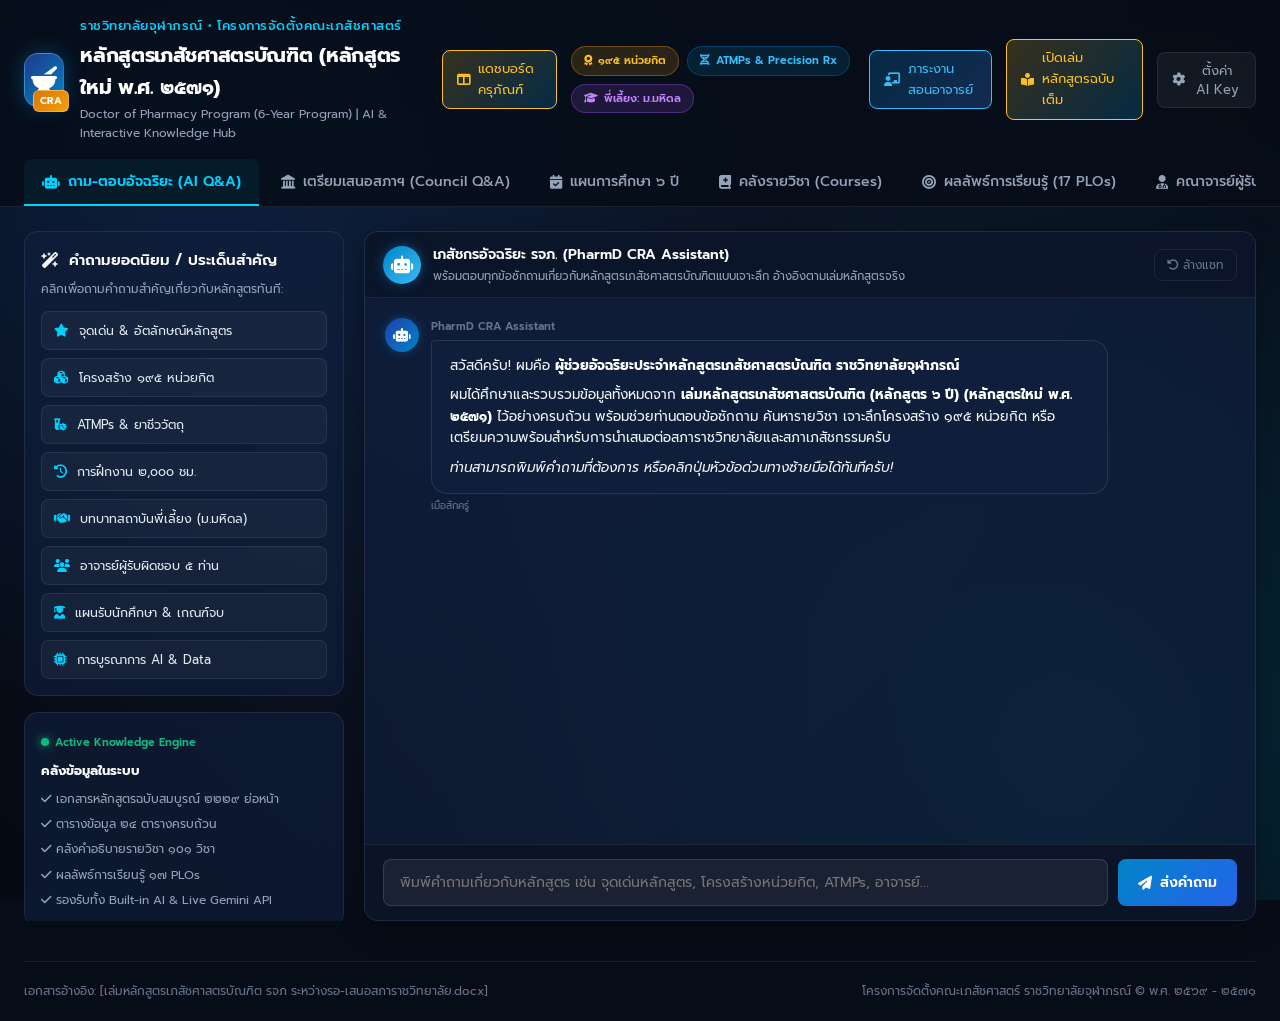
<file: curriculum_explorer.html>
<!DOCTYPE html>
<html lang="th">
<head>
  <meta charset="UTF-8">
  <meta name="viewport" content="width=device-width, initial-scale=1.0">
  <title>ระบบถาม-ตอบและสืบค้นหลักสูตรเภสัชศาสตรบัณฑิต รจภ. (Doctor of Pharmacy AI Explorer)</title>
  <meta name="description" content="ระบบถาม-ตอบอัจฉริยะและสืบค้นหลักสูตรเภสัชศาสตรบัณฑิต (หลักสูตร ๖ ปี) (หลักสูตรใหม่ พ.ศ. ๒๕๗๑) โครงการจัดตั้งคณะเภสัชศาสตร์ ราชวิทยาลัยจุฬาภรณ์">
  <link rel="preconnect" href="https://fonts.googleapis.com">
  <link rel="preconnect" href="https://fonts.gstatic.com" crossorigin>
  <link href="https://fonts.googleapis.com/css2?family=Inter:wght@300;400;500;600;700&family=Prompt:wght@300;400;500;600;700&family=Sarabun:wght@300;400;500;600;700&display=swap" rel="stylesheet">
  <link rel="stylesheet" href="https://cdnjs.cloudflare.com/ajax/libs/font-awesome/6.5.1/css/all.min.css">
  <link rel="stylesheet" href="curriculum_styles.css">
</head>
<body>
  <div class="app-container">
    <!-- Top Royal Header -->
    <header class="main-header">
      <div class="header-inner">
        <div class="brand-identity">
          <div class="logo-box">
            <i class="fa-solid fa-mortar-pestle logo-icon"></i>
            <span class="logo-badge">CRA</span>
          </div>
          <div class="brand-text">
            <div class="institution-name">ราชวิทยาลัยจุฬาภรณ์ • โครงการจัดตั้งคณะเภสัชศาสตร์</div>
            <h1 class="program-title">หลักสูตรเภสัชศาสตรบัณฑิต (หลักสูตรใหม่ พ.ศ. ๒๕๗๑)</h1>
            <div class="program-sub">Doctor of Pharmacy Program (6-Year Program) | AI & Interactive Knowledge Hub</div>
          </div>
        </div>

        <div class="header-actions">
        <a href="index.html#overview" class="btn-config" id="btn-to-dashboard" style="text-decoration:none; background:linear-gradient(135deg, rgba(197, 155, 39, 0.25), rgba(2, 132, 199, 0.25)); border-color:var(--accent-gold); color:#fbbf24;" title="กลับสู่แดชบอร์ดครุภัณฑ์"><i class="fa-solid fa-table-columns"></i> <span>แดชบอร์ดครุภัณฑ์</span></a>
        
          <div class="meta-tag-pills">
            <span class="pill pill-gold"><i class="fa-solid fa-award"></i> ๑๙๕ หน่วยกิต</span>
            <span class="pill pill-cyan"><i class="fa-solid fa-dna"></i> ATMPs & Precision Rx</span>
            <span class="pill pill-purple"><i class="fa-solid fa-graduation-cap"></i> พี่เลี้ยง: ม.มหิดล</span>
          </div>
          <a href="index.html#workload" class="btn-config" style="text-decoration:none; background: linear-gradient(135deg, rgba(2, 132, 199, 0.25), rgba(59, 130, 246, 0.25)); border-color: var(--accent-cyan); color: #38bdf8;" title="เปิดแดชบอร์ดภาระงานสอนอาจารย์รายบุคคล (Faculty Workload)">
            <i class="fa-solid fa-chalkboard-user"></i>
            <span>ภาระงานสอนอาจารย์</span>
          </a>
          <a href="booklet.html" class="btn-config" style="text-decoration:none; background: linear-gradient(135deg, rgba(197, 155, 39, 0.25), rgba(2, 132, 199, 0.25)); border-color: var(--accent-gold); color: #fbbf24;" title="เปิดเล่มหลักสูตรฉบับเต็ม (Digital Booklet)">
            <i class="fa-solid fa-book-open-reader"></i>
            <span>เปิดเล่มหลักสูตรฉบับเต็ม</span>
          </a>
          <button id="btn-api-config" class="btn-config" title="ตั้งค่า Gemini API Key">
            <i class="fa-solid fa-gear"></i>
            <span>ตั้งค่า AI Key</span>
          </button>
        </div>
      </div>

      <!-- Navigation Tabs -->
      <nav class="app-nav">
        <button class="nav-tab active" data-tab="tab-chat">
          <i class="fa-solid fa-robot"></i>
          <span>ถาม-ตอบอัจฉริยะ (AI Q&A)</span>
        </button>
        <button class="nav-tab" data-tab="tab-council">
          <i class="fa-solid fa-landmark"></i>
          <span>เตรียมเสนอสภาฯ (Council Q&A)</span>
        </button>
        <button class="nav-tab" data-tab="tab-plan">
          <i class="fa-solid fa-calendar-check"></i>
          <span>แผนการศึกษา ๖ ปี</span>
        </button>
        <button class="nav-tab" data-tab="tab-courses">
          <i class="fa-solid fa-book-medical"></i>
          <span>คลังรายวิชา (Courses)</span>
        </button>
        <button class="nav-tab" data-tab="tab-plos">
          <i class="fa-solid fa-bullseye"></i>
          <span>ผลลัพธ์การเรียนรู้ (17 PLOs)</span>
        </button>
        <button class="nav-tab" data-tab="tab-faculty">
          <i class="fa-solid fa-user-doctor"></i>
          <span>คณาจารย์ผู้รับผิดชอบ</span>
        </button>
        <button class="nav-tab" data-tab="tab-overview">
          <i class="fa-solid fa-chart-pie"></i>
          <span>ภาพรวมหลักสูตร</span>
        </button>
      </nav>
    </header>

    <!-- Main Content Area -->
    <main class="main-content">
      <!-- TAB 1: AI CHAT ASSISTANT -->
      <section id="tab-chat" class="tab-pane active">
        <div class="chat-layout">
          <!-- Chat Sidebar / Quick Prompts -->
          <aside class="chat-sidebar">
            <div class="sidebar-card">
              <div class="sidebar-header">
                <i class="fa-solid fa-wand-magic-sparkles text-gold"></i>
                <h3>คำถามยอดนิยม / ประเด็นสำคัญ</h3>
              </div>
              <p class="sidebar-desc">คลิกเพื่อถามคำถามสำคัญเกี่ยวกับหลักสูตรทันที:</p>
              <div class="prompt-chips">
                <button class="chip-btn" data-query="จุดเด่นและอัตลักษณ์สำคัญของหลักสูตรเภสัชศาสตร์ รจภ คืออะไร มีความแตกต่างจากที่อื่นอย่างไร?">
                  <i class="fa-solid fa-star"></i> จุดเด่น & อัตลักษณ์หลักสูตร
                </button>
                <button class="chip-btn" data-query="โครงสร้างหน่วยกิต ๑๙๕ หน่วยกิต แบ่งเป็นหมวดวิชาอะไรบ้าง สอดคล้องกับเกณฑ์ อว. และสภาเภสัชกรรมอย่างไร?">
                  <i class="fa-solid fa-cubes"></i> โครงสร้าง ๑๙๕ หน่วยกิต
                </button>
                <button class="chip-btn" data-query="หลักสูตรนี้สอนเรื่อง ATMPs, ยาชีววัตถุ และวัคซีนอย่างไร มีรายวิชาใดบ้างที่รองรับ?">
                  <i class="fa-solid fa-vial-virus"></i> ATMPs & ยาชีววัตถุ
                </button>
                <button class="chip-btn" data-query="การฝึกปฏิบัติงานวิชาชีพ ๒,๐๐๐ ชั่วโมง แบ่งการฝึกอย่างไรในชั้นปีที่ ๕ และ ๖?">
                  <i class="fa-solid fa-clock-rotate-left"></i> การฝึกงาน ๒,๐๐๐ ชม.
                </button>
                <button class="chip-btn" data-query="สถาบันพี่เลี้ยงคือสถาบันใด และมีบทบาทร่วมผลิตหลักสูตรอย่างไร?">
                  <i class="fa-solid fa-handshake"></i> บทบาทสถาบันพี่เลี้ยง (ม.มหิดล)
                </button>
                <button class="chip-btn" data-query="อาจารย์ผู้รับผิดชอบหลักสูตร ๕ ท่านมีใครบ้าง และมีผลงานความเชี่ยวชาญอย่างไร?">
                  <i class="fa-solid fa-users"></i> อาจารย์ผู้รับผิดชอบ ๕ ท่าน
                </button>
                <button class="chip-btn" data-query="แผนการรับนักศึกษาในระยะ ๗ ปี และเกณฑ์การสำเร็จการศึกษาเป็นอย่างไร?">
                  <i class="fa-solid fa-user-graduate"></i> แผนรับนักศึกษา & เกณฑ์จบ
                </button>
                <button class="chip-btn" data-query="หลักสูตรนี้บูรณาการปัญญาประดิษฐ์ (AI) และวิทยาการข้อมูลสุขภาพในรายวิชาใดบ้าง?">
                  <i class="fa-solid fa-microchip"></i> การบูรณาการ AI & Data
                </button>
              </div>
            </div>

            <div class="sidebar-card info-card">
              <div class="engine-badge">
                <span class="status-dot"></span>
                <span>Active Knowledge Engine</span>
              </div>
              <h4>คลังข้อมูลในระบบ</h4>
              <ul class="engine-features">
                <li><i class="fa-solid fa-check text-cyan"></i> เอกสารหลักสูตรฉบับสมบูรณ์ ๒๒๒๙ ย่อหน้า</li>
                <li><i class="fa-solid fa-check text-cyan"></i> ตารางข้อมูล ๒๔ ตารางครบถ้วน</li>
                <li><i class="fa-solid fa-check text-cyan"></i> คลังคำอธิบายรายวิชา ๑๐๑ วิชา</li>
                <li><i class="fa-solid fa-check text-cyan"></i> ผลลัพธ์การเรียนรู้ ๑๗ PLOs</li>
                <li><i class="fa-solid fa-check text-cyan"></i> รองรับทั้ง Built-in AI & Live Gemini API</li>
              </ul>
            </div>
          </aside>

          <!-- Chat Window -->
          <div class="chat-container">
            <div class="chat-header-banner">
              <div class="ai-avatar">
                <i class="fa-solid fa-robot"></i>
              </div>
              <div class="ai-info">
                <div class="ai-title">เภสัชกรอัจฉริยะ รจภ. (PharmD CRA Assistant)</div>
                <div class="ai-status">พร้อมตอบทุกข้อซักถามเกี่ยวกับหลักสูตรเภสัชศาสตรบัณฑิตแบบเจาะลึก อ้างอิงตามเล่มหลักสูตรจริง</div>
              </div>
              <button id="btn-clear-chat" class="btn-clear" title="ล้างการสนทนา">
                <i class="fa-solid fa-rotate-left"></i> ล้างแชท
              </button>
            </div>

            <!-- Messages Stream -->
            <div id="chat-messages" class="chat-messages">
              <!-- Welcome message -->
              <div class="chat-bubble bot-bubble">
                <div class="bubble-avatar"><i class="fa-solid fa-robot"></i></div>
                <div class="bubble-content">
                  <div class="bubble-name">PharmD CRA Assistant</div>
                  <div class="bubble-text">
                    <p>สวัสดีครับ! ผมคือ <strong>ผู้ช่วยอัจฉริยะประจำหลักสูตรเภสัชศาสตรบัณฑิต ราชวิทยาลัยจุฬาภรณ์</strong></p>
                    <p>ผมได้ศึกษาและรวบรวมข้อมูลทั้งหมดจาก <strong>เล่มหลักสูตรเภสัชศาสตรบัณฑิต (หลักสูตร ๖ ปี) (หลักสูตรใหม่ พ.ศ. ๒๕๗๑)</strong> ไว้อย่างครบถ้วน พร้อมช่วยท่านตอบข้อซักถาม ค้นหารายวิชา เจาะลึกโครงสร้าง ๑๙๕ หน่วยกิต หรือเตรียมความพร้อมสำหรับการนำเสนอต่อสภาราชวิทยาลัยและสภาเภสัชกรรมครับ</p>
                    <p><em>ท่านสามารถพิมพ์คำถามที่ต้องการ หรือคลิกปุ่มหัวข้อด่วนทางซ้ายมือได้ทันทีครับ!</em></p>
                  </div>
                  <div class="bubble-time">เมื่อสักครู่</div>
                </div>
              </div>
            </div>

            <!-- Input Bar -->
            <div class="chat-input-wrapper">
              <form id="chat-form" class="chat-form">
                <input type="text" id="chat-input" placeholder="พิมพ์คำถามเกี่ยวกับหลักสูตร เช่น จุดเด่นหลักสูตร, โครงสร้างหน่วยกิต, ATMPs, อาจารย์..." autocomplete="off">
                <button type="submit" id="btn-send" class="btn-send">
                  <i class="fa-solid fa-paper-plane"></i>
                  <span>ส่งคำถาม</span>
                </button>
              </form>
            </div>
          </div>
        </div>
      </section>

      <!-- TAB 2: COUNCIL Q&A CHEAT SHEET -->
      <section id="tab-council" class="tab-pane">
        <div class="section-heading">
          <div class="badge-title"><i class="fa-solid fa-landmark"></i> เตรียมพร้อมเสนอสภาฯ</div>
          <h2>คลังคำถาม-คำตอบสำคัญ สำหรับการเสนอสภาราชวิทยาลัย</h2>
          <p>รวมประเด็นยุทธศาสตร์ กฎหมายวิชาชีพ และข้อซักถามเชิงลึกที่สภาราชวิทยาลัยหรือคณะกรรมการกลั่นกรองมักจะตั้งคำถาม พร้อมแนวคำตอบมาตรฐานตามเล่มหลักสูตร</p>
        </div>

        <div class="council-filter-bar">
          <button class="filter-btn active" data-council-cat="all">ทั้งหมด</button>
          <button class="filter-btn" data-council-cat="strategic">ยุทธศาสตร์และความจำเป็น</button>
          <button class="filter-btn" data-council-cat="curriculum">โครงสร้างและการเรียนการสอน</button>
          <button class="filter-btn" data-council-cat="practice">การฝึกงาน ๒,๐๐๐ ชม.</button>
          <button class="filter-btn" data-council-cat="faculty">ความพร้อมคณาจารย์และพี่เลี้ยง</button>
        </div>

        <div id="council-accordion" class="council-accordion">
          <!-- Populated by JavaScript -->
        </div>
      </section>

      <!-- TAB 3: 6-YEAR STUDY PLAN -->
      <section id="tab-plan" class="tab-pane">
        <div class="section-heading">
          <div class="badge-title"><i class="fa-solid fa-calendar-days"></i> แผนการศึกษาตลอด ๖ ปี</div>
          <h2>แผนการจัดการศึกษา หลักสูตรเภสัชศาสตรบัณฑิต (๑๙๕ หน่วยกิต)</h2>
          <p>โครงสร้างรายวิชาและหน่วยกิตในแต่ละภาคการศึกษา ตั้งแต่ชั้นปีที่ ๑ ถึงชั้นปีที่ ๖</p>
        </div>

        <div class="plan-controls">
          <div class="year-tabs">
            <button class="year-btn active" data-year="1">ชั้นปีที่ ๑</button>
            <button class="year-btn" data-year="2">ชั้นปีที่ ๒</button>
            <button class="year-btn" data-year="3">ชั้นปีที่ ๓</button>
            <button class="year-btn" data-year="4">ชั้นปีที่ ๔</button>
            <button class="year-btn" data-year="5">ชั้นปีที่ ๕</button>
            <button class="year-btn" data-year="6">ชั้นปีที่ ๖ (ฝึกงาน)</button>
          </div>
          <div class="track-toggle">
            <span class="track-label">สาขาเน้น (ปี ๕-๖):</span>
            <button class="track-btn active" data-track="care">ด้านการบริบาลทางเภสัชกรรม (Care Track)</button>
            <button class="track-btn" data-track="industrial">ด้านเภสัชกรรมอุตสาหการ (Industrial Track)</button>
          </div>
        </div>

        <div id="study-plan-display" class="study-plan-display">
          <!-- Populated by JavaScript -->
        </div>
      </section>

      <!-- TAB 4: COURSES CATALOG -->
      <section id="tab-courses" class="tab-pane">
        <div class="section-heading">
          <div class="badge-title"><i class="fa-solid fa-book-bookmark"></i> คลังคำอธิบายรายวิชา</div>
          <h2>ค้นหารายวิชาทั้งหมดในหลักสูตร (๑๐๑ รายวิชา)</h2>
          <p>สืบค้นรหัสวิชา ชื่อวิชาภาษาไทย/อังกฤษ จำนวนหน่วยกิต วิชาบังคับก่อน และคำอธิบายรายวิชาอย่างละเอียด</p>
        </div>

        <div class="courses-filter-box">
          <div class="search-input-box">
            <i class="fa-solid fa-magnifying-glass"></i>
            <input type="text" id="course-search-input" placeholder="ค้นหาด้วยรหัสวิชา หรือชื่อวิชา เช่น จภภศ๔๒๐๙, ATMP, มะเร็ง, AI, เคมี...">
            <button id="btn-clear-search" class="btn-clear-search"><i class="fa-solid fa-xmark"></i></button>
          </div>
          <div class="course-group-filters">
            <button class="group-btn active" data-group="all">ทุกกลุ่มวิชา</button>
            <button class="group-btn" data-group="gened">ศึกษาทั่วไป (จภภศ๐๐..)</button>
            <button class="group-btn" data-group="basic">พื้นฐานวิชาชีพ (จภภศ๑๑../๒๑..)</button>
            <button class="group-btn" data-group="indus">เภสัชกรรมอุตสาหการ</button>
            <button class="group-btn" data-group="care">การบริบาลทางเภสัชกรรม</button>
            <button class="group-btn" data-group="practice">การฝึกปฏิบัติงานวิชาชีพ</button>
          </div>
        </div>

        <div class="courses-count-bar">
          <span>พบรายวิชา: <strong id="courses-count-num">101</strong> วิชา</span>
        </div>

        <div id="courses-grid" class="courses-grid">
          <!-- Populated by JavaScript -->
        </div>
      </section>

      <!-- TAB 5: 17 PLOs -->
      <section id="tab-plos" class="tab-pane">
        <div class="section-heading">
          <div class="badge-title"><i class="fa-solid fa-bullseye"></i> มาตรฐานผลลัพธ์การเรียนรู้</div>
          <h2>ผลลัพธ์การเรียนรู้ระดับหลักสูตร (๑๗ PLOs)</h2>
          <p>ครอบคลุม ๑๕ Specific PLOs และ ๒ Generic PLOs สอดคล้องกับกรอบ KSEC และมาตรฐานวิชาชีพของสภาเภสัชกรรม</p>
        </div>

        <div class="plo-ksec-summary">
          <div class="ksec-badge ksec-k">
            <div class="ksec-title"><i class="fa-solid fa-brain"></i> Knowledge (ความรู้)</div>
            <div class="ksec-count">S-PLO๑, S-PLO๒, S-PLO๔, S-PLO๘</div>
          </div>
          <div class="ksec-badge ksec-s">
            <div class="ksec-title"><i class="fa-solid fa-hand-holding-medical"></i> Skill (ทักษะ)</div>
            <div class="ksec-count">S-PLO๓, ๕, ๖, ๗, ๙, ๑๐, ๑๑, ๑๒, ๑๓</div>
          </div>
          <div class="ksec-badge ksec-e">
            <div class="ksec-title"><i class="fa-solid fa-scale-balanced"></i> Ethics (จริยธรรม)</div>
            <div class="ksec-count">S-PLO๑๔, G-PLO๑๕</div>
          </div>
          <div class="ksec-badge ksec-c">
            <div class="ksec-title"><i class="fa-solid fa-id-badge"></i> Character (ลักษณะบุคคล)</div>
            <div class="ksec-count">G-PLO๑๖, S-PLO๑๗</div>
          </div>
        </div>

        <div id="plos-container" class="plos-container">
          <!-- Populated by JavaScript -->
        </div>
      </section>

      <!-- TAB 6: FACULTY -->
      <section id="tab-faculty" class="tab-pane">
        <div class="section-heading">
          <div class="badge-title"><i class="fa-solid fa-user-doctor"></i> บุคลากรและศักยภาพอาจารย์</div>
          <h2>คณาจารย์ผู้รับผิดชอบหลักสูตร (๕ ท่าน)</h2>
          <p>อาจารย์ผู้รับผิดชอบหลักสูตรตามเกณฑ์มาตรฐานคุณวุฒิ สป.อว. และสภาเภสัชกรรม ผู้ทรงคุณวุฒิระดับปริญญาเอกและผู้เชี่ยวชาญระดับสากล</p>
        </div>

        <div id="faculty-grid" class="faculty-grid">
          <!-- Populated by JavaScript -->
        </div>

        <!-- Faculty Workload Banner -->
        <div style="margin: 32px 0; background: linear-gradient(135deg, rgba(2, 132, 199, 0.08), rgba(11, 31, 61, 0.04)); border: 1.5px solid var(--accent-cyan); border-radius: 16px; padding: 26px 30px; display: flex; align-items: center; justify-content: space-between; gap: 24px; flex-wrap: wrap; box-shadow: 0 4px 20px rgba(2, 132, 199, 0.1);">
          <div style="max-width: 720px;">
            <div style="display:inline-flex; align-items:center; gap:6px; font-size:12px; font-weight:700; color:var(--accent-cyan); text-transform:uppercase; margin-bottom:6px;">
              <i class="fa-solid fa-chalkboard-user"></i> ฐานข้อมูลภาระงานสอนคณาจารย์ฉบับสมบูรณ์
            </div>
            <h3 style="font-family:var(--font-heading); font-size:19px; color:var(--text-main); margin-bottom:8px;">ระบบตรวจสอบภาระงานสอนคณาจารย์รายบุคคล (Faculty Workload Dashboard)</h3>
            <p style="font-size:14px; color:var(--text-muted); line-height:1.6;">ครอบคลุมอาจารย์ผู้รับผิดชอบหลักสูตร (๕ ท่าน), อาจารย์ประจำหลักสูตร (๑๐ ท่าน), อาจารย์ผู้สอน (๑ ท่าน) และอาจารย์พิเศษ (๑๗ ท่าน) รวม ๓๓ ตำแหน่งอาจารย์ แสดงรายวิชาที่สอน คุณวุฒิ และผลงานวิจัย สามารถสลับมุมมองค้นหาตามรายวิชาและพิมพ์รายงานได้ทันที</p>
          </div>
          <a href="index.html#workload" class="btn-primary" style="text-decoration:none; display:inline-flex; align-items:center; gap:10px; padding:13px 24px; font-size:14px; font-weight:600; border-radius:12px; background: linear-gradient(135deg, #0284c7, #1d4ed8); color:#fff; box-shadow: 0 4px 15px rgba(2, 132, 199, 0.35);" target="_blank">
            <i class="fa-solid fa-arrow-up-right-from-square"></i>
            <span>เปิดหน้าภาระงานสอนอาจารย์</span>
          </a>
        </div>

        <div class="mentor-banner">
          <div class="mentor-icon"><i class="fa-solid fa-school-flag"></i></div>
          <div class="mentor-info">
            <h3>สถาบันพี่เลี้ยง: คณะเภสัชศาสตร์ มหาวิทยาลัยมหิดล</h3>
            <p>คณะเภสัชศาสตร์ มหาวิทยาลัยมหิดล ร่วมเป็นสถาบันพี่เลี้ยงตามเกณฑ์สภาเภสัชกรรม ที่ ๗๓/๒๕๖๘ เพื่อร่วมกำกับมาตรฐานการศึกษา พัฒนาคณาจารย์ และสนับสนุนการจัดการศึกษาและการฝึกปฏิบัติงานวิชาชีพ</p>
          </div>
        </div>
      </section>

      <!-- TAB 7: CURRICULUM OVERVIEW -->
      <section id="tab-overview" class="tab-pane">
        <div class="section-heading">
          <div class="badge-title"><i class="fa-solid fa-chart-pie"></i> ข้อมูลภาพรวม</div>
          <h2>ข้อมูลพื้นฐานและโครงสร้างหลักสูตร</h2>
        </div>

        <div class="overview-grid">
          <div class="overview-card">
            <div class="card-icon"><i class="fa-solid fa-certificate"></i></div>
            <h3>ชื่อปริญญา</h3>
            <p><strong>ภาษาไทย:</strong> เภสัชศาสตรบัณฑิต (ภ.บ.)</p>
            <p><strong>ภาษาอังกฤษ:</strong> Doctor of Pharmacy (Pharm.D.)</p>
          </div>

          <div class="overview-card">
            <div class="card-icon"><i class="fa-solid fa-layer-group"></i></div>
            <h3>สัดส่วนหน่วยกิต (๑๙๕ หน่วยกิต)</h3>
            <ul class="credit-list">
              <li>หมวดวิชาศึกษาทั่วไป: <strong>๒๔ หน่วยกิต</strong></li>
              <li>หมวดวิชาเฉพาะ: <strong>๑๖๕ หน่วยกิต</strong>
                <ul>
                  <li>วิชาพื้นฐานวิชาชีพ: ๒๗ หน่วยกิต</li>
                  <li>วิชาชีพ: ๘๙ หน่วยกิต</li>
                  <li>ฝึกงานภาคบังคับ (ปี ๕): ๖ หน่วยกิต (๓๐๐ ชม.)</li>
                  <li>วิชาสาขาเน้น: ๑๕ หน่วยกิต</li>
                  <li>ฝึกงานสาขาเน้น (ปี ๖): ๒๘ หน่วยกิต (๑,๗๐๐ ชม.)</li>
                </ul>
              </li>
              <li>หมวดวิชาเลือกเสรี: <strong>๖ หน่วยกิต</strong></li>
            </ul>
          </div>

          <div class="overview-card">
            <div class="card-icon"><i class="fa-solid fa-users-viewfinder"></i></div>
            <h3>แผนการรับนักศึกษา (ระยะ ๗ ปี)</h3>
            <table class="simple-table">
              <thead>
                <tr>
                  <th>ปี พ.ศ.</th>
                  <th>๒๕๗๑</th>
                  <th>๒๕๗๒</th>
                  <th>๒๕๗๓</th>
                  <th>๒๕๗๔</th>
                  <th>๒๕๗๕</th>
                  <th>๒๕๗๖</th>
                  <th>๒๕๗๗</th>
                </tr>
              </thead>
              <tbody>
                <tr>
                  <td>รับเข้าปี ๑</td>
                  <td><strong>๓๐</strong></td>
                  <td>๓๐</td>
                  <td>๓๐</td>
                  <td>๔๐</td>
                  <td>๔๐</td>
                  <td>๔๐</td>
                  <td><strong>๕๐</strong></td>
                </tr>
                <tr>
                  <td>คาดว่าจบ</td>
                  <td>-</td>
                  <td>-</td>
                  <td>-</td>
                  <td>-</td>
                  <td>-</td>
                  <td><strong>๓๐</strong></td>
                  <td>๓๐</td>
                </tr>
              </tbody>
            </table>
          </div>

          <div class="overview-card">
            <div class="card-icon"><i class="fa-solid fa-stethoscope"></i></div>
            <h3>โอกาสในการประกอบวิชาชีพ</h3>
            <p><strong>วิชาชีพมาตรฐาน:</strong> เภสัชกรโรงพยาบาล, เภสัชกรอุตสาหการ, เภสัชกรชุมชน (ร้านยา), เภสัชกรคุ้มครองผู้บริโภค/อย., เภสัชกรขึ้นทะเบียนยา (RA)</p>
            <p><strong>วิชาชีพเฉพาะทางตามจุดเน้น รจภ:</strong> เภสัชกรเฉพาะทางด้านยาชีววัตถุ วัคซีน และ ATMPs, เภสัชกรด้าน Precision Pharmacy และ Pharmacogenomics, เภสัชกรรังสี (Radiopharmacist ณ ศูนย์ไซโคลตรอน), เภสัชกรนักวิเคราะห์ข้อมูลสุขภาพ (Health Data Scientist)</p>
          </div>
        </div>
      </section>
    </main>

    <!-- Modal for Course Details -->
    <div id="course-modal" class="modal-backdrop">
      <div class="modal-card">
        <button id="btn-close-modal" class="modal-close">&times;</button>
        <div id="modal-content" class="modal-content-body">
          <!-- Dynamically populated -->
        </div>
      </div>
    </div>

    <!-- Modal for API Configuration -->
    <div id="config-modal" class="modal-backdrop">
      <div class="modal-card modal-small">
        <button id="btn-close-config" class="modal-close">&times;</button>
        <div class="config-header">
          <i class="fa-solid fa-robot text-gold"></i>
          <h3>ตั้งค่า Gemini API (ตัวเลือกเสริม)</h3>
        </div>
        <p class="config-info">
          ระบบมี <strong>Smart Built-in Knowledge Engine</strong> ตอบคำถามจากเล่มหลักสูตรได้ทันทีโดยไม่ต้องใส่ Key<br>
          หากต้องการเชื่อมต่อกับ Gemini API สด ให้ระบุ API Key ด้านล่าง:
        </p>
        <div class="form-group">
          <label for="gemini-key-input">Gemini API Key:</label>
          <input type="password" id="gemini-key-input" placeholder="AIzaSy..." autocomplete="off">
        </div>
        <div class="form-group">
          <label for="gemini-model-select">Model:</label>
          <select id="gemini-model-select">
            <option value="gemini-1.5-flash">Gemini 1.5 Flash (เร็ว & แนะนำ)</option>
            <option value="gemini-1.5-pro">Gemini 1.5 Pro (ฉลาดลึกซึ้ง)</option>
            <option value="gemini-2.0-flash">Gemini 2.0 Flash</option>
          </select>
        </div>
        <div class="modal-actions">
          <button id="btn-save-key" class="btn-primary">บันทึกการตั้งค่า</button>
          <button id="btn-clear-key" class="btn-secondary">ล้าง Key (ใช้ Built-in)</button>
        </div>
      </div>
    </div>

    <!-- Footer -->
    <footer class="app-footer">
      <div class="footer-inner">
        <div>เอกสารอ้างอิง: [เล่มหลักสูตรเภสัชศาสตรบัณฑิต รจภ ระหว่างรอ-เสนอสภาราชวิทยาลัย.docx]</div>
        <div>โครงการจัดตั้งคณะเภสัชศาสตร์ ราชวิทยาลัยจุฬาภรณ์ © พ.ศ. ๒๕๖๙ - ๒๕๗๑</div>
      </div>
    </footer>
  </div>

  <script src="curriculum_app.js"></script>
</body>
</html>
</file>
<file: curriculum_styles.css>
/* ==========================================================================
   PharmD CRA Explorer & AI Q&A Assistant - Premium Design System
   Theme: Royal Navy, Bioluminescent Cyan & Warm Gold Glassmorphism
   Typography: Prompt, Sarabun, Inter
   ========================================================================== */

:root {
  /* Color Tokens */
  --bg-dark-900: #070d18;
  --bg-dark-800: #0b1528;
  --bg-dark-700: #101f3b;
  --bg-card: rgba(16, 31, 59, 0.7);
  --bg-card-hover: rgba(23, 44, 82, 0.85);
  --bg-glass: rgba(11, 21, 40, 0.75);
  
  --primary-royal: #1a4da1;
  --primary-royal-glow: rgba(26, 77, 161, 0.4);
  --cyan-accent: #00d2ff;
  --cyan-glow: rgba(0, 210, 255, 0.35);
  --gold-accent: #ffbe3b;
  --gold-glow: rgba(255, 190, 59, 0.3);
  --emerald-accent: #10b981;
  --purple-accent: #a855f7;
  --rose-accent: #f43f5e;

  /* Text Colors */
  --text-main: #f1f5f9;
  --text-muted: #94a3b8;
  --text-dim: #64748b;
  --text-gold: #fbbf24;
  --text-cyan: #38bdf8;

  /* Borders & Shadows */
  --border-subtle: rgba(255, 255, 255, 0.08);
  --border-accent: rgba(0, 210, 255, 0.25);
  --border-gold: rgba(255, 190, 59, 0.3);
  --shadow-lg: 0 10px 30px -5px rgba(0, 0, 0, 0.5), 0 0 20px 0 rgba(0, 210, 255, 0.1);
  --shadow-card: 0 8px 24px rgba(0, 0, 0, 0.35);
  --shadow-glow: 0 0 25px rgba(0, 210, 255, 0.25);

  /* Dimensions */
  --radius-sm: 8px;
  --radius-md: 14px;
  --radius-lg: 20px;
  --radius-xl: 28px;
}

/* Reset & Base */
* {
  margin: 0;
  padding: 0;
  box-sizing: border-box;
}

body {
  font-family: 'Prompt', 'Sarabun', 'Inter', -apple-system, sans-serif;
  background-color: var(--bg-dark-900);
  background-image: 
    radial-gradient(circle at 15% 15%, rgba(26, 77, 161, 0.25) 0%, transparent 45%),
    radial-gradient(circle at 85% 85%, rgba(0, 210, 255, 0.15) 0%, transparent 50%),
    radial-gradient(circle at 50% 50%, rgba(15, 23, 42, 0.9) 0%, transparent 100%),
    linear-gradient(180deg, #070d18 0%, #050912 100%);
  background-attachment: fixed;
  color: var(--text-main);
  min-height: 100vh;
  line-height: 1.6;
  -webkit-font-smoothing: antialiased;
}

/* Container */
.app-container {
  display: flex;
  flex-direction: column;
  min-height: 100vh;
  max-width: 1440px;
  margin: 0 auto;
  padding: 0 24px;
}

/* Header */
.main-header {
  position: sticky;
  top: 0;
  z-index: 100;
  background: rgba(7, 13, 24, 0.85);
  backdrop-filter: blur(16px);
  -webkit-backdrop-filter: blur(16px);
  border-bottom: 1px solid var(--border-subtle);
  margin: 0 -24px 24px -24px;
  padding: 16px 24px 0 24px;
}

.header-inner {
  display: flex;
  align-items: center;
  justify-content: space-between;
  gap: 20px;
  padding-bottom: 16px;
}

.brand-identity {
  display: flex;
  align-items: center;
  gap: 16px;
}

.logo-box {
  position: relative;
  width: 54px;
  height: 54px;
  background: linear-gradient(135deg, #1e3a8a, #0284c7);
  border-radius: var(--radius-md);
  display: flex;
  align-items: center;
  justify-content: center;
  box-shadow: 0 0 20px rgba(2, 132, 199, 0.4);
  border: 1px solid rgba(255, 255, 255, 0.2);
}

.logo-icon {
  font-size: 26px;
  color: #fff;
}

.logo-badge {
  position: absolute;
  bottom: -6px;
  right: -6px;
  background: linear-gradient(135deg, #d97706, #f59e0b);
  color: #fff;
  font-size: 10px;
  font-weight: 700;
  padding: 2px 6px;
  border-radius: 6px;
  border: 1px solid rgba(255, 255, 255, 0.3);
  letter-spacing: 0.5px;
}

.brand-text .institution-name {
  font-size: 13px;
  font-weight: 500;
  color: var(--cyan-accent);
  letter-spacing: 0.5px;
}

.brand-text .program-title {
  font-size: 20px;
  font-weight: 700;
  color: #fff;
  margin: 2px 0;
  letter-spacing: -0.3px;
}

.brand-text .program-sub {
  font-size: 12px;
  color: var(--text-muted);
}

.header-actions {
  display: flex;
  align-items: center;
  gap: 14px;
}

.meta-tag-pills {
  display: flex;
  gap: 8px;
  flex-wrap: wrap;
}

.pill {
  font-size: 11px;
  font-weight: 600;
  padding: 5px 12px;
  border-radius: 20px;
  display: flex;
  align-items: center;
  gap: 6px;
  border: 1px solid transparent;
}

.pill-gold {
  background: rgba(245, 158, 11, 0.15);
  color: #fbbf24;
  border-color: rgba(245, 158, 11, 0.35);
}

.pill-cyan {
  background: rgba(2, 132, 199, 0.15);
  color: #38bdf8;
  border-color: rgba(2, 132, 199, 0.35);
}

.pill-purple {
  background: rgba(168, 85, 247, 0.15);
  color: #c084fc;
  border-color: rgba(168, 85, 247, 0.35);
}

.btn-config {
  background: rgba(255, 255, 255, 0.05);
  border: 1px solid var(--border-subtle);
  color: var(--text-muted);
  padding: 8px 14px;
  border-radius: var(--radius-sm);
  cursor: pointer;
  display: flex;
  align-items: center;
  gap: 8px;
  font-size: 13px;
  font-family: inherit;
  transition: all 0.2s ease;
}

.btn-config:hover {
  background: rgba(255, 255, 255, 0.1);
  color: #fff;
  border-color: var(--cyan-accent);
}

/* Nav Tabs */
.app-nav {
  display: flex;
  gap: 4px;
  overflow-x: auto;
  scrollbar-width: none;
}

.app-nav::-webkit-scrollbar {
  display: none;
}

.nav-tab {
  background: transparent;
  border: none;
  outline: none;
  color: var(--text-muted);
  padding: 12px 18px;
  font-size: 14px;
  font-weight: 500;
  font-family: inherit;
  cursor: pointer;
  display: flex;
  align-items: center;
  gap: 8px;
  border-bottom: 2px solid transparent;
  white-space: nowrap;
  transition: all 0.25s ease;
}

.nav-tab:hover {
  color: #fff;
  background: rgba(255, 255, 255, 0.03);
  border-top-left-radius: var(--radius-sm);
  border-top-right-radius: var(--radius-sm);
}

.nav-tab.active {
  color: var(--cyan-accent);
  border-bottom-color: var(--cyan-accent);
  background: rgba(0, 210, 255, 0.06);
  border-top-left-radius: var(--radius-sm);
  border-top-right-radius: var(--radius-sm);
  font-weight: 600;
}

/* Main Content & Tab Panes */
.main-content {
  flex: 1;
  padding-bottom: 40px;
}

.tab-pane {
  display: none;
  animation: fadeIn 0.3s ease;
}

.tab-pane.active {
  display: block;
}

@keyframes fadeIn {
  from { opacity: 0; transform: translateY(6px); }
  to { opacity: 1; transform: translateY(0); }
}

/* Section Headings */
.section-heading {
  margin-bottom: 24px;
}

.badge-title {
  display: inline-flex;
  align-items: center;
  gap: 8px;
  font-size: 12px;
  font-weight: 600;
  text-transform: uppercase;
  letter-spacing: 1px;
  color: var(--cyan-accent);
  background: rgba(0, 210, 255, 0.1);
  padding: 4px 12px;
  border-radius: 20px;
  margin-bottom: 8px;
  border: 1px solid rgba(0, 210, 255, 0.2);
}

.section-heading h2 {
  font-size: 24px;
  font-weight: 700;
  color: #fff;
  margin-bottom: 6px;
}

.section-heading p {
  color: var(--text-muted);
  font-size: 14px;
  max-width: 800px;
}

/* ==========================================================================
   TAB 1: AI Chat Assistant Layout
   ========================================================================== */
.chat-layout {
  display: grid;
  grid-template-columns: 320px 1fr;
  gap: 20px;
  height: calc(100vh - 210px);
  min-height: 580px;
}

.chat-sidebar {
  display: flex;
  flex-direction: column;
  gap: 16px;
  overflow-y: auto;
}

.sidebar-card {
  background: var(--bg-card);
  border: 1px solid var(--border-subtle);
  border-radius: var(--radius-md);
  padding: 16px;
  backdrop-filter: blur(12px);
}

.sidebar-header {
  display: flex;
  align-items: center;
  gap: 10px;
  margin-bottom: 8px;
}

.sidebar-header h3 {
  font-size: 15px;
  font-weight: 600;
  color: #fff;
}

.sidebar-desc {
  font-size: 12px;
  color: var(--text-muted);
  margin-bottom: 12px;
}

.prompt-chips {
  display: flex;
  flex-direction: column;
  gap: 8px;
}

.chip-btn {
  background: rgba(255, 255, 255, 0.04);
  border: 1px solid rgba(255, 255, 255, 0.08);
  color: #e2e8f0;
  padding: 9px 12px;
  border-radius: var(--radius-sm);
  font-size: 12.5px;
  font-family: inherit;
  text-align: left;
  cursor: pointer;
  display: flex;
  align-items: center;
  gap: 10px;
  transition: all 0.2s ease;
}

.chip-btn i {
  color: var(--cyan-accent);
  font-size: 13px;
}

.chip-btn:hover {
  background: rgba(0, 210, 255, 0.12);
  border-color: var(--cyan-accent);
  color: #fff;
  transform: translateX(3px);
}

.info-card h4 {
  font-size: 13px;
  color: #fff;
  margin-bottom: 8px;
}

.engine-badge {
  display: inline-flex;
  align-items: center;
  gap: 6px;
  font-size: 11px;
  color: var(--emerald-accent);
  font-weight: 600;
  margin-bottom: 10px;
}

.status-dot {
  width: 8px;
  height: 8px;
  background-color: var(--emerald-accent);
  border-radius: 50%;
  box-shadow: 0 0 10px var(--emerald-accent);
  animation: pulse 2s infinite;
}

@keyframes pulse {
  0% { transform: scale(0.95); opacity: 0.8; }
  50% { transform: scale(1.15); opacity: 1; }
  100% { transform: scale(0.95); opacity: 0.8; }
}

.engine-features {
  list-style: none;
  font-size: 12px;
  color: var(--text-muted);
  display: flex;
  flex-direction: column;
  gap: 6px;
}

/* Chat Container */
.chat-container {
  display: flex;
  flex-direction: column;
  background: var(--bg-card);
  border: 1px solid var(--border-subtle);
  border-radius: var(--radius-md);
  overflow: hidden;
  backdrop-filter: blur(12px);
  box-shadow: var(--shadow-card);
}

.chat-header-banner {
  display: flex;
  align-items: center;
  gap: 12px;
  padding: 12px 18px;
  background: rgba(11, 21, 40, 0.85);
  border-bottom: 1px solid var(--border-subtle);
}

.ai-avatar {
  width: 38px;
  height: 38px;
  border-radius: 50%;
  background: linear-gradient(135deg, #0284c7, #38bdf8);
  display: flex;
  align-items: center;
  justify-content: center;
  color: #fff;
  font-size: 18px;
  box-shadow: 0 0 12px rgba(2, 132, 199, 0.5);
}

.ai-info {
  flex: 1;
}

.ai-title {
  font-size: 14px;
  font-weight: 600;
  color: #fff;
}

.ai-status {
  font-size: 11.5px;
  color: var(--text-muted);
}

.btn-clear {
  background: transparent;
  border: 1px solid var(--border-subtle);
  color: var(--text-dim);
  padding: 6px 12px;
  border-radius: var(--radius-sm);
  font-size: 12px;
  font-family: inherit;
  cursor: pointer;
  transition: all 0.2s ease;
}

.btn-clear:hover {
  background: rgba(244, 63, 94, 0.1);
  color: var(--rose-accent);
  border-color: var(--rose-accent);
}

/* Messages */
.chat-messages {
  flex: 1;
  padding: 20px;
  overflow-y: auto;
  display: flex;
  flex-direction: column;
  gap: 18px;
}

.chat-bubble {
  display: flex;
  gap: 12px;
  max-width: 85%;
  animation: messageSlide 0.25s ease;
}

@keyframes messageSlide {
  from { opacity: 0; transform: translateY(8px); }
  to { opacity: 1; transform: translateY(0); }
}

.bot-bubble {
  align-self: flex-start;
}

.user-bubble {
  align-self: flex-end;
  flex-direction: row-reverse;
}

.bubble-avatar {
  width: 34px;
  height: 34px;
  border-radius: 50%;
  display: flex;
  align-items: center;
  justify-content: center;
  font-size: 14px;
  flex-shrink: 0;
}

.bot-bubble .bubble-avatar {
  background: linear-gradient(135deg, #1e40af, #0284c7);
  color: #fff;
  box-shadow: 0 0 10px rgba(2, 132, 199, 0.4);
}

.user-bubble .bubble-avatar {
  background: linear-gradient(135deg, #d97706, #f59e0b);
  color: #fff;
}

.bubble-content {
  display: flex;
  flex-direction: column;
}

.bubble-name {
  font-size: 11px;
  font-weight: 600;
  color: var(--text-dim);
  margin-bottom: 4px;
}

.user-bubble .bubble-name {
  text-align: right;
}

.bubble-text {
  padding: 14px 18px;
  border-radius: 16px;
  font-size: 13.5px;
  line-height: 1.6;
}

.bot-bubble .bubble-text {
  background: rgba(16, 31, 59, 0.95);
  border: 1px solid rgba(255, 255, 255, 0.1);
  color: #f1f5f9;
  border-top-left-radius: 4px;
}

.bot-bubble .bubble-text p {
  margin-bottom: 8px;
}
.bot-bubble .bubble-text p:last-child {
  margin-bottom: 0;
}

.bot-bubble .bubble-text ul, .bot-bubble .bubble-text ol {
  margin: 6px 0 10px 20px;
}

.bot-bubble .bubble-text li {
  margin-bottom: 4px;
}

.bot-bubble .bubble-text strong {
  color: #fff;
}

.bot-bubble .bubble-text .qa-badge {
  display: inline-block;
  background: rgba(0, 210, 255, 0.15);
  color: var(--cyan-accent);
  font-size: 11px;
  padding: 2px 8px;
  border-radius: 4px;
  margin-bottom: 6px;
  font-weight: 600;
}

.user-bubble .bubble-text {
  background: linear-gradient(135deg, #1e3a8a, #1d4ed8);
  color: #fff;
  border-top-right-radius: 4px;
}

.bubble-time {
  font-size: 10px;
  color: var(--text-dim);
  margin-top: 4px;
}

.user-bubble .bubble-time {
  text-align: right;
}

/* Typing Indicator */
.typing-indicator {
  display: flex;
  align-items: center;
  gap: 5px;
  padding: 10px 16px;
  background: rgba(16, 31, 59, 0.8);
  border-radius: 16px;
  border: 1px solid var(--border-subtle);
  width: fit-content;
}

.typing-dot {
  width: 7px;
  height: 7px;
  background-color: var(--cyan-accent);
  border-radius: 50%;
  animation: typingBounce 1.4s infinite ease-in-out both;
}

.typing-dot:nth-child(1) { animation-delay: -0.32s; }
.typing-dot:nth-child(2) { animation-delay: -0.16s; }

@keyframes typingBounce {
  0%, 80%, 100% { transform: scale(0); }
  40% { transform: scale(1); }
}

/* Chat Input Bar */
.chat-input-wrapper {
  padding: 14px 18px;
  background: rgba(11, 21, 40, 0.95);
  border-top: 1px solid var(--border-subtle);
}

.chat-form {
  display: flex;
  gap: 10px;
}

.chat-form input {
  flex: 1;
  background: rgba(255, 255, 255, 0.06);
  border: 1px solid rgba(255, 255, 255, 0.12);
  border-radius: var(--radius-sm);
  padding: 12px 16px;
  color: #fff;
  font-size: 14px;
  font-family: inherit;
  outline: none;
  transition: all 0.2s ease;
}

.chat-form input:focus {
  border-color: var(--cyan-accent);
  background: rgba(255, 255, 255, 0.09);
  box-shadow: 0 0 12px rgba(0, 210, 255, 0.2);
}

.btn-send {
  background: linear-gradient(135deg, #0284c7, #2563eb);
  border: none;
  border-radius: var(--radius-sm);
  color: #fff;
  padding: 0 20px;
  font-size: 14px;
  font-weight: 600;
  font-family: inherit;
  cursor: pointer;
  display: flex;
  align-items: center;
  gap: 8px;
  transition: all 0.2s ease;
}

.btn-send:hover {
  background: linear-gradient(135deg, #0369a1, #1d4ed8);
  box-shadow: 0 0 15px rgba(2, 132, 199, 0.5);
  transform: translateY(-1px);
}

/* ==========================================================================
   TAB 2: Council Q&A Accordion
   ========================================================================== */
.council-filter-bar {
  display: flex;
  gap: 8px;
  flex-wrap: wrap;
  margin-bottom: 20px;
}

.filter-btn {
  background: rgba(255, 255, 255, 0.05);
  border: 1px solid var(--border-subtle);
  color: var(--text-muted);
  padding: 8px 16px;
  border-radius: 20px;
  font-size: 13px;
  font-family: inherit;
  cursor: pointer;
  transition: all 0.2s ease;
}

.filter-btn:hover {
  color: #fff;
  background: rgba(255, 255, 255, 0.1);
}

.filter-btn.active {
  background: linear-gradient(135deg, #1e40af, #0284c7);
  color: #fff;
  border-color: transparent;
  font-weight: 600;
}

.council-accordion {
  display: flex;
  flex-direction: column;
  gap: 12px;
}

.council-item {
  background: var(--bg-card);
  border: 1px solid var(--border-subtle);
  border-radius: var(--radius-md);
  overflow: hidden;
  transition: all 0.25s ease;
}

.council-item:hover {
  border-color: rgba(0, 210, 255, 0.3);
}

.council-question {
  padding: 16px 20px;
  cursor: pointer;
  display: flex;
  align-items: center;
  justify-content: space-between;
  gap: 16px;
  background: rgba(255, 255, 255, 0.02);
  user-select: none;
}

.q-left {
  display: flex;
  align-items: center;
  gap: 14px;
}

.q-number {
  width: 28px;
  height: 28px;
  border-radius: 50%;
  background: rgba(245, 158, 11, 0.2);
  color: #fbbf24;
  display: flex;
  align-items: center;
  justify-content: center;
  font-size: 12px;
  font-weight: 700;
  flex-shrink: 0;
}

.q-text {
  font-size: 15px;
  font-weight: 600;
  color: #fff;
}

.q-arrow {
  color: var(--text-dim);
  font-size: 14px;
  transition: transform 0.25s ease;
}

.council-item.open .q-arrow {
  transform: rotate(180deg);
  color: var(--cyan-accent);
}

.council-answer {
  display: none;
  padding: 18px 22px 20px 62px;
  border-top: 1px solid var(--border-subtle);
  background: rgba(7, 13, 24, 0.4);
  font-size: 14px;
  color: #cbd5e1;
  line-height: 1.7;
}

.council-item.open .council-answer {
  display: block;
  animation: fadeIn 0.2s ease;
}

.council-answer strong {
  color: #fff;
}

.council-answer ul, .council-answer ol {
  margin: 8px 0 10px 20px;
}

/* ==========================================================================
   TAB 3: Study Plan View
   ========================================================================== */
.plan-controls {
  display: flex;
  flex-wrap: wrap;
  align-items: center;
  justify-content: space-between;
  gap: 16px;
  margin-bottom: 24px;
  background: var(--bg-card);
  padding: 14px 20px;
  border-radius: var(--radius-md);
  border: 1px solid var(--border-subtle);
}

.year-tabs {
  display: flex;
  gap: 6px;
  flex-wrap: wrap;
}

.year-btn {
  background: rgba(255, 255, 255, 0.05);
  border: 1px solid var(--border-subtle);
  color: var(--text-muted);
  padding: 8px 16px;
  border-radius: var(--radius-sm);
  font-size: 13px;
  font-family: inherit;
  cursor: pointer;
  transition: all 0.2s ease;
}

.year-btn:hover {
  color: #fff;
  background: rgba(255, 255, 255, 0.1);
}

.year-btn.active {
  background: linear-gradient(135deg, #0284c7, #2563eb);
  color: #fff;
  font-weight: 600;
  border-color: transparent;
  box-shadow: 0 0 12px rgba(2, 132, 199, 0.4);
}

.track-toggle {
  display: flex;
  align-items: center;
  gap: 8px;
}

.track-label {
  font-size: 12px;
  color: var(--text-muted);
}

.track-btn {
  background: rgba(255, 255, 255, 0.05);
  border: 1px solid var(--border-subtle);
  color: var(--text-muted);
  padding: 6px 12px;
  border-radius: var(--radius-sm);
  font-size: 12px;
  font-family: inherit;
  cursor: pointer;
  transition: all 0.2s ease;
}

.track-btn.active {
  background: rgba(245, 158, 11, 0.15);
  color: #fbbf24;
  border-color: rgba(245, 158, 11, 0.35);
  font-weight: 600;
}

.study-plan-display {
  display: grid;
  grid-template-columns: repeat(auto-fit, minmax(420px, 1fr));
  gap: 20px;
}

.sem-card {
  background: var(--bg-card);
  border: 1px solid var(--border-subtle);
  border-radius: var(--radius-md);
  padding: 20px;
  backdrop-filter: blur(12px);
}

.sem-header {
  display: flex;
  align-items: center;
  justify-content: space-between;
  margin-bottom: 16px;
  padding-bottom: 10px;
  border-bottom: 1px solid var(--border-subtle);
}

.sem-title {
  font-size: 16px;
  font-weight: 700;
  color: #fff;
  display: flex;
  align-items: center;
  gap: 8px;
}

.sem-credits {
  font-size: 12px;
  font-weight: 600;
  color: var(--cyan-accent);
  background: rgba(0, 210, 255, 0.1);
  padding: 3px 10px;
  border-radius: 12px;
}

.course-item-row {
  display: flex;
  align-items: center;
  justify-content: space-between;
  gap: 12px;
  padding: 10px 12px;
  border-radius: var(--radius-sm);
  margin-bottom: 6px;
  background: rgba(255, 255, 255, 0.02);
  border: 1px solid rgba(255, 255, 255, 0.04);
  cursor: pointer;
  transition: all 0.2s ease;
}

.course-item-row:hover {
  background: rgba(0, 210, 255, 0.08);
  border-color: rgba(0, 210, 255, 0.25);
  transform: translateX(4px);
}

.c-code {
  font-family: 'Inter', monospace;
  font-size: 12px;
  font-weight: 700;
  color: #38bdf8;
  background: rgba(2, 132, 199, 0.15);
  padding: 2px 6px;
  border-radius: 4px;
  flex-shrink: 0;
}

.c-name {
  flex: 1;
  font-size: 13.5px;
  color: #e2e8f0;
}

.c-credit {
  font-size: 12px;
  color: var(--text-dim);
  font-weight: 500;
  flex-shrink: 0;
}

/* ==========================================================================
   TAB 4: Courses Directory
   ========================================================================== */
.courses-filter-box {
  background: var(--bg-card);
  padding: 18px;
  border-radius: var(--radius-md);
  border: 1px solid var(--border-subtle);
  margin-bottom: 16px;
  display: flex;
  flex-direction: column;
  gap: 14px;
}

.search-input-box {
  position: relative;
  display: flex;
  align-items: center;
}

.search-input-box i {
  position: absolute;
  left: 16px;
  color: var(--text-muted);
  font-size: 15px;
}

.search-input-box input {
  width: 100%;
  background: rgba(255, 255, 255, 0.05);
  border: 1px solid rgba(255, 255, 255, 0.12);
  border-radius: var(--radius-sm);
  padding: 12px 40px 12px 44px;
  color: #fff;
  font-size: 14.5px;
  font-family: inherit;
  outline: none;
  transition: all 0.2s ease;
}

.search-input-box input:focus {
  border-color: var(--cyan-accent);
  background: rgba(255, 255, 255, 0.08);
  box-shadow: 0 0 15px rgba(0, 210, 255, 0.2);
}

.btn-clear-search {
  position: absolute;
  right: 14px;
  background: transparent;
  border: none;
  color: var(--text-dim);
  font-size: 14px;
  cursor: pointer;
  display: none;
}

.course-group-filters {
  display: flex;
  gap: 6px;
  flex-wrap: wrap;
}

.group-btn {
  background: rgba(255, 255, 255, 0.04);
  border: 1px solid var(--border-subtle);
  color: var(--text-muted);
  padding: 6px 14px;
  border-radius: 16px;
  font-size: 12.5px;
  font-family: inherit;
  cursor: pointer;
  transition: all 0.2s ease;
}

.group-btn:hover {
  color: #fff;
  background: rgba(255, 255, 255, 0.08);
}

.group-btn.active {
  background: rgba(0, 210, 255, 0.15);
  color: var(--cyan-accent);
  border-color: var(--cyan-accent);
  font-weight: 600;
}

.courses-count-bar {
  font-size: 13px;
  color: var(--text-muted);
  margin-bottom: 14px;
}

.courses-count-bar strong {
  color: #fff;
}

.courses-grid {
  display: grid;
  grid-template-columns: repeat(auto-fill, minmax(360px, 1fr));
  gap: 16px;
}

.course-card {
  background: var(--bg-card);
  border: 1px solid var(--border-subtle);
  border-radius: var(--radius-md);
  padding: 18px;
  display: flex;
  flex-direction: column;
  justify-content: space-between;
  cursor: pointer;
  transition: all 0.25s ease;
}

.course-card:hover {
  background: var(--bg-card-hover);
  border-color: rgba(0, 210, 255, 0.35);
  transform: translateY(-3px);
  box-shadow: var(--shadow-card);
}

.course-card-top {
  margin-bottom: 12px;
}

.course-header-row {
  display: flex;
  align-items: center;
  justify-content: space-between;
  margin-bottom: 8px;
}

.badge-code {
  font-family: 'Inter', monospace;
  font-size: 12px;
  font-weight: 700;
  color: #38bdf8;
  background: rgba(2, 132, 199, 0.15);
  padding: 3px 8px;
  border-radius: 4px;
}

.badge-credit {
  font-size: 11.5px;
  color: #fbbf24;
  background: rgba(245, 158, 11, 0.12);
  padding: 2px 8px;
  border-radius: 12px;
  font-weight: 600;
}

.course-card h3 {
  font-size: 15px;
  font-weight: 600;
  color: #fff;
  line-height: 1.4;
  margin-bottom: 4px;
}

.course-card .en-title {
  font-size: 12px;
  color: var(--text-muted);
  font-style: italic;
  margin-bottom: 8px;
}

.course-card .snippet {
  font-size: 12.5px;
  color: #cbd5e1;
  line-height: 1.5;
  display: -webkit-box;
  -webkit-line-clamp: 3;
  -webkit-box-orient: vertical;
  overflow: hidden;
}

.course-card-bottom {
  margin-top: 14px;
  padding-top: 10px;
  border-top: 1px solid rgba(255, 255, 255, 0.05);
  display: flex;
  align-items: center;
  justify-content: space-between;
}

.prereq-tag {
  font-size: 11px;
  color: var(--text-dim);
}

.view-detail-btn {
  font-size: 12px;
  color: var(--cyan-accent);
  display: flex;
  align-items: center;
  gap: 4px;
  font-weight: 500;
}

/* ==========================================================================
   TAB 5: PLOs Matrix
   ========================================================================== */
.plo-ksec-summary {
  display: grid;
  grid-template-columns: repeat(auto-fit, minmax(220px, 1fr));
  gap: 14px;
  margin-bottom: 24px;
}

.ksec-badge {
  background: var(--bg-card);
  border: 1px solid var(--border-subtle);
  border-radius: var(--radius-md);
  padding: 14px 18px;
}

.ksec-title {
  font-size: 13.5px;
  font-weight: 700;
  display: flex;
  align-items: center;
  gap: 8px;
  margin-bottom: 6px;
}

.ksec-k .ksec-title { color: #38bdf8; }
.ksec-s .ksec-title { color: #34d399; }
.ksec-e .ksec-title { color: #fbbf24; }
.ksec-c .ksec-title { color: #c084fc; }

.ksec-count {
  font-size: 11.5px;
  color: var(--text-muted);
}

.plos-container {
  display: flex;
  flex-direction: column;
  gap: 12px;
}

.plo-card {
  background: var(--bg-card);
  border: 1px solid var(--border-subtle);
  border-radius: var(--radius-md);
  padding: 16px 20px;
  display: flex;
  gap: 16px;
  align-items: flex-start;
  transition: all 0.2s ease;
}

.plo-card:hover {
  background: var(--bg-card-hover);
  border-color: rgba(0, 210, 255, 0.3);
}

.plo-badge-col {
  display: flex;
  flex-direction: column;
  align-items: center;
  gap: 6px;
  flex-shrink: 0;
  width: 90px;
}

.plo-id {
  font-size: 13px;
  font-weight: 700;
  color: #fff;
  background: linear-gradient(135deg, #1e40af, #0284c7);
  padding: 4px 10px;
  border-radius: 6px;
  width: 100%;
  text-align: center;
}

.plo-domain {
  font-size: 10px;
  color: var(--text-dim);
  text-align: center;
}

.plo-desc-col {
  flex: 1;
}

.plo-ksec-tag {
  display: inline-block;
  font-size: 11px;
  font-weight: 600;
  padding: 2px 8px;
  border-radius: 4px;
  margin-bottom: 6px;
}

.tag-k { background: rgba(2, 132, 199, 0.2); color: #38bdf8; }
.tag-s { background: rgba(16, 185, 129, 0.2); color: #34d399; }
.tag-e { background: rgba(245, 158, 11, 0.2); color: #fbbf24; }
.tag-c { background: rgba(168, 85, 247, 0.2); color: #c084fc; }

.plo-desc-text {
  font-size: 14px;
  color: #e2e8f0;
  line-height: 1.6;
}

/* ==========================================================================
   TAB 6: Faculty Grid
   ========================================================================== */
.faculty-grid {
  display: grid;
  grid-template-columns: repeat(auto-fit, minmax(380px, 1fr));
  gap: 20px;
  margin-bottom: 30px;
}

.faculty-card {
  background: var(--bg-card);
  border: 1px solid var(--border-subtle);
  border-radius: var(--radius-md);
  padding: 22px;
  display: flex;
  flex-direction: column;
  gap: 14px;
  transition: all 0.25s ease;
}

.faculty-card:hover {
  background: var(--bg-card-hover);
  border-color: rgba(255, 190, 59, 0.35);
  box-shadow: var(--shadow-card);
}

.fac-top {
  display: flex;
  align-items: center;
  gap: 14px;
}

.fac-avatar {
  width: 52px;
  height: 52px;
  border-radius: 50%;
  background: linear-gradient(135deg, #1e3a8a, #0284c7);
  display: flex;
  align-items: center;
  justify-content: center;
  font-size: 22px;
  color: #fff;
  border: 2px solid rgba(255, 255, 255, 0.15);
  box-shadow: 0 0 15px rgba(2, 132, 199, 0.3);
}

.fac-name {
  font-size: 17px;
  font-weight: 700;
  color: #fff;
}

.fac-role {
  font-size: 12px;
  color: var(--cyan-accent);
}

.fac-section {
  font-size: 13px;
  line-height: 1.6;
}

.fac-label {
  font-weight: 600;
  color: #fbbf24;
  margin-bottom: 2px;
}

.fac-val {
  color: #cbd5e1;
}

.mentor-banner {
  background: linear-gradient(135deg, rgba(30, 58, 138, 0.4), rgba(2, 132, 199, 0.2));
  border: 1px solid rgba(0, 210, 255, 0.3);
  border-radius: var(--radius-md);
  padding: 20px 24px;
  display: flex;
  align-items: center;
  gap: 20px;
}

.mentor-icon {
  font-size: 36px;
  color: var(--cyan-accent);
}

.mentor-info h3 {
  font-size: 16px;
  color: #fff;
  margin-bottom: 4px;
}

.mentor-info p {
  font-size: 13.5px;
  color: #cbd5e1;
}

/* ==========================================================================
   TAB 7: Overview View
   ========================================================================== */
.overview-grid {
  display: grid;
  grid-template-columns: repeat(auto-fit, minmax(360px, 1fr));
  gap: 20px;
}

.overview-card {
  background: var(--bg-card);
  border: 1px solid var(--border-subtle);
  border-radius: var(--radius-md);
  padding: 24px;
}

.card-icon {
  width: 44px;
  height: 44px;
  border-radius: var(--radius-sm);
  background: rgba(0, 210, 255, 0.12);
  color: var(--cyan-accent);
  display: flex;
  align-items: center;
  justify-content: center;
  font-size: 20px;
  margin-bottom: 14px;
}

.overview-card h3 {
  font-size: 17px;
  color: #fff;
  margin-bottom: 12px;
}

.overview-card p {
  font-size: 13.5px;
  color: #cbd5e1;
  margin-bottom: 8px;
}

.credit-list {
  list-style: none;
  font-size: 13.5px;
  color: #cbd5e1;
  display: flex;
  flex-direction: column;
  gap: 8px;
}

.credit-list ul {
  list-style: disc;
  margin: 6px 0 6px 24px;
  font-size: 12.5px;
  color: var(--text-muted);
}

.simple-table {
  width: 100%;
  border-collapse: collapse;
  margin-top: 10px;
  font-size: 12px;
}

.simple-table th, .simple-table td {
  padding: 8px 6px;
  text-align: center;
  border: 1px solid rgba(255, 255, 255, 0.08);
}

.simple-table th {
  background: rgba(255, 255, 255, 0.05);
  color: var(--cyan-accent);
}

/* ==========================================================================
   Modals
   ========================================================================== */
.modal-backdrop {
  position: fixed;
  inset: 0;
  background: rgba(0, 0, 0, 0.75);
  backdrop-filter: blur(8px);
  z-index: 999;
  display: none;
  align-items: center;
  justify-content: center;
  padding: 20px;
}

.modal-backdrop.active {
  display: flex;
  animation: fadeIn 0.2s ease;
}

.modal-card {
  background: #0f1d38;
  border: 1px solid rgba(0, 210, 255, 0.3);
  border-radius: var(--radius-lg);
  max-width: 720px;
  width: 100%;
  max-height: 85vh;
  overflow-y: auto;
  position: relative;
  padding: 30px;
  box-shadow: var(--shadow-lg);
}

.modal-small {
  max-width: 460px;
}

.modal-close {
  position: absolute;
  top: 18px;
  right: 20px;
  background: transparent;
  border: none;
  color: var(--text-dim);
  font-size: 28px;
  cursor: pointer;
  line-height: 1;
}

.modal-close:hover {
  color: #fff;
}

/* Modal Content Styling */
.modal-course-header {
  margin-bottom: 20px;
}

.modal-course-codes {
  display: flex;
  align-items: center;
  gap: 10px;
  margin-bottom: 8px;
}

.modal-title-th {
  font-size: 22px;
  font-weight: 700;
  color: #fff;
  margin-bottom: 4px;
}

.modal-title-en {
  font-size: 14px;
  color: var(--cyan-accent);
  font-style: italic;
}

.modal-detail-block {
  margin-bottom: 18px;
}

.modal-label {
  font-size: 13px;
  font-weight: 600;
  color: var(--gold-accent);
  margin-bottom: 6px;
}

.modal-desc-box {
  background: rgba(7, 13, 24, 0.5);
  border: 1px solid var(--border-subtle);
  border-radius: var(--radius-sm);
  padding: 14px;
  font-size: 13.5px;
  color: #cbd5e1;
  line-height: 1.7;
}

/* Form Groups in Config Modal */
.config-header {
  display: flex;
  align-items: center;
  gap: 12px;
  margin-bottom: 12px;
}

.config-header h3 {
  font-size: 18px;
  color: #fff;
}

.config-info {
  font-size: 12.5px;
  color: var(--text-muted);
  margin-bottom: 18px;
  line-height: 1.5;
}

.form-group {
  margin-bottom: 16px;
}

.form-group label {
  display: block;
  font-size: 13px;
  font-weight: 600;
  color: #fff;
  margin-bottom: 6px;
}

.form-group input, .form-group select {
  width: 100%;
  background: rgba(255, 255, 255, 0.05);
  border: 1px solid rgba(255, 255, 255, 0.15);
  border-radius: var(--radius-sm);
  padding: 10px 14px;
  color: #fff;
  font-size: 13.5px;
  font-family: inherit;
  outline: none;
}

.form-group input:focus, .form-group select:focus {
  border-color: var(--cyan-accent);
}

.form-group select option {
  background: #0f1d38;
  color: #fff;
}

.modal-actions {
  display: flex;
  gap: 10px;
  margin-top: 20px;
}

.btn-primary {
  flex: 1;
  background: linear-gradient(135deg, #0284c7, #2563eb);
  color: #fff;
  border: none;
  padding: 10px;
  border-radius: var(--radius-sm);
  font-weight: 600;
  cursor: pointer;
  font-family: inherit;
}

.btn-secondary {
  background: rgba(255, 255, 255, 0.08);
  color: #fff;
  border: 1px solid var(--border-subtle);
  padding: 10px 16px;
  border-radius: var(--radius-sm);
  cursor: pointer;
  font-family: inherit;
}

/* Footer */
.app-footer {
  margin-top: auto;
  padding: 20px 0;
  border-top: 1px solid var(--border-subtle);
  font-size: 12px;
  color: var(--text-dim);
}

.footer-inner {
  display: flex;
  justify-content: space-between;
  align-items: center;
  flex-wrap: wrap;
  gap: 10px;
}

/* Responsiveness */
@media (max-width: 900px) {
  .chat-layout {
    grid-template-columns: 1fr;
    height: auto;
  }
  .chat-sidebar {
    height: 250px;
  }
  .chat-container {
    height: 520px;
  }
  .header-inner {
    flex-direction: column;
    align-items: flex-start;
  }
  .header-actions {
    width: 100%;
    justify-content: space-between;
  }
  .study-plan-display {
    grid-template-columns: 1fr;
  }
}
</file>
